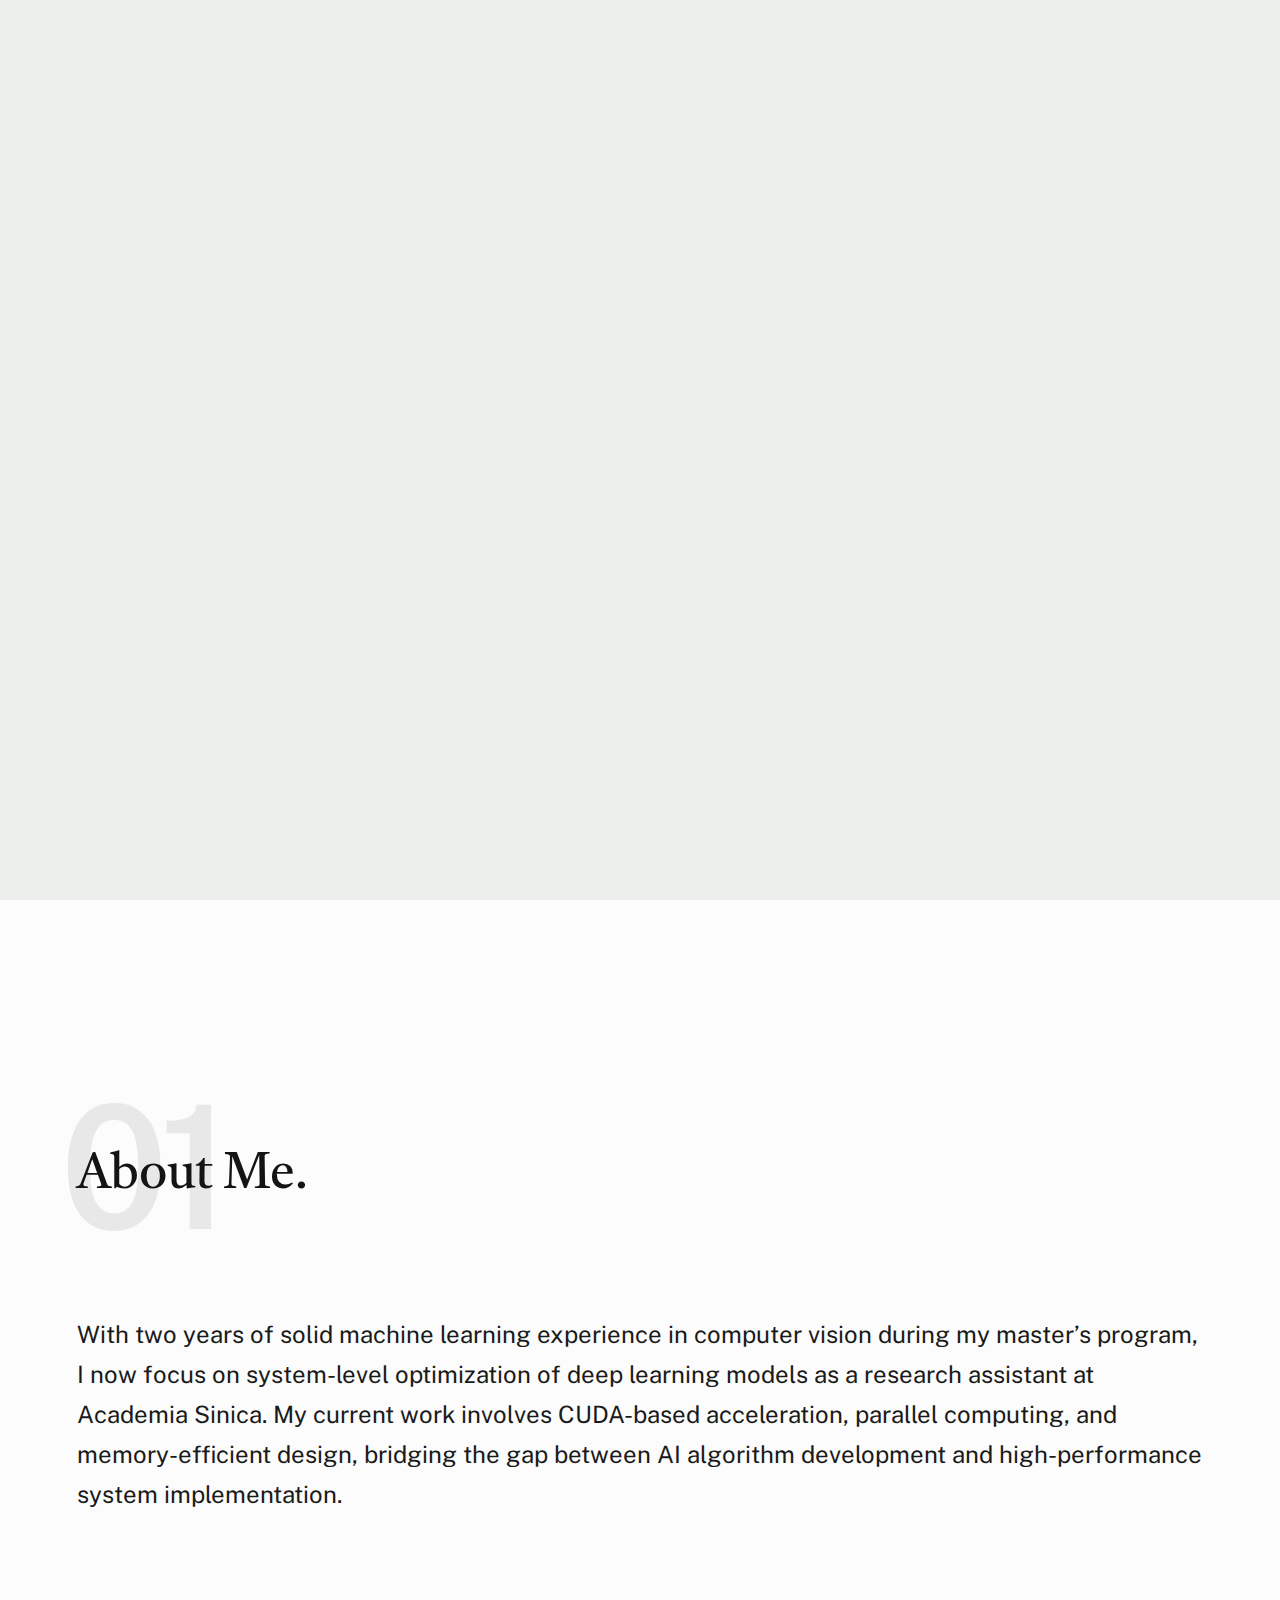
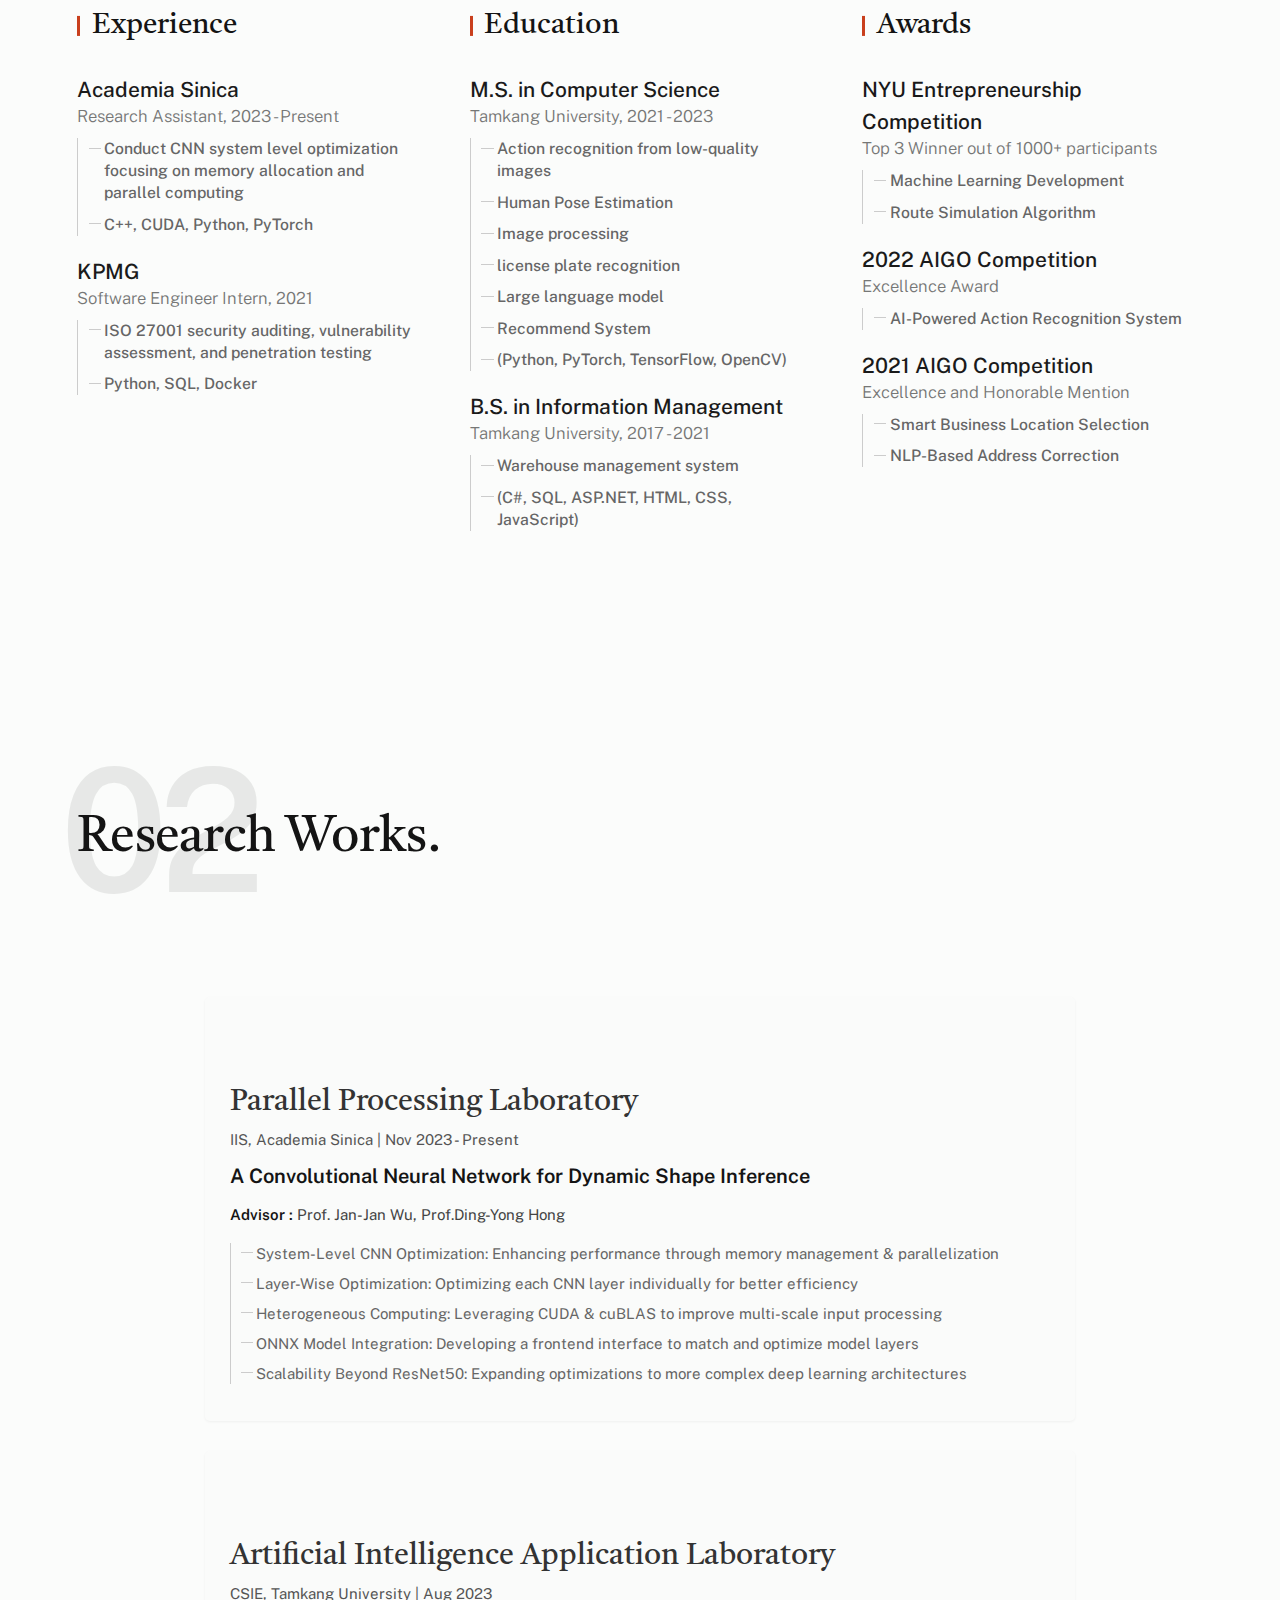
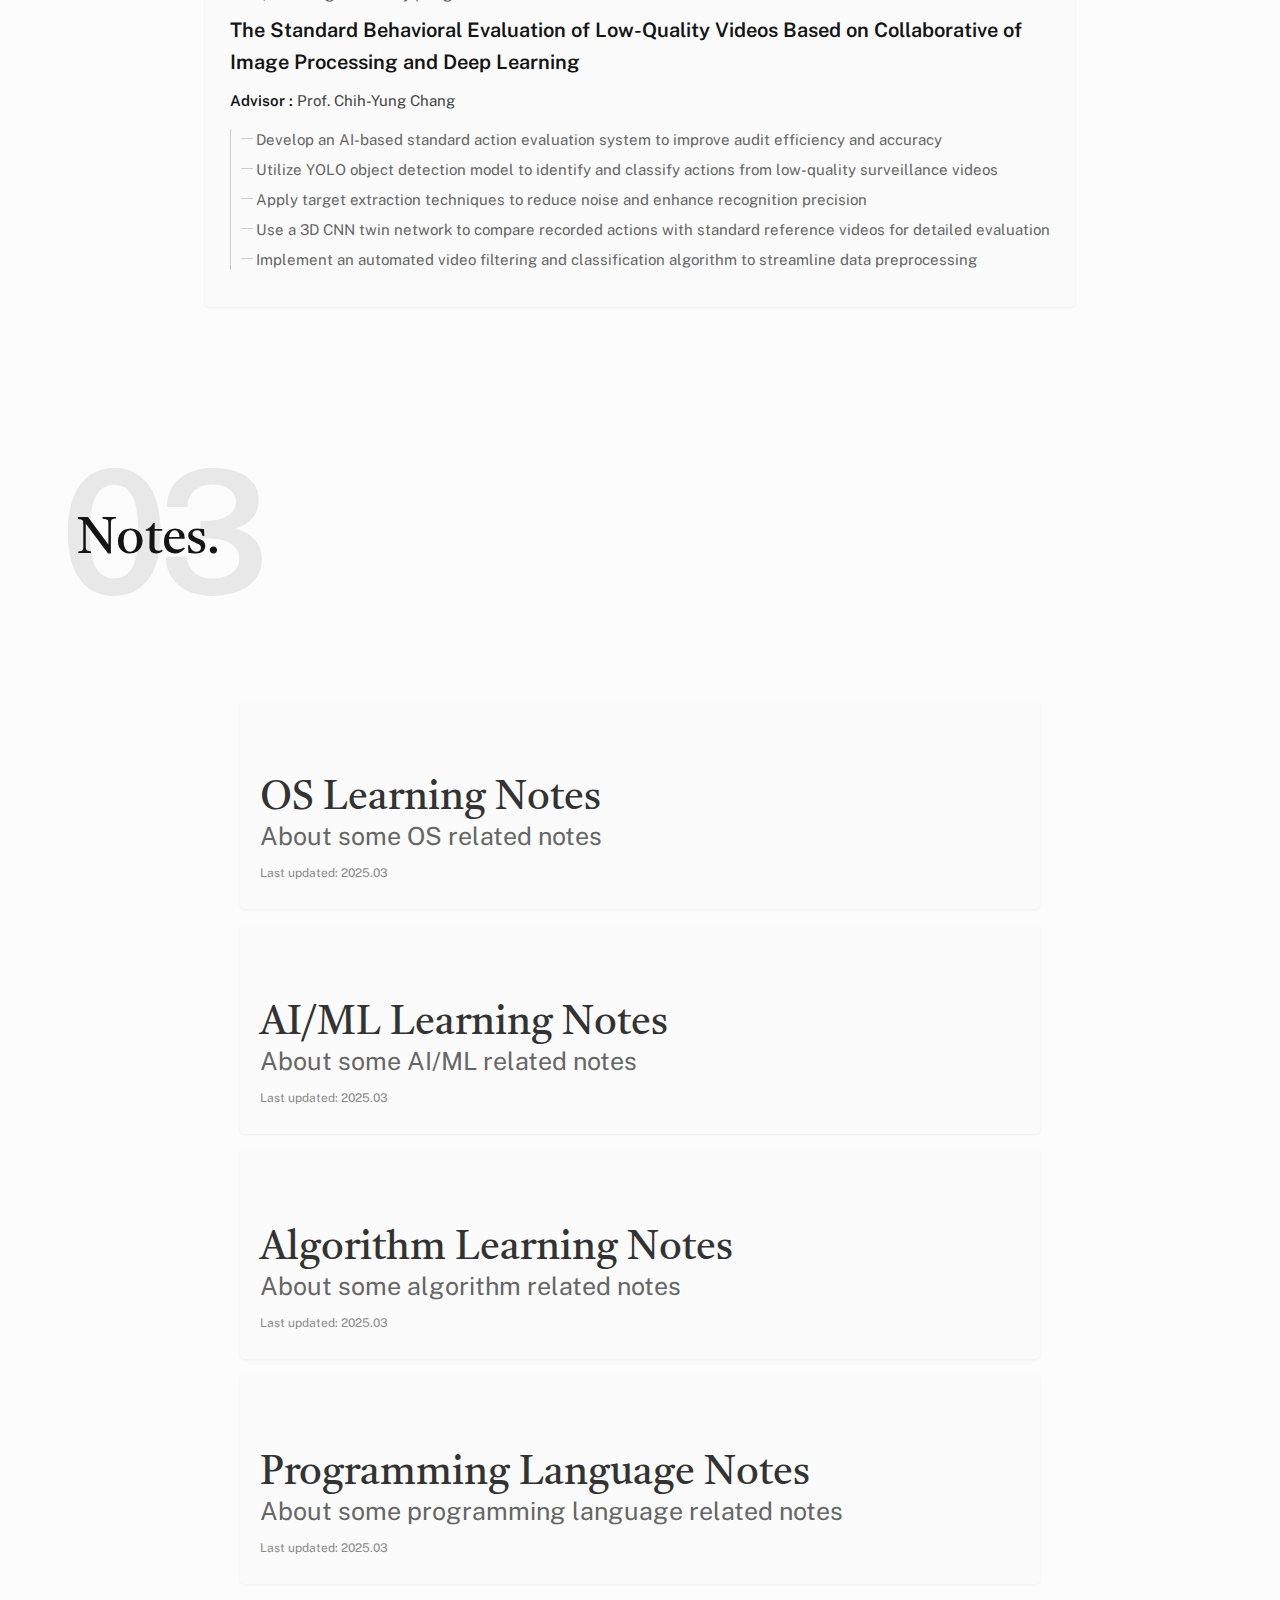
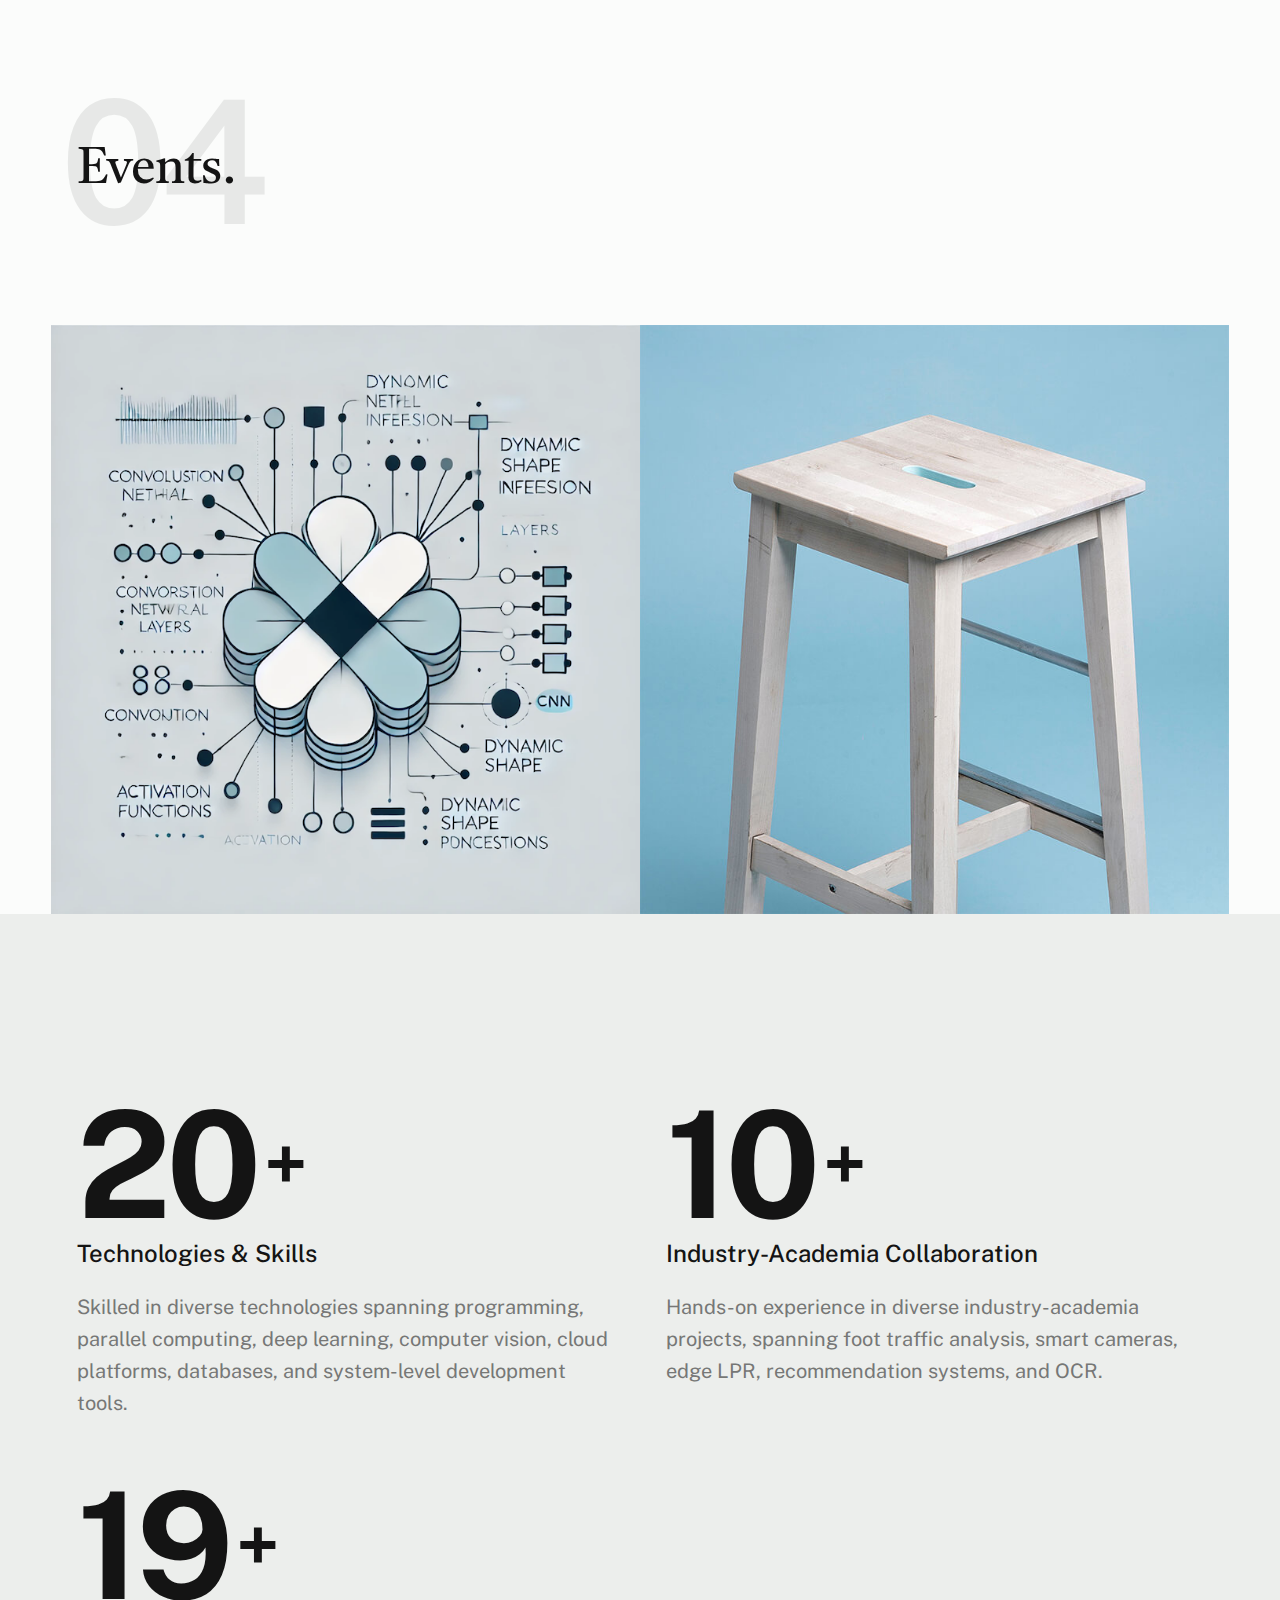
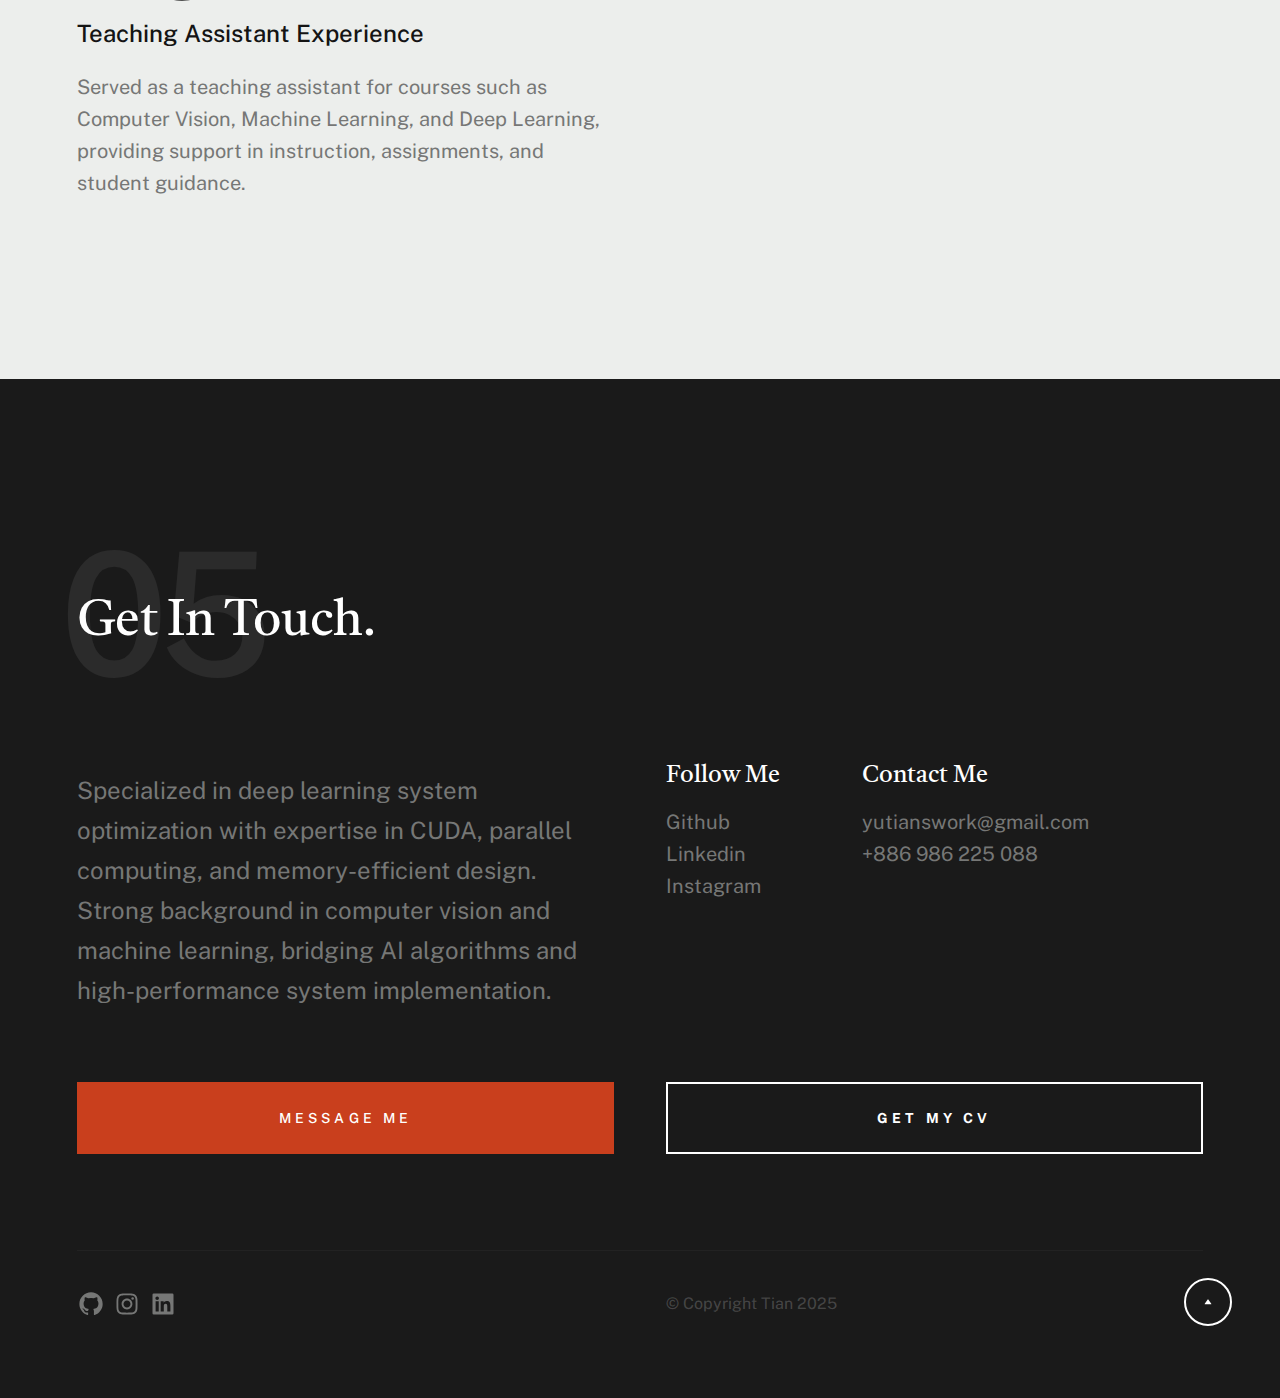
<file: index.html>
<!DOCTYPE html>
<html lang="en" class="no-js" >
<head>

    <!--- basic page needs
    ================================================== -->
    <meta charset="utf-8">
    <meta name="viewport" content="width=device-width, initial-scale=1">
    <title>Tian.</title>

    <script>
        document.documentElement.classList.remove('no-js');
        document.documentElement.classList.add('js');
    </script>

    <!-- CSS
    ================================================== -->
    <link rel="stylesheet" href="css/vendor.css">
    <link rel="stylesheet" href="css/styles.css">

    <!-- favicons
    ================================================== -->
    <link rel="apple-touch-icon" sizes="180x180" href="logo-touch180.png">
    <link rel="icon" type="image/png" sizes="32x32" href="logo32.png">
    <link rel="icon" type="image/png" sizes="16x16" href="logo16.png">
    <link rel="manifest" href="site.webmanifest">

</head>


<body id="top">

    
    <!-- preloader
    ================================================== -->
    <div id="preloader">
        <div id="loader" class="dots-fade">
            <div></div>
            <div></div>
            <div></div>
        </div>
    </div>


    <!-- page wrap
    ================================================== -->
    <div id="page" class="s-pagewrap">


        <!-- # site header 
        ================================================== -->
        <header class="s-header">
            <div class="row s-header__inner">

                <div class="s-header__block">
                    <div class="s-header__logo">
                        <a class="logo" href="index.html">
                            <span style="color: white; font-size: 30px; font-weight: 400; letter-spacing: -0.025em; font-family: 'Castoro', Serif; vertical-align: middle; line-height: 1.5; padding-top: 5px; display: inline-block;">Tian's website.</span>
                        </a>
                    </div>

                    <a class="s-header__menu-toggle" href="#0"><span>Menu</span></a>
                </div> <!-- end s-header__block -->

                <nav class="s-header__nav">    
                    <ul class="s-header__menu-links">
                        <li class="current"><a class="smoothscroll" href="#intro">Intro</a></li>
                        <li><a class="smoothscroll" href="#about">About</a></li>
                        <li><a class="smoothscroll" href="#works">Research Works</a></li>
                        <li><a class="smoothscroll" href="#notes">Notes</a></li>
                        <li><a class="smoothscroll" href="#events">Events</a></li>
                        <li><a class="smoothscroll" href="#footer">Contact</a></li>
                    </ul> <!-- s-header__menu-links -->    
                </nav> <!-- end s-header__nav -->

            </div> <!-- end s-header__inner -->
        </header> <!-- end s-header -->


        <!-- # intro
        ================================================== -->
        <section id="intro" class="s-intro target-section">

            <div class="row s-intro__content width-sixteen-col">
                <div class="column lg-12 s-intro__content-inner grid-block grid-16">
                    
                    <div class="s-intro__content-text">

                        <div class="s-intro__content-pretitle text-pretitle">Hello</div>
                        <h1 class="s-intro__content-title">
                        I'm Tian Inn <br>
                        a Research assistant <br>
                        focus on AI/ML
                        </h1>                            

                        <div class="s-intro__content-btns">
                            <a class="smoothscroll btn" href="#about">More About Me</a>
                            <a class="smoothscroll btn btn--stroke" href="#footer">Get In Touch</a>
                        </div> <!-- s-intro__content-btns -->   

                    </div> <!-- s-intro__content-text -->                     
                    
                </div> <!-- s-intro__content-inner -->  
            </div> <!-- s-intro__content -->

            <ul class="s-intro__social social-list">
                <li>
                    <a href="https://github.com/Tianswork">
                        <svg xmlns="http://www.w3.org/2000/svg" width="24" height="24" viewBox="0 0 24 24" style="fill: rgba(0, 0, 0, 1);transform: ;msFilter:;"><path fill-rule="evenodd" clip-rule="evenodd" d="M12.026 2c-5.509 0-9.974 4.465-9.974 9.974 0 4.406 2.857 8.145 6.821 9.465.499.09.679-.217.679-.481 0-.237-.008-.865-.011-1.696-2.775.602-3.361-1.338-3.361-1.338-.452-1.152-1.107-1.459-1.107-1.459-.905-.619.069-.605.069-.605 1.002.07 1.527 1.028 1.527 1.028.89 1.524 2.336 1.084 2.902.829.091-.645.351-1.085.635-1.334-2.214-.251-4.542-1.107-4.542-4.93 0-1.087.389-1.979 1.024-2.675-.101-.253-.446-1.268.099-2.64 0 0 .837-.269 2.742 1.021a9.582 9.582 0 0 1 2.496-.336 9.554 9.554 0 0 1 2.496.336c1.906-1.291 2.742-1.021 2.742-1.021.545 1.372.203 2.387.099 2.64.64.696 1.024 1.587 1.024 2.675 0 3.833-2.33 4.675-4.552 4.922.355.308.675.916.675 1.846 0 1.334-.012 2.41-.012 2.737 0 .267.178.577.687.479C19.146 20.115 22 16.379 22 11.974 22 6.465 17.535 2 12.026 2z"></path></svg>
                        <span class="u-screen-reader-text">Github</span>
                    </a>
                </li>
                <li>
                    <a href="https://www.linkedin.com/in/johnny-inn-61a460258/">
                        <svg xmlns="http://www.w3.org/2000/svg" width="24" height="24" viewBox="0 0 24 24" style="fill: rgba(0, 0, 0, 1);transform: ;msFilter:;"><path d="M20 3H4a1 1 0 0 0-1 1v16a1 1 0 0 0 1 1h16a1 1 0 0 0 1-1V4a1 1 0 0 0-1-1zM8.339 18.337H5.667v-8.59h2.672v8.59zM7.003 8.574a1.548 1.548 0 1 1 0-3.096 1.548 1.548 0 0 1 0 3.096zm11.335 9.763h-2.669V14.16c0-.996-.018-2.277-1.388-2.277-1.39 0-1.601 1.086-1.601 2.207v4.248h-2.667v-8.59h2.56v1.174h.037c.355-.675 1.227-1.387 2.524-1.387 2.704 0 3.203 1.778 3.203 4.092v4.71z"></path></svg>
                        <span class="u-screen-reader-text">Linkedin</span>
                    </a>
                </li>
                <li>
                    <a href="https://www.instagram.com/yutian0817/">
                        <svg xmlns="http://www.w3.org/2000/svg" width="24" height="24" viewBox="0 0 24 24" style="fill:rgba(0, 0, 0, 1);transform:;-ms-filter:"><path d="M11.999,7.377c-2.554,0-4.623,2.07-4.623,4.623c0,2.554,2.069,4.624,4.623,4.624c2.552,0,4.623-2.07,4.623-4.624 C16.622,9.447,14.551,7.377,11.999,7.377L11.999,7.377z M11.999,15.004c-1.659,0-3.004-1.345-3.004-3.003 c0-1.659,1.345-3.003,3.004-3.003s3.002,1.344,3.002,3.003C15.001,13.659,13.658,15.004,11.999,15.004L11.999,15.004z"></path><circle cx="16.806" cy="7.207" r="1.078"></circle><path d="M20.533,6.111c-0.469-1.209-1.424-2.165-2.633-2.632c-0.699-0.263-1.438-0.404-2.186-0.42 c-0.963-0.042-1.268-0.054-3.71-0.054s-2.755,0-3.71,0.054C7.548,3.074,6.809,3.215,6.11,3.479C4.9,3.946,3.945,4.902,3.477,6.111 c-0.263,0.7-0.404,1.438-0.419,2.186c-0.043,0.962-0.056,1.267-0.056,3.71c0,2.442,0,2.753,0.056,3.71 c0.015,0.748,0.156,1.486,0.419,2.187c0.469,1.208,1.424,2.164,2.634,2.632c0.696,0.272,1.435,0.426,2.185,0.45 c0.963,0.042,1.268,0.055,3.71,0.055s2.755,0,3.71-0.055c0.747-0.015,1.486-0.157,2.186-0.419c1.209-0.469,2.164-1.424,2.633-2.633 c0.263-0.7,0.404-1.438,0.419-2.186c0.043-0.962,0.056-1.267,0.056-3.71s0-2.753-0.056-3.71C20.941,7.57,20.801,6.819,20.533,6.111z M19.315,15.643c-0.007,0.576-0.111,1.147-0.311,1.688c-0.305,0.787-0.926,1.409-1.712,1.711c-0.535,0.199-1.099,0.303-1.67,0.311 c-0.95,0.044-1.218,0.055-3.654,0.055c-2.438,0-2.687,0-3.655-0.055c-0.569-0.007-1.135-0.112-1.669-0.311 c-0.789-0.301-1.414-0.923-1.719-1.711c-0.196-0.534-0.302-1.099-0.311-1.669c-0.043-0.95-0.053-1.218-0.053-3.654 c0-2.437,0-2.686,0.053-3.655c0.007-0.576,0.111-1.146,0.311-1.687c0.305-0.789,0.93-1.41,1.719-1.712 c0.534-0.198,1.1-0.303,1.669-0.311c0.951-0.043,1.218-0.055,3.655-0.055c2.437,0,2.687,0,3.654,0.055 c0.571,0.007,1.135,0.112,1.67,0.311c0.786,0.303,1.407,0.925,1.712,1.712c0.196,0.534,0.302,1.099,0.311,1.669 c0.043,0.951,0.054,1.218,0.054,3.655c0,2.436,0,2.698-0.043,3.654H19.315z"></path></svg>
                        <span class="u-screen-reader-text">Instagram</span>
                    </a>
                </li>
            </ul> <!-- end s-intro__social -->

            <div class="s-intro__content-media">                               
                <img src="images/intro-tian2.jpg" srcset="images/intro-tian2.jpg 1x, images/intro-tian2.jpg 2x" alt="">
            </div> <!-- s-intro__content-media -->                

            <div class="s-intro__btn-download">
                <a class="btn btn--stroke" href="JohnnyInn-Resume.pdf">Get My CV</a>
            </div> <!-- end s-intro__btn-download -->
            
            <div class="s-intro__scroll-down">
                <a href="#about" class="smoothscroll">
                    <div class="scroll-icon">
                        <svg xmlns="http://www.w3.org/2000/svg" width="24" height="24" viewBox="0 0 24 24" style="fill: rgba(0, 0, 0, 1);transform: ;msFilter:;"><path d="M11.178 19.569a.998.998 0 0 0 1.644 0l9-13A.999.999 0 0 0 21 5H3a1.002 1.002 0 0 0-.822 1.569l9 13z"></path></svg>
                    </div>
                    <span class="scroll-text u-screen-reader-text">Scroll Down</span>
                </a>
            </div> <!-- s-intro__scroll-down -->

        </section> <!-- end s-intro -->


        <!-- # about
        ================================================== -->
        <section id="about" class="s-about target-section">

            <div class="row s-about__content">
                <div class="column xl-12">    
                    
                    <div class="section-header" data-num="01">
                        <h2 class="text-display-title">About Me.</h2>
                    </div> <!-- end section-header -->

                    <p class="attention-getter">
                        With two years of solid machine learning experience in computer vision during my master’s program, I now focus on system-level optimization of deep learning models as a research assistant at Academia Sinica. My current work involves CUDA-based acceleration, parallel computing, and memory-efficient design, bridging the gap between AI algorithm development and high-performance system implementation.
                    </p>

                    <div class="grid-list-items s-about__blocks">

                        <div class="grid-list-items__item s-about__block">
                            <h4 class="s-about__block-title">Experience</h4>
                            <ul class="s-about__list">
                                <li>
                                    Academia Sinica
                                    <span>Research Assistant, 2023 - Present</span>
                                    <div class="experience-branch">
                                        <div class="branch-item">Conduct CNN system level optimization<br>focusing on memory allocation and parallel computing</div>
                                        <div class="branch-item">C++, CUDA, Python, PyTorch</div>
                                    </div>
                                </li>
                                <li>
                                    KPMG
                                    <span>Software Engineer Intern, 2021</span>
                                    <div class="experience-branch">
                                        <div class="branch-item">ISO 27001 security auditing, vulnerability assessment, and penetration testing</div>
                                        <div class="branch-item">Python, SQL, Docker</div>
                                    </div>
                                </li>
                            </ul>
                        </div> <!--end s-about__block -->

                        <div class="grid-list-items__item s-about__block">
                            <h4 class="s-about__block-title">Education</h4>

                            <ul class="s-about__list">
                                <li>
                                    M.S. in Computer Science 
                                    <span>Tamkang University, 2021 - 2023</span>
                                    <div class="experience-branch">
                                        <div class="branch-item">Action recognition from low-quality images</div>
                                        <div class="branch-item">Human Pose Estimation </div>
                                        <div class="branch-item">Image processing</div>
                                        <div class="branch-item">license plate recognition</div>
                                        <div class="branch-item">Large language model</div>
                                        <div class="branch-item">Recommend System</div>
                                        <div class="branch-item">(Python, PyTorch, TensorFlow, OpenCV)</div>
                                    </div>
                                </li>
                                <li>
                                    B.S. in Information Management
                                    <span>Tamkang University, 2017 - 2021</span>
                                    <div class="experience-branch">
                                        <div class="branch-item">Warehouse management system</div>
                                        <div class="branch-item">(C#, SQL, ASP.NET, HTML, CSS, JavaScript)</div>
                                    </div>
                                </li>
                            </ul>
                        </div> <!--end s-about__block -->

                        <div class="grid-list-items__item s-about__block">
                            <h4 class="s-about__block-title">Awards</h4>

                            <ul class="s-about__list">
                                <li>
                                    <a href="https://www.metromeshmedia.com/">
                                        NYU Entrepreneurship Competition
                                        <span>Top 3 Winner out of 1000+ participants</span>
                                        <div class="experience-branch">
                                            <div class="branch-item">Machine Learning Development</div>
                                            <div class="branch-item">Route Simulation Algorithm</div>
                                        </div>
                                    </a>                                        
                                </li>
                                <li>
                                    <li>
                                        2022 AIGO Competition
                                        <span>Excellence Award</span>
                                        <div class="experience-branch">
                                            <div class="branch-item">AI-Powered Action Recognition System</div>
                                        </div>
                                    </li>
                                </li>
                                <li>
                                    <li>
                                        2021 AIGO Competition
                                        <span>Excellence and Honorable Mention</span>
                                        <div class="experience-branch">
                                            <div class="branch-item">Smart Business Location Selection</div>
                                            <div class="branch-item">NLP-Based Address Correction</div>
                                        </div>
                                    </li>
                                </li>
                            </ul>
                        </div> <!--end s-about__block -->
                        
                        

                    </div> <!-- grid-list-items -->

                </div> <!--end column -->
            </div> <!--end s-about__content -->
            
        </section> <!-- end s-about -->   



        <!-- # works
        ================================================== -->
        <section id="works" class="s-works target-section">

            <div class="row">
                <div class="column xl-12">
                    <div class="section-header" data-num="02">
                        <h2 class="text-display-title">Research Works.</h2>
                    </div> <!-- end section-header -->
                </div>
            </div>

            <div class="research-entries">

                <div class="research-entry">
                    <div class="research-entry__info">
                        <h4 class="research-entry__title">Parallel Processing Laboratory</h4>
                        <div class="research-entry__location">IIS, Academia Sinica   |   Nov 2023 - Present</div>
                        <div class="research-entry__topic">
                            <strong>A Convolutional Neural Network for Dynamic Shape Inference</strong>
                        </div>
                        <div class="research-entry__advisor">
                            <strong>Advisor : </strong>Prof. Jan-Jan Wu, Prof.Ding-Yong Hong
                        </div>
                        
                        <div class="experience-branch">
                            <div class="branch-item">System-Level CNN Optimization: Enhancing performance through memory management & parallelization</div>
                            <div class="branch-item">Layer-Wise Optimization: Optimizing each CNN layer individually for better efficiency</div>
                            <div class="branch-item">Heterogeneous Computing: Leveraging CUDA & cuBLAS to improve multi-scale input processing</div>
                            <div class="branch-item">ONNX Model Integration: Developing a frontend interface to match and optimize model layers</div>
                            <div class="branch-item">Scalability Beyond ResNet50: Expanding optimizations to more complex deep learning architectures</div>
                        </div>
                    </div>
                </div> <!-- research-entry -->
        
                <div class="research-entry">
                    <div class="research-entry__info">
                        <h4 class="research-entry__title">Artificial Intelligence Application Laboratory</h4>
                        <div class="research-entry__location">CSIE, Tamkang University   |   Aug 2023</div>
                        <div class="research-entry__topic">
                            <strong>The Standard Behavioral Evaluation of Low-Quality Videos Based on Collaborative of Image Processing and Deep Learning</strong>
                        </div>
                        <div class="research-entry__advisor">
                            <strong>Advisor : </strong>Prof. Chih-Yung Chang
                        </div>
                        
                        <div class="experience-branch">
                            <div class="branch-item">Develop an AI-based standard action evaluation system to improve audit efficiency and accuracy</div>
                            <div class="branch-item">Utilize YOLO object detection model to identify and classify actions from low-quality surveillance videos</div>
                            <div class="branch-item">Apply target extraction techniques to reduce noise and enhance recognition precision</div>
                            <div class="branch-item">Use a 3D CNN twin network to compare recorded actions with standard reference videos for detailed
                                evaluation</div>
                            <div class="branch-item">Implement an automated video filtering and classification algorithm to streamline data preprocessing</div>
                        </div>
                    </div>
                </div> <!-- research-entry -->
            </div> <!-- research entries -->
            <div class="clearfix" style="clear:both; height:50px;"></div>
        </section> <!-- end s-works -->


        <!-- # Notes
        ================================================== -->
        <section id="notes" class="s-notes target-section">
            <div class="row">
                <div class="column xl-12">
                    <div class="section-header" data-num="03">
                        <h2 class="text-display-title">Notes.</h2>
                    </div> <!-- end section-header -->
                    
                    <div class="notes-entries">
                        <div class="note-entry">
                            <a href="https://hackmd.io/@JbAKWbIZRdyxgq5TvEMskA/HylWX1V6kl" class="note-link">
                                <h4 class="note-title">OS Learning Notes</h4>
                                <div class="note-description">About some OS related notes</div>
                                <div class="note-meta">Last updated: 2025.03</div>
                            </a>
                        </div>
                        <div class="note-entry">
                            <a href="https://hackmd.io/@JbAKWbIZRdyxgq5TvEMskA/r1fK8Vzp1l" class="note-link">
                                <h4 class="note-title">AI/ML Learning Notes</h4>
                                <div class="note-description">About some AI/ML related notes</div>
                                <div class="note-meta">Last updated: 2025.03</div>
                            </a>
                        </div>
                        <div class="note-entry">
                            <a href="https://hackmd.io/@JbAKWbIZRdyxgq5TvEMskA/B1ImQy4Tye" class="note-link">
                                <h4 class="note-title">Algorithm Learning Notes</h4>
                                <div class="note-description">About some algorithm related notes</div>
                                <div class="note-meta">Last updated: 2025.03</div>
                            </a>
                        </div>
                        <div class="note-entry">
                            <a href="https://hackmd.io/@JbAKWbIZRdyxgq5TvEMskA/HyKtzyET1e" class="note-link">
                                <h4 class="note-title">Programming Language Notes</h4>
                                <div class="note-description">About some programming language related notes</div>
                                <div class="note-meta">Last updated: 2025.03</div>
                            </a>
                        </div>
                    </div>
                </div>
            </div>
        </section> <!-- end s-notes -->

        <!-- # events
        ================================================== -->
        <section id="events" class="s-events target-section">

            <div class="row">
                <div class="column xl-12">
                    <div class="section-header" data-num="04">
                        <h2 class="text-display-title">Events.</h2>
                    </div> <!-- end section-header -->
                </div>
            </div>

            <div class="row folio-entries">

                <div class="column entry">
                    <a href="images/folio/gallery/g-rs1.png" class="entry__link glightbox" data-glightbox="title: Continue...; description: .entry__desc-01">
                        <div class="entry__thumb">
                            <img src="images/folio/rs1.png" srcset="images/folio/rs1.png 1x, images/folio/rs1@2x.png 2x" alt="">
                        </div>
                        <div class="entry__info">
                            <h4 class="entry__title">Continue...</h4>
                            <div class="entry__cat">Continue...</div>
                        </div>
                    </a>

                    <div class="glightbox-desc entry__desc-01">
                        <p>
                            Continue...
                        <a href="https://www.behance.net/">Project Link</a>.
                        </p>
                    </div>
                </div> <!-- entry -->

                <div class="column entry">
                    <a href="images/folio/gallery/g-woodcraft.jpg" class="entry__link glightbox" data-glightbox="title: Continue...; description: .entry__desc-02">
                        <div class="entry__thumb">
                            <img src="images/folio/woodcraft.jpg" srcset="images/folio/woodcraft.jpg 1x, images/folio/woodcraft@2x.jpg 2x" alt="">
                        </div>
                        <div class="entry__info">
                            <h4 class="entry__title">Continue...</h4>
                            <div class="entry__cat">Continue...</div>
                        </div>
                    </a>

                    <div class="glightbox-desc entry__desc-02">
                        <p>
                        Continue...
                        <a href="https://www.behance.net/">Project Link</a>.
                        </p>
                    </div>
                </div> <!-- entry -->

            </div> <!-- folio entries -->
        </section> <!-- end s-events -->

        <!-- # numbers
        ================================================== -->
        <section id="numbers" class="s-numbers">

            <div class="row counter-items">

                <div class="column counter-items__item">
                    <div class="num">
                        20
                        <span>+</span>
                    </div>
                    <h5>Technologies & Skills</h5>
                    <p>
                        Skilled in diverse technologies spanning programming, parallel computing, deep learning, computer vision, cloud platforms, databases, and system-level development tools.
                    </p>
                </div> <!-- end counter-items__item -->

                <div class="column counter-items__item">
                    <div class="num">
                        10
                        <span>+</span>
                    </div>
                    <h5>Industry-Academia Collaboration</h5>
                    <p>
                    Hands-on experience in diverse industry-academia projects, spanning foot traffic analysis, smart cameras, edge LPR, recommendation systems, and OCR.
                    </p>
                </div> <!-- end counter-items__item -->

                <div class="column counter-items__item">
                    <div class="num">
                        19
                        <span>+</span>
                    </div>
                    <h5>Teaching Assistant Experience</h5>
                    <p>
                        Served as a teaching assistant for courses such as Computer Vision, Machine Learning, and Deep Learning, providing support in instruction, assignments, and student guidance.
                    </p>
                </div> <!-- end counter-items__item -->


            </div>  <!-- end counter-items -->

        </section> <!-- end s-numbers -->


        <!-- # footer 
        ================================================== -->
        <footer id="footer" class="s-footer target-section">

            <div class="row">
                <div class="column lg-12">
                    <div class="section-header light-on-dark" data-num="05">
                        <h2 class="text-display-title">Get In Touch.</h2>
                    </div> <!-- end section-header -->
                </div>
            </div>

            <div class="row s-footer__content">

                <div class="column xl-6 md-12 s-footer__block s-footer__about">                    
                    <p class="attention-getter">
                        Specialized in deep learning system optimization with expertise in CUDA, parallel computing, and memory-efficient design. Strong background in computer vision and machine learning, bridging AI algorithms and high-performance system implementation.
                    </p>               
                </div> <!-- end section-footer__about -->

                <div class="column xl-6 md-12 s-footer__block s-footer__site-links">
                    <div class="row">
                        <div class="column xl-4 lg-5 md-6 tab-12">
                            <h5>Follow Me</h5>
                            <ul class="link-list">
                                <li><a href="https://github.com/Tianswork">Github</a></li>
                                <li><a href="https://www.linkedin.com/in/johnny-inn-61a460258/">Linkedin</a></li>
                                <li><a href="https://www.instagram.com/yutian0817/">Instagram</a></li>
                            </ul>
                        </div>
                        <div class="column xl-6 md-6 tab-12">
                            <h5>Contact Me</h5>
                            <ul class="link-list">
                                <li><a href="mailto:yutianswork@gmail.com">yutianswork@gmail.com</a></li>
                                <li><a href="tel:+886 986 225 088">+886 986 225 088</a></li>
                            </ul> 
                        </div>
                    </div>                    
                </div> <!-- end section-footer__site-links -->

            </div> <!-- end section-footer__content -->


            <div class="row s-footer__buttons">
               
                <div class="column xl-6 tab-12">
                    <a href="mailto:yutianswork@gmail.com" class="btn btn--primary btn--large u-fullwidth">Message Me</a>
                </div>
          
                <div class="column xl-6 tab-12">                    
                    <a href="JohnnyInn-Resume.pdf" class="btn btn--stroke btn--large u-fullwidth">Get My CV</a>
                </div>
            
            </div> <!-- end section-footer__buttons -->              
            
            <div class="row s-footer__bottom">
                
                <div class="column xl-6 lg-12">
                    <ul class="s-footer__social social-list">
                        <li>
                            <a href="https://github.com/Tianswork">
                                <svg xmlns="http://www.w3.org/2000/svg" width="24" height="24" viewBox="0 0 24 24" style="fill: rgba(0, 0, 0, 1);transform: ;msFilter:;"><path fill-rule="evenodd" clip-rule="evenodd" d="M12.026 2c-5.509 0-9.974 4.465-9.974 9.974 0 4.406 2.857 8.145 6.821 9.465.499.09.679-.217.679-.481 0-.237-.008-.865-.011-1.696-2.775.602-3.361-1.338-3.361-1.338-.452-1.152-1.107-1.459-1.107-1.459-.905-.619.069-.605.069-.605 1.002.07 1.527 1.028 1.527 1.028.89 1.524 2.336 1.084 2.902.829.091-.645.351-1.085.635-1.334-2.214-.251-4.542-1.107-4.542-4.93 0-1.087.389-1.979 1.024-2.675-.101-.253-.446-1.268.099-2.64 0 0 .837-.269 2.742 1.021a9.582 9.582 0 0 1 2.496-.336 9.554 9.554 0 0 1 2.496.336c1.906-1.291 2.742-1.021 2.742-1.021.545 1.372.203 2.387.099 2.64.64.696 1.024 1.587 1.024 2.675 0 3.833-2.33 4.675-4.552 4.922.355.308.675.916.675 1.846 0 1.334-.012 2.41-.012 2.737 0 .267.178.577.687.479C19.146 20.115 22 16.379 22 11.974 22 6.465 17.535 2 12.026 2z"></path></svg>
                                <span class="u-screen-reader-text">Github</span>
                            </a>
                        </li>
                        <li>
                            <a href="https://www.instagram.com/yutian0817/">
                                <svg xmlns="http://www.w3.org/2000/svg" width="24" height="24" viewBox="0 0 24 24" style="fill:rgba(0, 0, 0, 1);transform:;-ms-filter:"><path d="M11.999,7.377c-2.554,0-4.623,2.07-4.623,4.623c0,2.554,2.069,4.624,4.623,4.624c2.552,0,4.623-2.07,4.623-4.624 C16.622,9.447,14.551,7.377,11.999,7.377L11.999,7.377z M11.999,15.004c-1.659,0-3.004-1.345-3.004-3.003 c0-1.659,1.345-3.003,3.004-3.003s3.002,1.344,3.002,3.003C15.001,13.659,13.658,15.004,11.999,15.004L11.999,15.004z"></path><circle cx="16.806" cy="7.207" r="1.078"></circle><path d="M20.533,6.111c-0.469-1.209-1.424-2.165-2.633-2.632c-0.699-0.263-1.438-0.404-2.186-0.42 c-0.963-0.042-1.268-0.054-3.71-0.054s-2.755,0-3.71,0.054C7.548,3.074,6.809,3.215,6.11,3.479C4.9,3.946,3.945,4.902,3.477,6.111 c-0.263,0.7-0.404,1.438-0.419,2.186c-0.043,0.962-0.056,1.267-0.056,3.71c0,2.442,0,2.753,0.056,3.71 c0.015,0.748,0.156,1.486,0.419,2.187c0.469,1.208,1.424,2.164,2.634,2.632c0.696,0.272,1.435,0.426,2.185,0.45 c0.963,0.042,1.268,0.055,3.71,0.055s2.755,0,3.71-0.055c0.747-0.015,1.486-0.157,2.186-0.419c1.209-0.469,2.164-1.424,2.633-2.633 c0.263-0.7,0.404-1.438,0.419-2.186c0.043-0.962,0.056-1.267,0.056-3.71s0-2.753-0.056-3.71C20.941,7.57,20.801,6.819,20.533,6.111z M19.315,15.643c-0.007,0.576-0.111,1.147-0.311,1.688c-0.305,0.787-0.926,1.409-1.712,1.711c-0.535,0.199-1.099,0.303-1.67,0.311 c-0.95,0.044-1.218,0.055-3.654,0.055c-2.438,0-2.687,0-3.655-0.055c-0.569-0.007-1.135-0.112-1.669-0.311 c-0.789-0.301-1.414-0.923-1.719-1.711c-0.196-0.534-0.302-1.099-0.311-1.669c-0.043-0.95-0.053-1.218-0.053-3.654 c0-2.437,0-2.686,0.053-3.655c0.007-0.576,0.111-1.146,0.311-1.687c0.305-0.789,0.93-1.41,1.719-1.712 c0.534-0.198,1.1-0.303,1.669-0.311c0.951-0.043,1.218-0.055,3.655-0.055c2.437,0,2.687,0,3.654,0.055 c0.571,0.007,1.135,0.112,1.67,0.311c0.786,0.303,1.407,0.925,1.712,1.712c0.196,0.534,0.302,1.099,0.311,1.669 c0.043,0.951,0.054,1.218,0.054,3.655c0,2.436,0,2.698-0.043,3.654H19.315z"></path></svg>
                                <span class="u-screen-reader-text">Instagram</span>
                            </a>
                        </li>
                        <li>
                            <a href="https://www.linkedin.com/in/johnny-inn-61a460258/">
                                <svg xmlns="http://www.w3.org/2000/svg" width="24" height="24" viewBox="0 0 24 24" style="fill: rgba(0, 0, 0, 1);transform: ;msFilter:;"><path d="M20 3H4a1 1 0 0 0-1 1v16a1 1 0 0 0 1 1h16a1 1 0 0 0 1-1V4a1 1 0 0 0-1-1zM8.339 18.337H5.667v-8.59h2.672v8.59zM7.003 8.574a1.548 1.548 0 1 1 0-3.096 1.548 1.548 0 0 1 0 3.096zm11.335 9.763h-2.669V14.16c0-.996-.018-2.277-1.388-2.277-1.39 0-1.601 1.086-1.601 2.207v4.248h-2.667v-8.59h2.56v1.174h.037c.355-.675 1.227-1.387 2.524-1.387 2.704 0 3.203 1.778 3.203 4.092v4.71z"></path></svg>
                                <span class="u-screen-reader-text">Linkedin</span>
                            </a>
                        </li>
                    </ul> 
                </div> <!-- end section-footer__social -->

                <div class="column xl-6 lg-12">
                    <p class="ss-copyright">
                        <span>© Copyright Tian 2025</span> 
                    </p>
                </div>

            </div> <!-- end section-footer__bottom -->          

            <div class="ss-go-top">
                <a class="smoothscroll" title="Back to Top" href="#top">                 
                    <svg xmlns="http://www.w3.org/2000/svg" width="24" height="24" viewBox="0 0 24 24" style="fill: rgba(0, 0, 0, 1);transform: ;msFilter:;"><path d="M5.536 21.886a1.004 1.004 0 0 0 1.033-.064l13-9a1 1 0 0 0 0-1.644l-13-9A1 1 0 0 0 5 3v18a1 1 0 0 0 .536.886z"></path></svg>
                </a>                                
                <span>Back To Top</span>   
            </div> <!-- end ss-go-top -->
            
        </footer> <!-- end s-footer -->

    </div> <!-- end page-wrap -->


    <!-- Java Script
    ================================================== -->
    <script src="js/plugins.js"></script>
    <script src="js/main.js"></script>

</body>
</html>
</file>
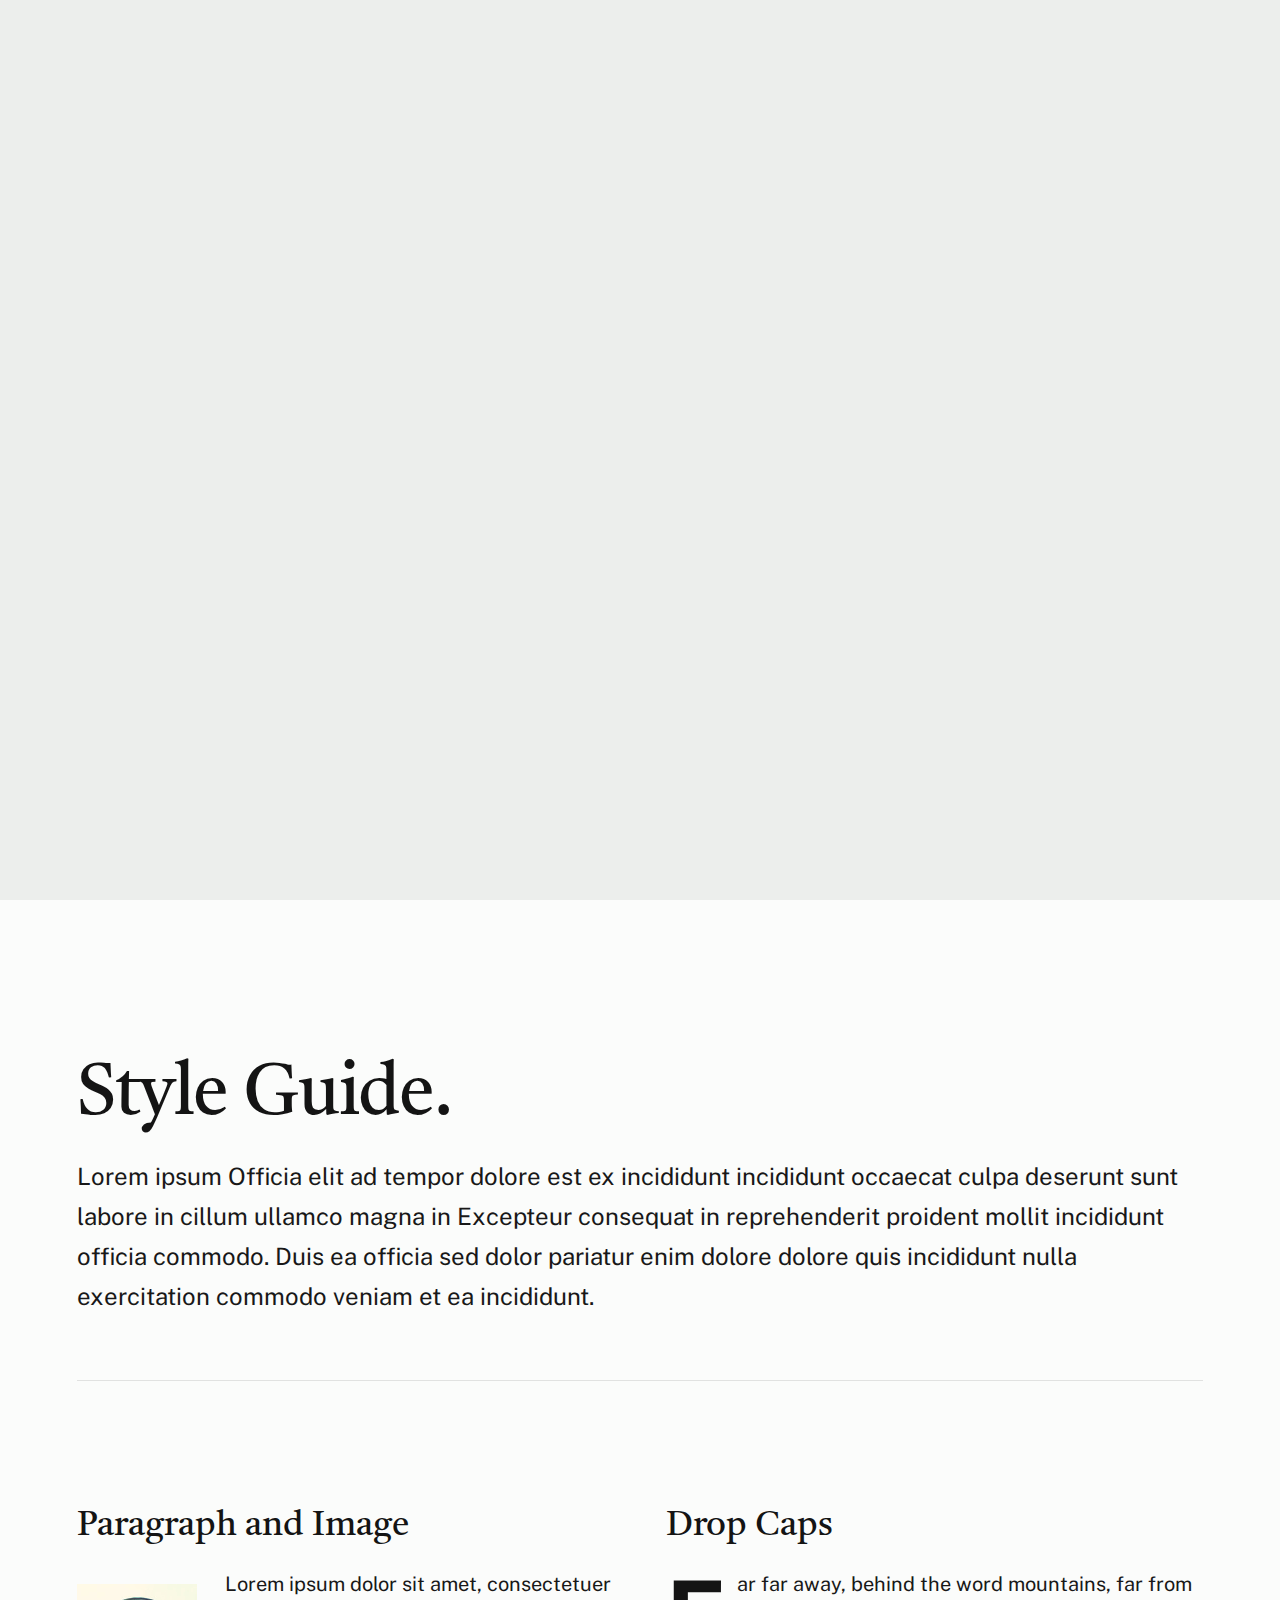
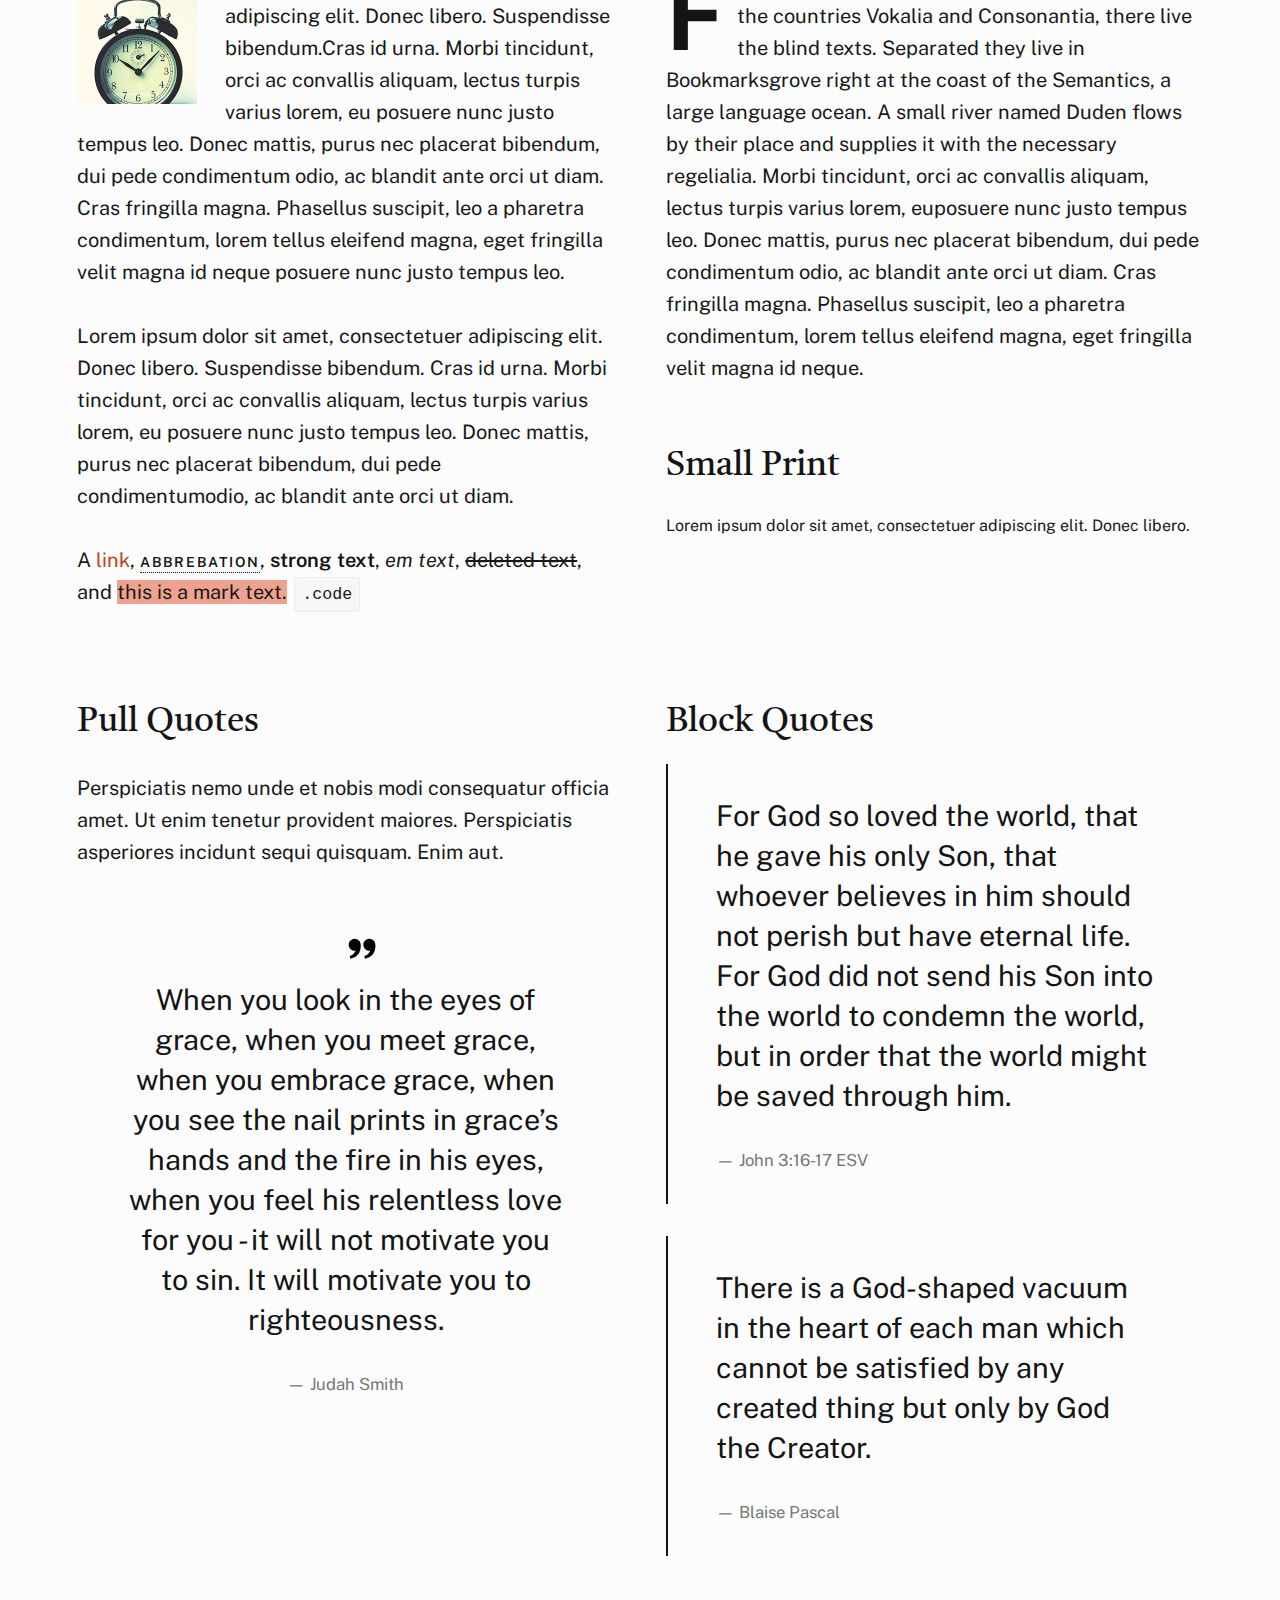
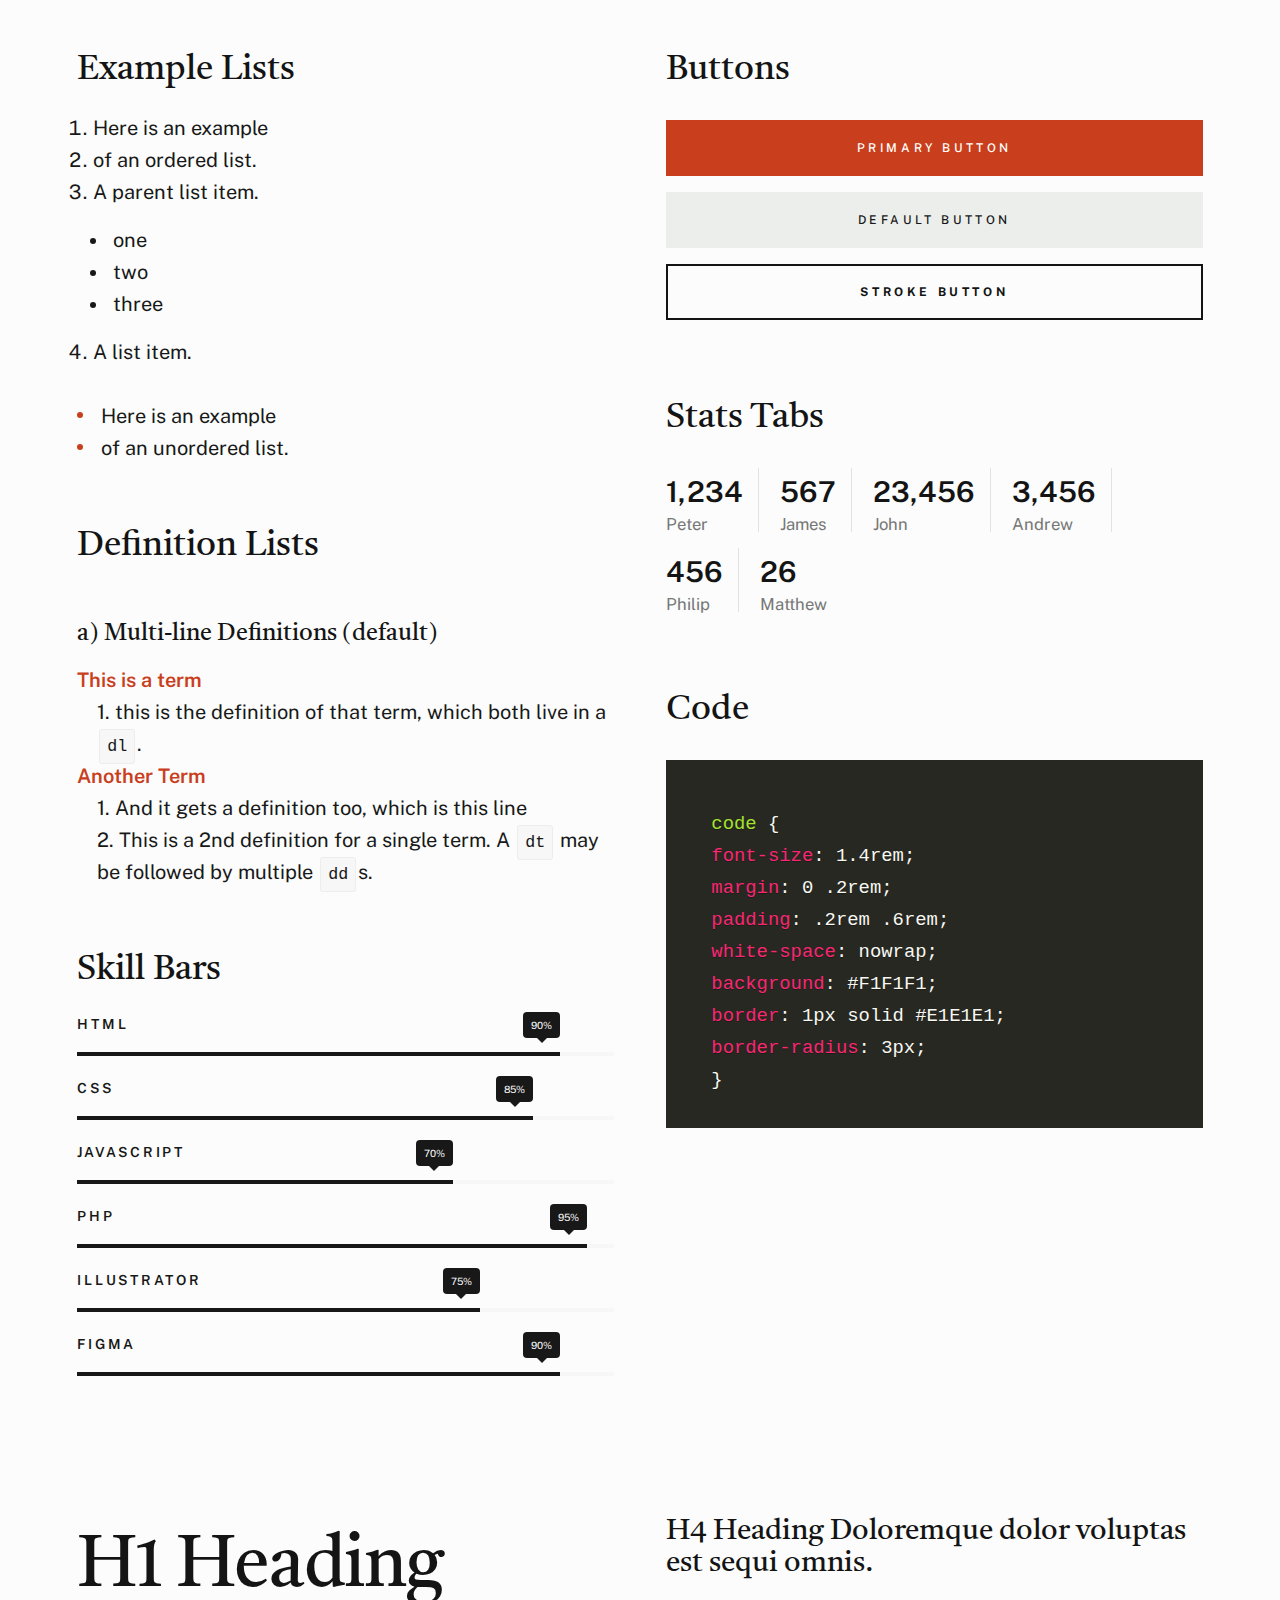
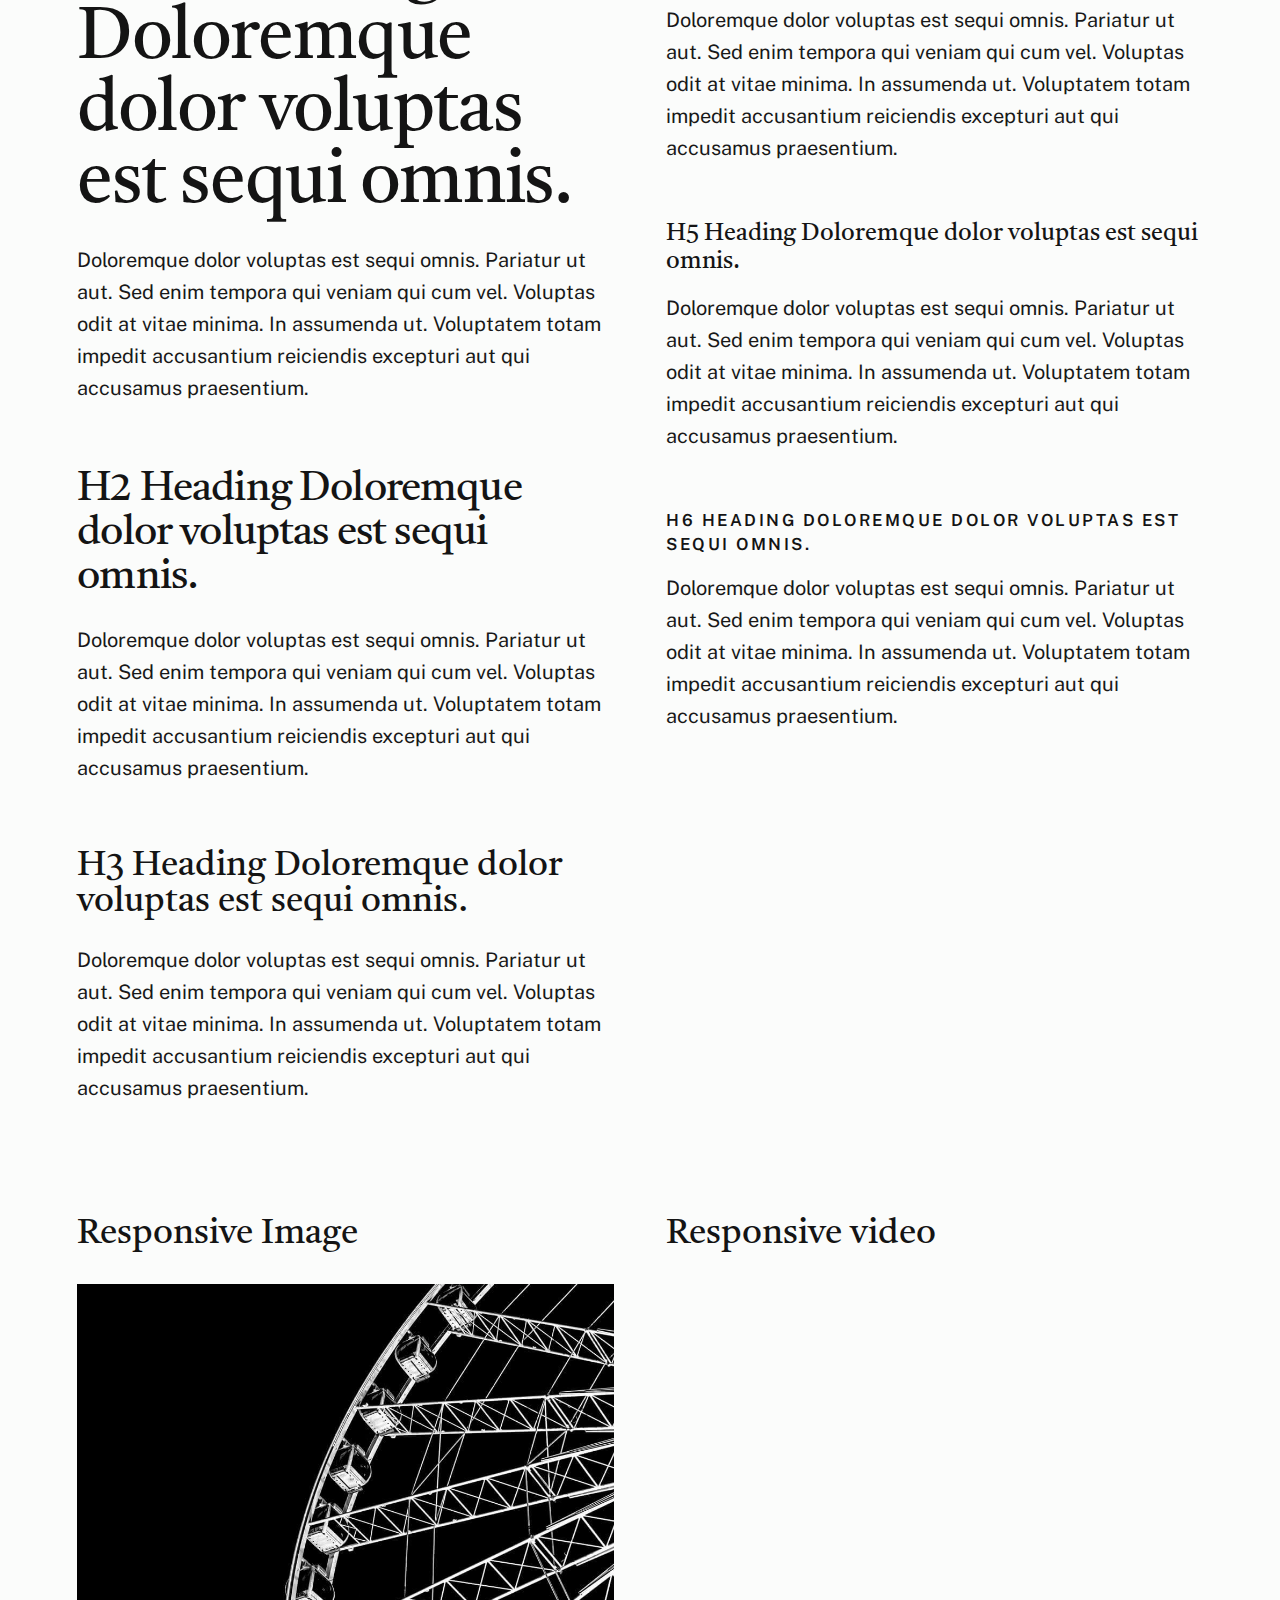
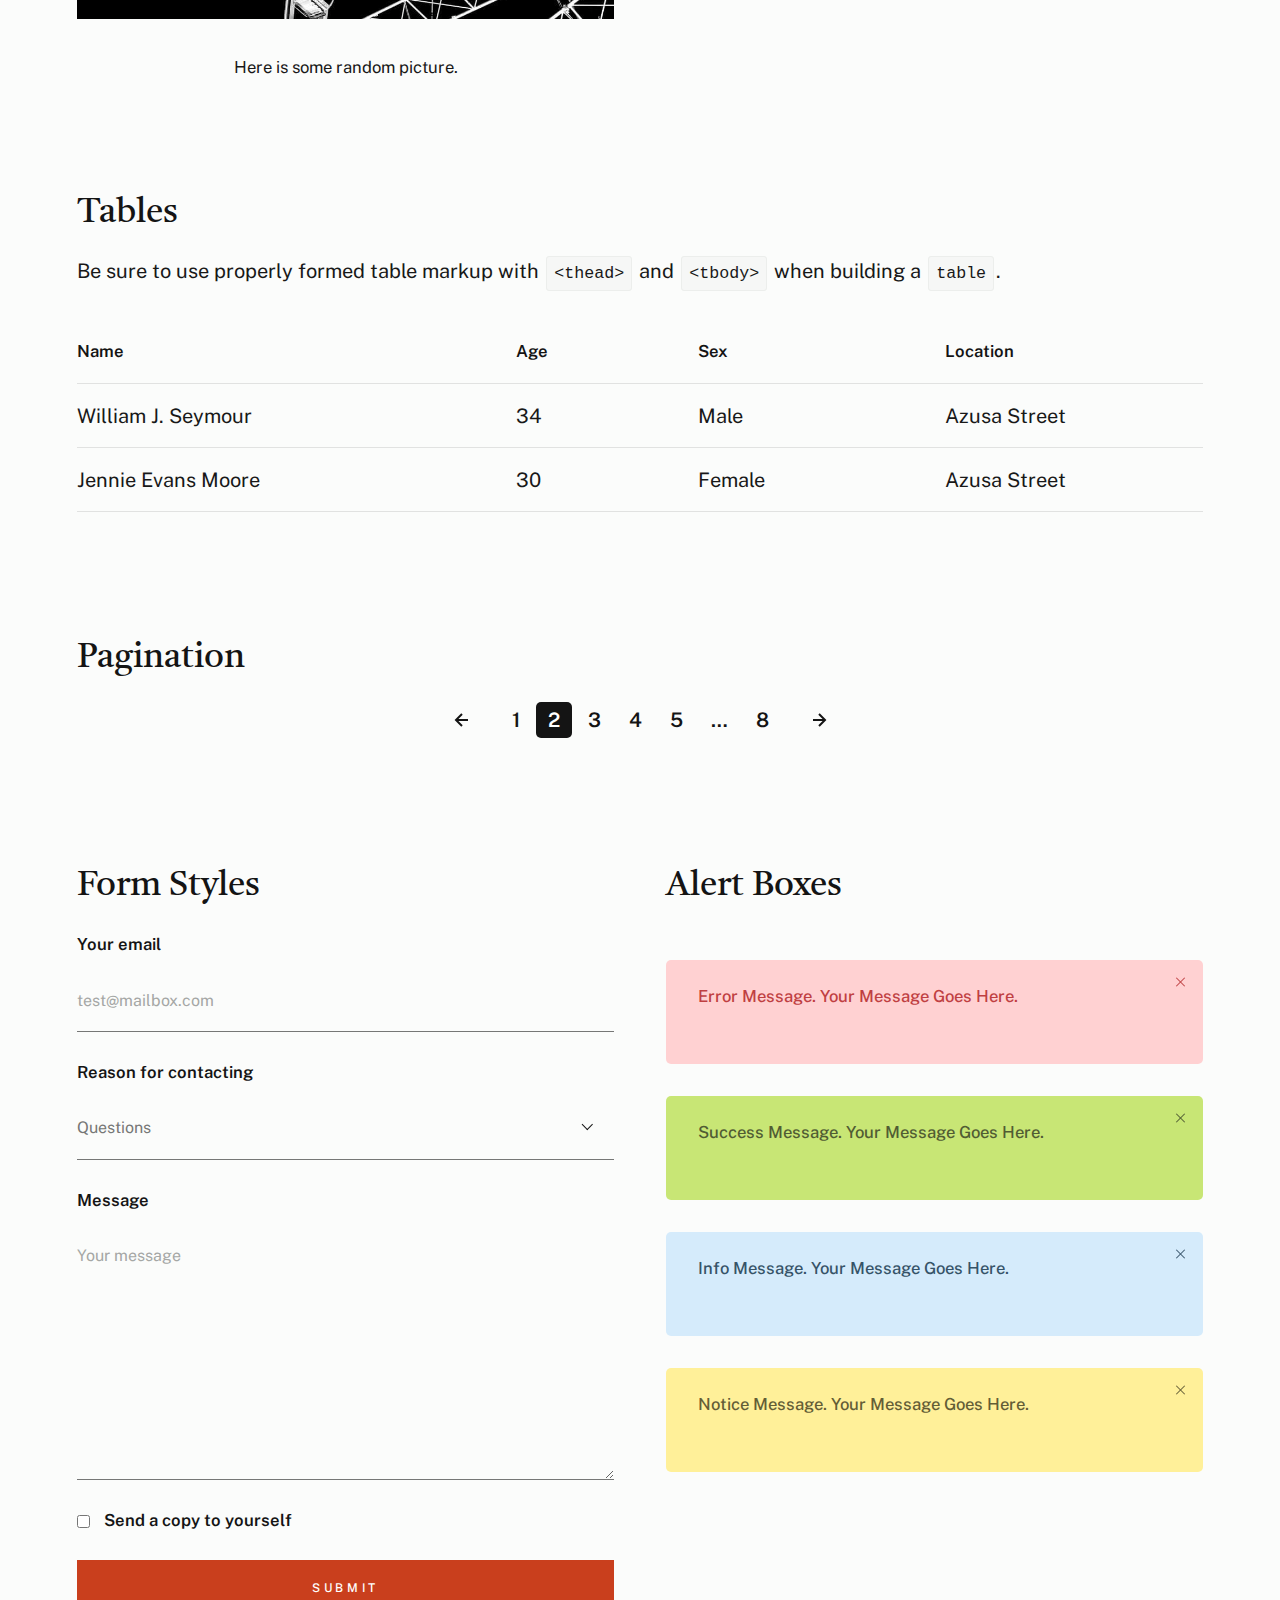
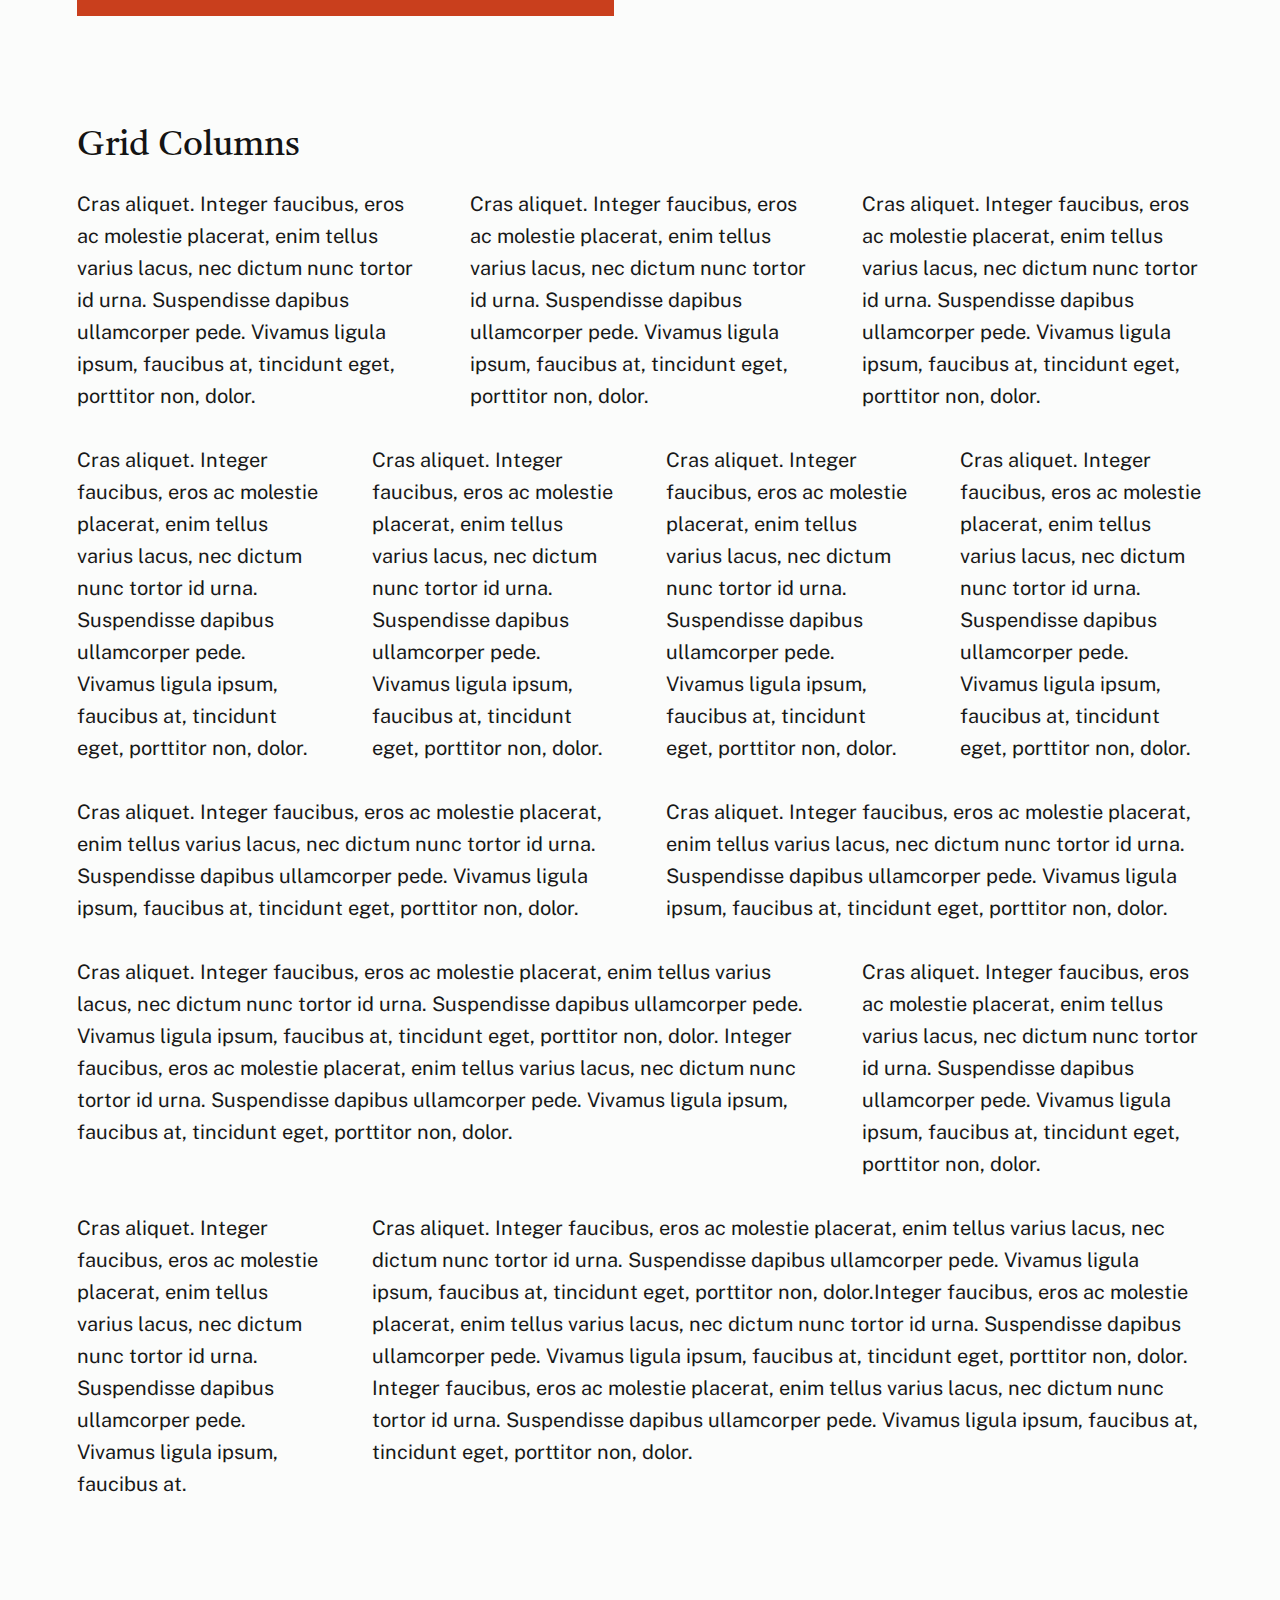
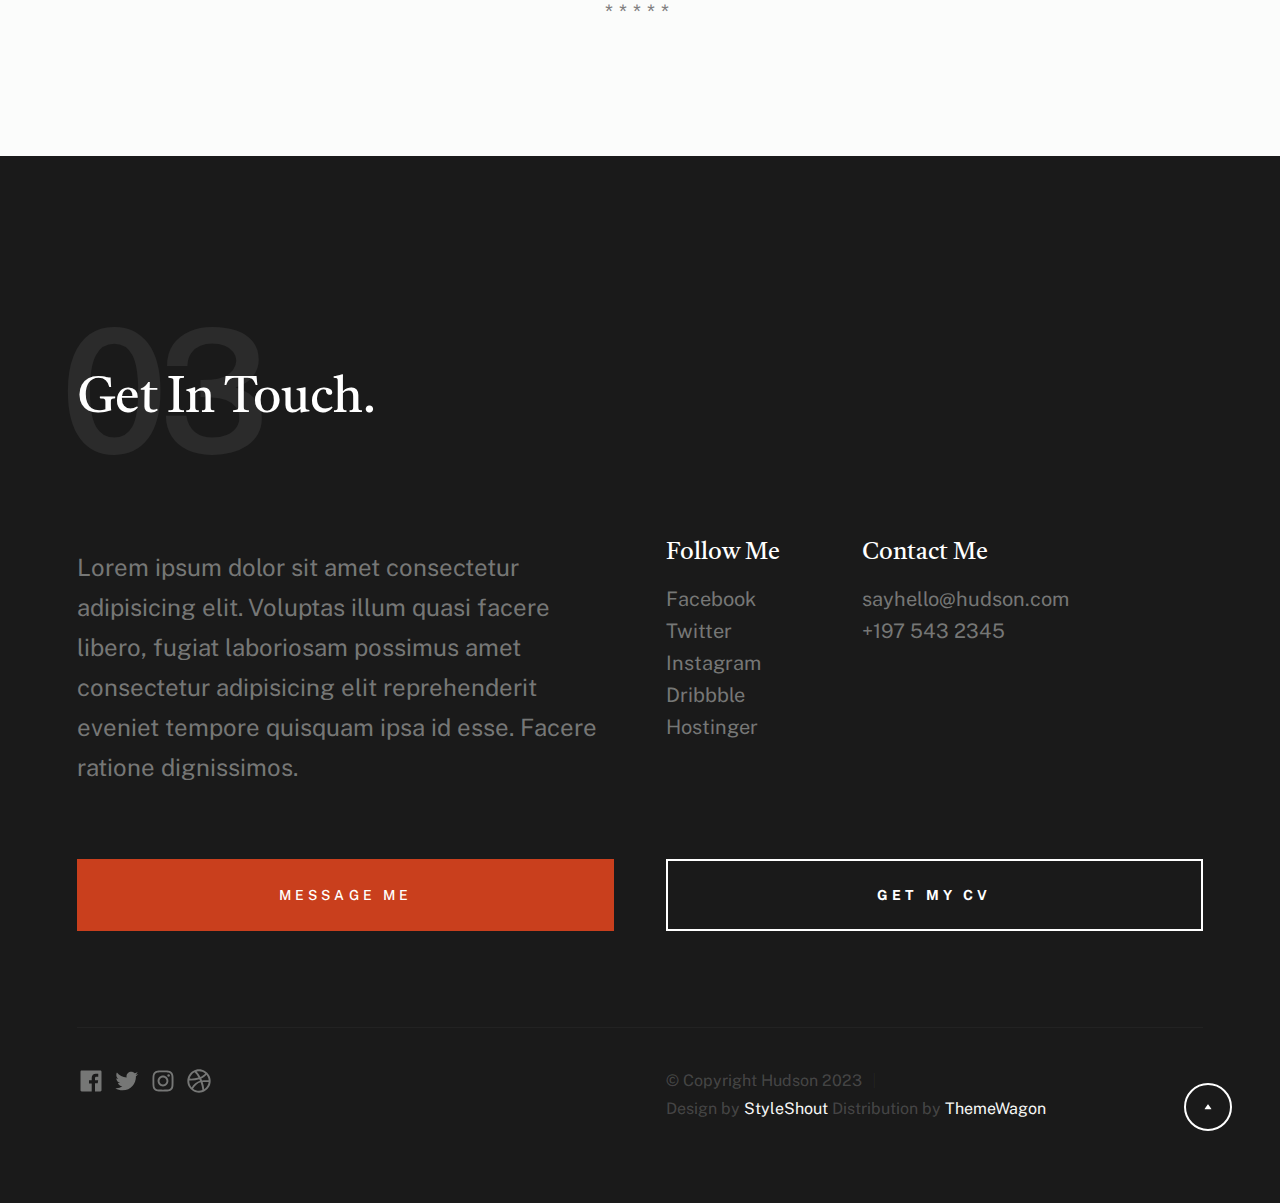
<file: styles.html>
<!DOCTYPE html>
<html lang="en" class="no-js" >
<head>

    <!--- basic page needs
    ================================================== -->
    <meta charset="utf-8">
    <meta name="viewport" content="width=device-width, initial-scale=1">
    <title>Styles - Hudson</title>

    <script>
        document.documentElement.classList.remove('no-js');
        document.documentElement.classList.add('js');
    </script>

    <!-- CSS
    ================================================== -->
    <link rel="stylesheet" href="css/vendor.css">
    <link rel="stylesheet" href="css/styles.css">

    <style type="text/css" media="screen">
        .s-styles {
            padding-top: var(--vspace-5);
            padding-bottom: var(--vspace-2);
            position: relative;
        }
        .s-styles .intro h1 {
            margin-top: 0;
        }
    </style>

    <!-- favicons
    ================================================== -->
    <link rel="apple-touch-icon" sizes="180x180" href="logo-touch180.png">
    <link rel="icon" type="image/png" sizes="32x32" href="logo32.png">
    <link rel="icon" type="image/png" sizes="16x16" href="logo16.png">
    <link rel="manifest" href="site.webmanifest">

</head>


<body id="top">

    
    <!-- preloader
    ================================================== -->
    <div id="preloader">
        <div id="loader" class="dots-fade">
            <div></div>
            <div></div>
            <div></div>
        </div>
    </div>


    <!-- page wrap
    ================================================== -->
    <div id="page" class="s-pagewrap">


        <!-- # site header 
        ================================================== -->
        <header class="s-header">
            <div class="row s-header__inner">

                <div class="s-header__block">
                    <div class="s-header__logo">
                        <a class="logo" href="index.html">
                            <img src="images/logo.svg" alt="Homepage">
                        </a>
                    </div>

                    <a class="s-header__menu-toggle" href="#0"><span>Menu</span></a>
                </div> <!-- end s-header__block -->

                <nav class="s-header__nav">    
                    <ul class="s-header__menu-links">
                        <li class="current"><a href="index.html">Intro</a></li>
                        <li><a href="index.html">About</a></li>
                        <li><a href="index.html">Works</a></li>
                        <li><a href="index.html">Contact</a></li>
                    </ul> <!-- s-header__menu-links -->    
                </nav> <!-- end s-header__nav -->

            </div> <!-- end s-header__inner -->
        </header> <!-- end s-header -->


        <!-- # intro
        ================================================== -->
        <section id="intro" class="s-intro">

            <div class="row s-intro__content width-sixteen-col">
                <div class="column lg-12 s-intro__content-inner grid-block grid-16">
                    
                    <div class="s-intro__content-text">

                        <div class="s-intro__content-pretitle text-pretitle">Hello</div>
                        <h1 class="s-intro__content-title">
                        I'm Jonathan Doe <br>
                        a product designer <br>
                        base in Somewhere.
                        </h1>                            

                        <div class="s-intro__content-btns">
                            <a class="btn" href="index.html#about">More About Me</a>
                            <a class="btn btn--stroke" href="index.html#footer">Get In Touch</a>
                        </div> <!-- s-intro__content-btns -->   

                    </div> <!-- s-intro__content-text -->                     
                    
                </div> <!-- s-intro__content-inner -->  
            </div> <!-- s-intro__content -->

            <ul class="s-intro__social social-list">
                <li>
                    <a href="#0">
                        <svg xmlns="http://www.w3.org/2000/svg" width="24" height="24" viewBox="0 0 24 24" style="fill:rgba(0, 0, 0, 1);transform:;-ms-filter:"><path d="M20,3H4C3.447,3,3,3.448,3,4v16c0,0.552,0.447,1,1,1h8.615v-6.96h-2.338v-2.725h2.338v-2c0-2.325,1.42-3.592,3.5-3.592 c0.699-0.002,1.399,0.034,2.095,0.107v2.42h-1.435c-1.128,0-1.348,0.538-1.348,1.325v1.735h2.697l-0.35,2.725h-2.348V21H20 c0.553,0,1-0.448,1-1V4C21,3.448,20.553,3,20,3z"></path></svg>
                        <span class="u-screen-reader-text">Facebook</span>
                    </a>
                </li>
                <li>
                    <a href="#0">
                        <svg xmlns="http://www.w3.org/2000/svg" width="24" height="24" viewBox="0 0 24 24" style="fill:rgba(0, 0, 0, 1);transform:;-ms-filter:"><path d="M19.633,7.997c0.013,0.175,0.013,0.349,0.013,0.523c0,5.325-4.053,11.461-11.46,11.461c-2.282,0-4.402-0.661-6.186-1.809 c0.324,0.037,0.636,0.05,0.973,0.05c1.883,0,3.616-0.636,5.001-1.721c-1.771-0.037-3.255-1.197-3.767-2.793 c0.249,0.037,0.499,0.062,0.761,0.062c0.361,0,0.724-0.05,1.061-0.137c-1.847-0.374-3.23-1.995-3.23-3.953v-0.05 c0.537,0.299,1.16,0.486,1.82,0.511C3.534,9.419,2.823,8.184,2.823,6.787c0-0.748,0.199-1.434,0.548-2.032 c1.983,2.443,4.964,4.04,8.306,4.215c-0.062-0.3-0.1-0.611-0.1-0.923c0-2.22,1.796-4.028,4.028-4.028 c1.16,0,2.207,0.486,2.943,1.272c0.91-0.175,1.782-0.512,2.556-0.973c-0.299,0.935-0.936,1.721-1.771,2.22 c0.811-0.088,1.597-0.312,2.319-0.624C21.104,6.712,20.419,7.423,19.633,7.997z"></path></svg>
                        <span class="u-screen-reader-text">Twitter</span>
                    </a>
                </li>
                <li>
                    <a href="#0">
                        <svg xmlns="http://www.w3.org/2000/svg" width="24" height="24" viewBox="0 0 24 24" style="fill:rgba(0, 0, 0, 1);transform:;-ms-filter:"><path d="M11.999,7.377c-2.554,0-4.623,2.07-4.623,4.623c0,2.554,2.069,4.624,4.623,4.624c2.552,0,4.623-2.07,4.623-4.624 C16.622,9.447,14.551,7.377,11.999,7.377L11.999,7.377z M11.999,15.004c-1.659,0-3.004-1.345-3.004-3.003 c0-1.659,1.345-3.003,3.004-3.003s3.002,1.344,3.002,3.003C15.001,13.659,13.658,15.004,11.999,15.004L11.999,15.004z"></path><circle cx="16.806" cy="7.207" r="1.078"></circle><path d="M20.533,6.111c-0.469-1.209-1.424-2.165-2.633-2.632c-0.699-0.263-1.438-0.404-2.186-0.42 c-0.963-0.042-1.268-0.054-3.71-0.054s-2.755,0-3.71,0.054C7.548,3.074,6.809,3.215,6.11,3.479C4.9,3.946,3.945,4.902,3.477,6.111 c-0.263,0.7-0.404,1.438-0.419,2.186c-0.043,0.962-0.056,1.267-0.056,3.71c0,2.442,0,2.753,0.056,3.71 c0.015,0.748,0.156,1.486,0.419,2.187c0.469,1.208,1.424,2.164,2.634,2.632c0.696,0.272,1.435,0.426,2.185,0.45 c0.963,0.042,1.268,0.055,3.71,0.055s2.755,0,3.71-0.055c0.747-0.015,1.486-0.157,2.186-0.419c1.209-0.469,2.164-1.424,2.633-2.633 c0.263-0.7,0.404-1.438,0.419-2.186c0.043-0.962,0.056-1.267,0.056-3.71s0-2.753-0.056-3.71C20.941,7.57,20.801,6.819,20.533,6.111z M19.315,15.643c-0.007,0.576-0.111,1.147-0.311,1.688c-0.305,0.787-0.926,1.409-1.712,1.711c-0.535,0.199-1.099,0.303-1.67,0.311 c-0.95,0.044-1.218,0.055-3.654,0.055c-2.438,0-2.687,0-3.655-0.055c-0.569-0.007-1.135-0.112-1.669-0.311 c-0.789-0.301-1.414-0.923-1.719-1.711c-0.196-0.534-0.302-1.099-0.311-1.669c-0.043-0.95-0.053-1.218-0.053-3.654 c0-2.437,0-2.686,0.053-3.655c0.007-0.576,0.111-1.146,0.311-1.687c0.305-0.789,0.93-1.41,1.719-1.712 c0.534-0.198,1.1-0.303,1.669-0.311c0.951-0.043,1.218-0.055,3.655-0.055c2.437,0,2.687,0,3.654,0.055 c0.571,0.007,1.135,0.112,1.67,0.311c0.786,0.303,1.407,0.925,1.712,1.712c0.196,0.534,0.302,1.099,0.311,1.669 c0.043,0.951,0.054,1.218,0.054,3.655c0,2.436,0,2.698-0.043,3.654H19.315z"></path></svg>
                        <span class="u-screen-reader-text">Instagram</span>
                    </a>
                </li>
                <li>
                    <a href="#0">
                        <svg xmlns="http://www.w3.org/2000/svg" width="24" height="24" viewBox="0 0 24 24" style="fill: rgba(0, 0, 0, 1);transform: ;msFilter:;"><path d="M20.66 6.98a9.932 9.932 0 0 0-3.641-3.64C15.486 2.447 13.813 2 12 2s-3.486.447-5.02 1.34c-1.533.893-2.747 2.107-3.64 3.64S2 10.187 2 12s.446 3.487 1.34 5.02a9.924 9.924 0 0 0 3.641 3.64C8.514 21.553 10.187 22 12 22s3.486-.447 5.02-1.34a9.932 9.932 0 0 0 3.641-3.64C21.554 15.487 22 13.813 22 12s-.446-3.487-1.34-5.02zM12 3.66c2 0 3.772.64 5.32 1.919-.92 1.174-2.286 2.14-4.1 2.9-1.002-1.813-2.088-3.327-3.261-4.54A7.715 7.715 0 0 1 12 3.66zM5.51 6.8a8.116 8.116 0 0 1 2.711-2.22c1.212 1.201 2.325 2.7 3.34 4.5-2 .6-4.114.9-6.341.9-.573 0-1.006-.013-1.3-.04A8.549 8.549 0 0 1 5.51 6.8zM3.66 12c0-.054.003-.12.01-.2.007-.08.01-.146.01-.2.254.014.641.02 1.161.02 2.666 0 5.146-.367 7.439-1.1.187.373.381.793.58 1.26-1.32.293-2.674 1.006-4.061 2.14S6.4 16.247 5.76 17.5c-1.4-1.587-2.1-3.42-2.1-5.5zM12 20.34c-1.894 0-3.594-.587-5.101-1.759.601-1.187 1.524-2.322 2.771-3.401 1.246-1.08 2.483-1.753 3.71-2.02a29.441 29.441 0 0 1 1.56 6.62 8.166 8.166 0 0 1-2.94.56zm7.08-3.96a8.351 8.351 0 0 1-2.58 2.621c-.24-2.08-.7-4.107-1.379-6.081.932-.066 1.765-.1 2.5-.1.799 0 1.686.034 2.659.1a8.098 8.098 0 0 1-1.2 3.46zm-1.24-5c-1.16 0-2.233.047-3.22.14a27.053 27.053 0 0 0-.68-1.62c2.066-.906 3.532-2.006 4.399-3.3 1.2 1.414 1.854 3.027 1.96 4.84-.812-.04-1.632-.06-2.459-.06z"></path></svg>
                        <span class="u-screen-reader-text">Dribbble</span>
                    </a>
                </li>
                <li>
                    <a href="#0">
                        <svg xmlns="http://www.w3.org/2000/svg" width="24" height="24" viewBox="0 0 24 24" style="fill: rgba(0, 0, 0, 1);transform: ;msFilter:;"><path d="M11.99 2C6.472 2 2 6.473 2 11.99c0 4.232 2.633 7.85 6.35 9.306-.088-.79-.166-2.006.034-2.868.182-.78 1.172-4.966 1.172-4.966s-.299-.599-.299-1.484c0-1.388.805-2.425 1.808-2.425.853 0 1.264.64 1.264 1.407 0 .858-.546 2.139-.827 3.327-.235.994.499 1.805 1.479 1.805 1.775 0 3.141-1.872 3.141-4.575 0-2.392-1.719-4.064-4.173-4.064-2.843 0-4.512 2.132-4.512 4.335 0 .858.331 1.779.744 2.28a.3.3 0 0 1 .069.286c-.076.315-.245.994-.277 1.133-.044.183-.145.222-.335.134-1.247-.581-2.027-2.405-2.027-3.871 0-3.151 2.289-6.045 6.601-6.045 3.466 0 6.159 2.469 6.159 5.77 0 3.444-2.171 6.213-5.184 6.213-1.013 0-1.964-.525-2.29-1.146l-.623 2.374c-.225.868-.834 1.956-1.241 2.62a10 10 0 0 0 2.958.445c5.517 0 9.99-4.473 9.99-9.99S17.507 2 11.99 2"></path></svg>
                        <span class="u-screen-reader-text">Pinterest</span>
                    </a>
                </li>
            </ul> <!-- end s-intro__social -->

            <div class="s-intro__content-media">                               
                <img src="images/intro-bg.jpg" srcset="images/intro-bg.jpg 1x, images/intro-bg.jpg 2x" alt="">
            </div> <!-- s-intro__content-media -->                

            <div class="s-intro__btn-download">
                <a class="btn btn--stroke" href="#0">Get My CV</a>
            </div> <!-- end s-intro__btn-download -->
            
            <div class="s-intro__scroll-down">
                <a href="#styles" class="smoothscroll">
                    <div class="scroll-icon">
                        <svg xmlns="http://www.w3.org/2000/svg" width="24" height="24" viewBox="0 0 24 24" style="fill: rgba(0, 0, 0, 1);transform: ;msFilter:;"><path d="M11.178 19.569a.998.998 0 0 0 1.644 0l9-13A.999.999 0 0 0 21 5H3a1.002 1.002 0 0 0-.822 1.569l9 13z"></path></svg>
                    </div>
                    <span class="scroll-text u-screen-reader-text">Scroll Down</span>
                </a>
            </div> <!-- s-intro__scroll-down -->

        </section> <!-- end s-intro -->


        <!-- # styles
        ================================================== -->
        <section id="styles" class="s-styles">

            <div class="row">

                <div class="column xl-12 intro">

                    <h1>Style Guide.</h1>

                    <p class="lead">Lorem ipsum Officia elit ad tempor dolore est ex incididunt incididunt occaecat culpa deserunt 
                    sunt labore in cillum ullamco magna in Excepteur consequat in reprehenderit proident mollit incididunt officia commodo.
                    Duis ea officia sed dolor pariatur enim dolore dolore quis incididunt nulla exercitation commodo veniam et ea incididunt.
                    </p>

                    <hr>
                </div>

            </div> <!-- end row -->
    
            <div class="row">
    
                <div class="column mob-12 md-6 stack-on-900">
    
                    <h3>Paragraph and Image</h3>
    
                    <p><a href="#"><img width="120" height="120" class="u-pull-left" alt="sample-image" src="images/sample-image.jpg"></a>
                    Lorem ipsum dolor sit amet, consectetuer adipiscing elit. Donec libero. Suspendisse bibendum.Cras id urna. Morbi 
                    tincidunt, orci ac convallis aliquam, lectus turpis varius lorem, eu posuere nunc justo tempus leo. Donec mattis, 
                    purus nec placerat bibendum, dui pede condimentum odio, ac blandit ante orci ut diam. Cras fringilla magna. 
                    Phasellus suscipit, leo a pharetra condimentum, lorem tellus eleifend magna, eget fringilla velit magna id 
                    neque posuere nunc justo tempus leo. </p>
    
                    <p>
                    Lorem ipsum dolor sit amet, consectetuer adipiscing elit. Donec libero. Suspendisse bibendum. Cras id urna. 
                    Morbi tincidunt, orci ac convallis aliquam, lectus turpis varius lorem, eu posuere nunc justo tempus leo. 
                    Donec mattis, purus nec placerat bibendum, dui pede condimentumodio, ac blandit ante orci ut diam.	
                    </p>
    
                    <p>A <a href="#">link</a>,
                    <abbr title="this really isn't a very good description">abbrebation</abbr>,
                    <strong>strong text</strong>,
                    <em>em text</em>,
                    <del>deleted text</del>, and
                    <mark>this is a mark text.</mark>
                    <code>.code</code>
                    </p>
    
                </div>
    
                <div class="column mob-12 md-6">
    
                    <h3>Drop Caps</h3>
    
                    <p class="drop-cap">Far far away, behind the word mountains, far from the countries Vokalia and Consonantia,
                    there live the blind texts. Separated they live in Bookmarksgrove right at the coast of the
                    Semantics, a large language ocean. A small river named Duden flows by their place and supplies it with the 
                    necessary regelialia. Morbi tincidunt, orci ac convallis aliquam, lectus turpis varius lorem, 
                    euposuere nunc justo tempus leo. Donec mattis, purus nec placerat bibendum, dui pede condimentum odio, 
                    ac blandit ante orci ut diam. Cras fringilla magna. Phasellus suscipit, leo a pharetra condimentum, 
                    lorem tellus eleifend magna, eget fringilla velit magna id neque.
                    </p>
    
                    <h3>Small Print</h3>
    
                    <p><small>Lorem ipsum dolor sit amet, consectetuer adipiscing elit. Donec libero.</small></p>
                    
            
    
                </div>
    
            </div> <!-- end row -->
    
            <div class="row">
    
                <div class="column xl-6 md-12">
    
                    <h3 class="u-add-bottom">Pull Quotes</h3>
    
                    <p>
                    Perspiciatis nemo unde et nobis modi consequatur officia amet. Ut enim 
                    tenetur provident maiores. Perspiciatis asperiores incidunt sequi 
                    quisquam. Enim aut. 
                    </p>
    
                    <figure class="pull-quote">
                        <blockquote>
                            <p>
                            When you look in the eyes of grace, when you meet grace, 
                            when you embrace grace, when you see the nail prints in 
                            grace’s hands and the fire in his eyes, when you feel his 
                            relentless love for you - it will not motivate you to sin. 
                            It will motivate you to righteousness.
                            </p>
    
                            <footer>
                                <cite>Judah Smith</cite>
                            </footer>
                        </blockquote>
                    </figure>
    
    
                </div>
    
                <div class="column xl-6 md-12">
    
                    <h3 class="h-add-bottom">Block Quotes</h3>
    
                    <blockquote cite="http://where-i-got-my-info-from.com">
                        <p>
                        For God so loved the world, that he gave his only Son, that whoever believes in 
                        him should not perish but have eternal life. For God did not send his Son into 
                        the world to condemn the world, but in order that the world might be 
                        saved through him.
                        </p>
    
                        <footer>
                            <cite>
                                <a href="#0">John 3:16-17 ESV</a>
                            </cite>
                        </footer>
    
                    </blockquote>
    
                    <blockquote>
                        <p>There is a God-shaped vacuum in the heart of each man which cannot be satisfied 
                        by any created thing but only by God the Creator.</p>
    
                        <footer>
                            <cite>Blaise Pascal</cite>
                        </footer>
    
                    </blockquote>
    
                </div>
    
            </div> <!-- end row -->
    
            <div class="row u-add-half-bottom">
    
                <div class="column xl-6 md-12">
    
                    <h3>Example Lists</h3>
    
                    <ol>
                        <li>Here is an example</li>
                        <li>of an ordered list.</li>
                        <li>A parent list item.
                            <ul>
                                <li>one</li>
                                <li>two</li>
                                <li>three</li>
                            </ul>
                            </li>
                            <li>A list item.</li>
                        </ol>
    
                    <ul class="disc">
                        <li>Here is an example</li>
                        <li>of an unordered list.</li>
                    </ul>
    
                    <h3>Definition Lists</h3>
    
                    <h5>a) Multi-line Definitions (default) </h5>
    
                    <dl class="dictionary-style">
                        <dt><strong>This is a term</strong></dt>
                            <dd>this is the definition of that term, which both live in a <code>dl</code>.</dd>
                        <dt><strong>Another Term</strong></dt>
                            <dd>And it gets a definition too, which is this line</dd>
                            <dd>This is a 2<sup>nd</sup> definition for a single term. A <code>dt</code> may be followed by multiple <code>dd</code>s.</dd>
                    </dl>
    
                    <h3 class="u-add-bottom">Skill Bars</h3>
    
                    <ul class="skill-bars">
                        <li>
                        <div class="progress percent90"><span>90%</span></div>
                        <strong>HTML</strong>
                        </li>
                        <li>
                        <div class="progress percent85"><span>85%</span></div>
                        <strong>CSS</strong>
                        </li>
                        <li>
                        <div class="progress percent70"><span>70%</span></div>
                        <strong>Javascript</strong>
                        </li>
                        <li>
                        <div class="progress percent95"><span>95%</span></div>
                        <strong>PHP</strong>
                        </li>
                        <li>
                        <div class="progress percent75"><span>75%</span></div>
                        <strong>Illustrator</strong>
                        </li>
                        <li>
                        <div class="progress percent90"><span>90%</span></div>
                        <strong>Figma</strong>
                        </li>
                    </ul>
    
                </div>
    
                <div class="column xl-6 md-12">
    
                    <h3 class="u-add-bottom">Buttons</h3>
    
                    <p>
                        <a class="btn btn--primary u-fullwidth" href="#0">Primary Button</a>
                        <a class="btn u-fullwidth" href="#0">Default Button</a>
                        <a class="btn btn--stroke u-fullwidth" href="#0">Stroke Button</a>
                    </p>
    
                    <h3>Stats Tabs</h3>
    
                    <ul class="stats-tabs">
                        <li><a href="#0">1,234 <em>Peter</em></a></li>
                        <li><a href="#0">567 <em>James</em></a></li>
                        <li><a href="#0">23,456 <em>John</em></a></li>
                        <li><a href="#0">3,456 <em>Andrew</em></a></li>
                        <li><a href="#0">456 <em>Philip</em></a></li>
                        <li><a href="#0">26 <em>Matthew</em></a></li>
                    </ul>
    
                    <h3 class="u-add-bottom">Code</h3>
    
<pre><code class="language-css">
    code {
    font-size: 1.4rem;
    margin: 0 .2rem;
    padding: .2rem .6rem;
    white-space: nowrap;
    background: #F1F1F1;
    border: 1px solid #E1E1E1;	
    border-radius: 3px;
    }
</code></pre>
    
                </div>
    
            </div> <!-- end row -->
    
            <div class="row u-add-half-bottom">
    
                <div class="column xl-6 md-12">
                        
                    <h1>H1 Heading Doloremque dolor voluptas est sequi omnis.</h1>
                    <p>Doloremque dolor voluptas est sequi omnis. Pariatur ut aut. Sed enim tempora qui veniam qui cum vel. 
                    Voluptas odit at vitae minima. In assumenda ut. Voluptatem totam impedit accusantium reiciendis excepturi aut qui accusamus praesentium.</p>
    
                    <h2>H2 Heading Doloremque dolor voluptas est sequi omnis.</h2>
                    <p>Doloremque dolor voluptas est sequi omnis. Pariatur ut aut. Sed enim tempora qui veniam qui cum vel. 
                    Voluptas odit at vitae minima. In assumenda ut. Voluptatem totam impedit accusantium reiciendis excepturi aut qui accusamus praesentium.</p>
    
                    <h3>H3 Heading Doloremque dolor voluptas est sequi omnis.</h3>
                    <p>Doloremque dolor voluptas est sequi omnis. Pariatur ut aut. Sed enim tempora qui veniam qui cum vel. 
                    Voluptas odit at vitae minima. In assumenda ut. Voluptatem totam impedit accusantium reiciendis excepturi aut qui accusamus praesentium.</p>
    
                    
                </div>
    
                <div class="column xl-6 md-12">
                    <h4>H4 Heading Doloremque dolor voluptas est sequi omnis.</h4>
                    <p>Doloremque dolor voluptas est sequi omnis. Pariatur ut aut. Sed enim tempora qui veniam qui cum vel. 
                    Voluptas odit at vitae minima. In assumenda ut. Voluptatem totam impedit accusantium reiciendis excepturi aut qui accusamus praesentium.</p>
    
                    <h5>H5 Heading Doloremque dolor voluptas est sequi omnis.</h5>
                    <p>Doloremque dolor voluptas est sequi omnis. Pariatur ut aut. Sed enim tempora qui veniam qui cum vel. 
                    Voluptas odit at vitae minima. In assumenda ut. Voluptatem totam impedit accusantium reiciendis excepturi aut qui accusamus praesentium.</p>
    
                    <h6>H6 Heading Doloremque dolor voluptas est sequi omnis.</h6>
                    <p>Doloremque dolor voluptas est sequi omnis. Pariatur ut aut. Sed enim tempora qui veniam qui cum vel. 
                    Voluptas odit at vitae minima. In assumenda ut. Voluptatem totam impedit accusantium reiciendis excepturi aut qui accusamus praesentium.</p>
        
                    
                </div>
    
            </div> <!-- end row -->
    
            <div class="row u-add-half-bottom">
    
                <div class="column xl-6 md-12">
    
                    <h3 class="u-add-bottom">Responsive Image</h3>
    
                    <figure>
                        <img src="images/wheel-500.jpg" 
                        srcset="images/wheel-1000.jpg 1000w, 
                        images/wheel-500.jpg 500w" 
                        sizes="(max-width: 1000px) 100vw, 1000px" alt="">
    
                        <figcaption>
                            Here is some random picture.
                        </figcaption>
                    </figure>
    
                </div>
    
                <div class="column xl-6 md-12">
    
                    <h3 class="u-add-bottom">Responsive video</h3>
    
                    <div class="video-container">
                    <iframe src="https://player.vimeo.com/video/14592941?color=00a650&title=0&byline=0&portrait=0" width="500" height="281" frameborder="0" webkitallowfullscreen mozallowfullscreen allowfullscreen></iframe> 
                    </div>
    
                </div>
                
            </div> <!-- end row -->
    
            <div class="row u-add-bottom">
    
                <div class="column xl-12">
    
                    <h3>Tables</h3>
                    <p>Be sure to use properly formed table markup with <code>&lt;thead&gt;</code> and <code>&lt;tbody&gt;</code> when building a <code>table</code>.</p>
    
                    <div class="table-responsive">
    
                        <table>
                                <thead>
                                <tr>
                                    <th>Name</th>
                                    <th>Age</th>
                                    <th>Sex</th>
                                    <th>Location</th>
                                </tr>
                                </thead>
                                <tbody>
                                <tr>
                                    <td>William J. Seymour</td>
                                    <td>34</td>
                                    <td>Male</td>
                                    <td>Azusa Street</td>
                                </tr>
                                <tr>
                                    <td>Jennie Evans Moore</td>
                                    <td>30</td>
                                    <td>Female</td>
                                    <td>Azusa Street</td>
                                </tr>
                                </tbody>
                        </table>
    
                    </div>
    
                </div>
                
            </div> <!-- end row -->
    
            <div class="row">
    
                <div class="column xl-12">
                    <h3>Pagination</h3>
    
                    <nav class="pgn">
                        <ul>
                            <li>
                                <a class="pgn__prev" href="#0">
                                    <svg xmlns="http://www.w3.org/2000/svg" width="24" height="24" viewBox="0 0 24 24"><path d="M12.707 17.293L8.414 13H18v-2H8.414l4.293-4.293-1.414-1.414L4.586 12l6.707 6.707z"/></svg>
                                </a>
                            </li>
                            <li><a class="pgn__num" href="#0">1</a></li>
                            <li><span class="pgn__num current">2</span></li>
                            <li><a class="pgn__num" href="#0">3</a></li>
                            <li><a class="pgn__num" href="#0">4</a></li>
                            <li><a class="pgn__num" href="#0">5</a></li>
                            <li><span class="pgn__num dots">…</span></li>
                            <li><a class="pgn__num" href="#0">8</a></li>
                            <li>
                                <a class="pgn__next" href="#0">
                                    <svg xmlns="http://www.w3.org/2000/svg" width="24" height="24" viewBox="0 0 24 24"><path d="M11.293 17.293l1.414 1.414L19.414 12l-6.707-6.707-1.414 1.414L15.586 11H6v2h9.586z"/></svg>
                                </a>
                            </li>
                        </ul>
                    </nav>
                </div>
    
            </div> <!-- end row -->
    
            <div class="row">
    
                <div class="column xl-6 md-12">
    
                    <h3 class="u-add-bottom">Form Styles</h3>
    
                    <form>
                        <div>
                            <label for="sampleInput">Your email</label>
                            <input class="u-fullwidth" type="email" placeholder="test@mailbox.com" id="sampleInput">
                        </div>
                        <div>
                            <label for="sampleRecipientInput">Reason for contacting</label>
                            <div class="ss-custom-select">
                                <select class="u-fullwidth" id="sampleRecipientInput">
                                    <option value="Option 1">Questions</option>
                                    <option value="Option 2">Report</option>
                                    <option value="Option 3">Others</option>
                                </select>
                            </div>
                        </div>
                        
                        <label for="exampleMessage">Message</label>
                        <textarea class="u-fullwidth" placeholder="Your message" id="exampleMessage"></textarea>
    
                        <label class="u-add-bottom">
                            <input type="checkbox">
                            <span class="label-text">Send a copy to yourself</span>
                        </label>
                    
                        <input class="btn--primary u-fullwidth" type="submit" value="Submit">
                    </form>
    
                </div>
    
                <div class="column xl-6 md-12">
    
                    <h3>Alert Boxes</h3>
    
                    <br>
                    
                    <div class="alert-box alert-box--error">
                        <p>Error Message. Your Message Goes Here.</p>
                        <span class="alert-box__close"></span>
                    </div><!-- end error -->
                            
                    <div class="alert-box alert-box--success">
                        <p>Success Message. Your Message Goes Here.</p>
                        <span class="alert-box__close"></span>
                    </div><!-- end success -->
                            
                    <div class="alert-box alert-box--info">
                        <p>Info Message. Your Message Goes Here.</p>
                        <span class="alert-box__close"></span>
                    </div><!-- end info -->
                            
                    <div class="alert-box alert-box--notice">
                        <p>Notice Message. Your Message Goes Here.</p>
                        <span class="alert-box__close"></span>
                    </div><!-- end notice -->
                
                </div>
    
            </div> <!-- end row -->

            <div class="row">
            
                <div class="xl-12 column">
                <h3 class="half-bottom">Grid Columns</h3>
                </div>
    
            </div> <!-- Row End-->
    
            <!--<h4>1/3 Columns</h4>  -->
    
            <div class="row">
    
                <div class="xl-4 md-12 column">
                    <p>
                    Cras aliquet. Integer faucibus, eros ac molestie placerat, enim tellus varius lacus,
                    nec dictum nunc tortor id urna. Suspendisse dapibus ullamcorper pede. Vivamus ligula ipsum,
                    faucibus at, tincidunt eget, porttitor non, dolor. 
                    </p>
                </div>
    
                <div class="xl-4 md-12 column">
                    <p>
                    Cras aliquet. Integer faucibus, eros ac molestie placerat, enim tellus varius lacus,
                    nec dictum nunc tortor id urna. Suspendisse dapibus ullamcorper pede. Vivamus ligula ipsum,
                    faucibus at, tincidunt eget, porttitor non, dolor. 
                    </p>
                </div>
    
                <div class="xl-4 md-12 column">
                    <p>
                    Cras aliquet. Integer faucibus, eros ac molestie placerat, enim tellus varius lacus,
                    nec dictum nunc tortor id urna. Suspendisse dapibus ullamcorper pede. Vivamus ligula ipsum,
                    faucibus at, tincidunt eget, porttitor non, dolor. 
                    </p>
                </div>
    
            </div>
    
            <!--<h4>1/4 Columns</h4>  -->
    
            <div class="row">
    
                <div class="xl-3 md-6 tab-12 column">
                    <p>
                    Cras aliquet. Integer faucibus, eros ac molestie placerat, enim tellus varius lacus,
                    nec dictum nunc tortor id urna. Suspendisse dapibus ullamcorper pede. Vivamus ligula ipsum,
                    faucibus at, tincidunt eget, porttitor non, dolor. 
                    </p>
                </div>
    
                <div class="xl-3 md-6 tab-12 column">
                    <p>
                    Cras aliquet. Integer faucibus, eros ac molestie placerat, enim tellus varius lacus,
                    nec dictum nunc tortor id urna. Suspendisse dapibus ullamcorper pede. Vivamus ligula ipsum,
                    faucibus at, tincidunt eget, porttitor non, dolor. 
                    </p>
                </div>
    
                <div class="xl-3 md-6 tab-12 column">
                    <p>
                    Cras aliquet. Integer faucibus, eros ac molestie placerat, enim tellus varius lacus,
                    nec dictum nunc tortor id urna. Suspendisse dapibus ullamcorper pede. Vivamus ligula ipsum,
                    faucibus at, tincidunt eget, porttitor non, dolor. 
                    </p>
                </div>
    
                <div class="xl-3 md-6 tab-12 column">
                    <p>
                    Cras aliquet. Integer faucibus, eros ac molestie placerat, enim tellus varius lacus,
                    nec dictum nunc tortor id urna. Suspendisse dapibus ullamcorper pede. Vivamus ligula ipsum,
                    faucibus at, tincidunt eget, porttitor non, dolor. 
                    </p>
                </div>
    
            </div>
    
            <!--<h4>1/2 Columns</h4>  -->
    
            <div class="row">
    
                <div class="xl-6 tab-12 column">
                    <p>
                    Cras aliquet. Integer faucibus, eros ac molestie placerat, enim tellus varius lacus,
                    nec dictum nunc tortor id urna. Suspendisse dapibus ullamcorper pede. Vivamus ligula ipsum,
                    faucibus at, tincidunt eget, porttitor non, dolor. 
                    </p>
                </div>
    
                <div class="xl-6 tab-12 column">
                    <p>
                    Cras aliquet. Integer faucibus, eros ac molestie placerat, enim tellus varius lacus,
                    nec dictum nunc tortor id urna. Suspendisse dapibus ullamcorper pede. Vivamus ligula ipsum,
                    faucibus at, tincidunt eget, porttitor non, dolor. 
                    </p>
                </div>
    
            </div>
    
            <!--<h4>2/3 Columns</h4>  -->
    
            <div class="row">
    
                <div class="xl-8 md-7 tab-12 column">
                    <p>
                    Cras aliquet. Integer faucibus, eros ac molestie placerat, enim tellus varius lacus,
                    nec dictum nunc tortor id urna. Suspendisse dapibus ullamcorper pede. Vivamus ligula ipsum,
                    faucibus at, tincidunt eget, porttitor non, dolor. Integer faucibus, eros ac molestie placerat, enim tellus varius lacus,
                    nec dictum nunc tortor id urna. Suspendisse dapibus ullamcorper pede. Vivamus ligula ipsum,
                    faucibus at, tincidunt eget, porttitor non, dolor.
                    </p>
                </div>
    
                <div class="xl-4 md-5 tab-12 column">
                    <p>
                    Cras aliquet. Integer faucibus, eros ac molestie placerat, enim tellus varius lacus,
                    nec dictum nunc tortor id urna. Suspendisse dapibus ullamcorper pede. Vivamus ligula ipsum,
                    faucibus at, tincidunt eget, porttitor non, dolor. 
                    </p>
                </div>
    
            </div>
    
            <!--<h4>3/4 Columns</h4>  -->
    
            <div class="row">
    
                <div class="xl-3 md-5 tab-12 column">
                    <p>
                    Cras aliquet. Integer faucibus, eros ac molestie placerat, enim tellus varius lacus,
                    nec dictum nunc tortor id urna. Suspendisse dapibus ullamcorper pede. Vivamus ligula ipsum,
                    faucibus at. 
                    </p>
                </div>
    
                <div class="xl-9 md-7 tab-12 column">
                    <p>
                    Cras aliquet. Integer faucibus, eros ac molestie placerat, enim tellus varius lacus,
                    nec dictum nunc tortor id urna. Suspendisse dapibus ullamcorper pede. Vivamus ligula ipsum,
                    faucibus at, tincidunt eget, porttitor non, dolor.Integer faucibus, eros ac molestie placerat, enim tellus varius lacus,
                    nec dictum nunc tortor id urna. Suspendisse dapibus ullamcorper pede. Vivamus ligula ipsum,
                    faucibus at, tincidunt eget, porttitor non, dolor. Integer faucibus, eros ac molestie placerat, enim tellus varius lacus,
                    nec dictum nunc tortor id urna. Suspendisse dapibus ullamcorper pede. Vivamus ligula ipsum,
                    faucibus at, tincidunt eget, porttitor non, dolor.
                    </p>
                </div>
    
            </div> 
    
            <hr class="fancy">

        </section> <!-- end s-styles -->


        <!-- # footer 
        ================================================== -->
        <footer id="footer" class="s-footer">

            <div class="row">
                <div class="column lg-12">
                    <div class="section-header light-on-dark" data-num="03">
                        <h2 class="text-display-title">Get In Touch.</h2>
                    </div> <!-- end section-header -->
                </div>
            </div>

            <div class="row s-footer__content">

                <div class="column xl-6 md-12 s-footer__block s-footer__about">                    
                    <p class="attention-getter">
                    Lorem ipsum dolor sit amet consectetur adipisicing elit. Voluptas illum quasi facere libero, 
                    fugiat laboriosam possimus amet consectetur adipisicing elit reprehenderit eveniet tempore quisquam ipsa id esse. Facere ratione dignissimos.
                    </p>               
                </div> <!-- end section-footer__about -->

                <div class="column xl-6 md-12 s-footer__block s-footer__site-links">
                    <div class="row">
                        <div class="column xl-4 lg-5 md-6 tab-12">
                            <h5>Follow Me</h5>
                            <ul class="link-list">
                                <li><a href="#0">Facebook</a></li>
                                <li><a href="#0">Twitter</a></li>
                                <li><a href="#0">Instagram</a></li>
                                <li><a href="#0">Dribbble</a></li>
                                <li><a href="https://styleshout.com/go/hostinger/">Hostinger</a></li>
                            </ul>
                        </div>
                        <div class="column xl-6 md-6 tab-12">
                            <h5>Contact Me</h5>
                            <ul class="link-list">
                                <li><a href="mailto:#0">sayhello@hudson.com</a></li>
                                <li><a href="tel:+1975432345">+197 543 2345</a></li>
                            </ul> 
                        </div>
                    </div>                    
                </div> <!-- end section-footer__site-links -->

            </div> <!-- end section-footer__content -->


            <div class="row s-footer__buttons">
               
                <div class="column xl-6 tab-12">
                    <a href="mailto:#0" class="btn btn--primary btn--large u-fullwidth">Message Me</a>
                </div>
          
                <div class="column xl-6 tab-12">                    
                    <a href="#0" class="btn btn--stroke btn--large u-fullwidth">Get My CV</a>
                </div>
            
            </div> <!-- end section-footer__buttons -->              
            
            <div class="row s-footer__bottom">
                
                <div class="column xl-6 lg-12">
                    <ul class="s-footer__social social-list">
                        <li>
                            <a href="#0">
                                <svg xmlns="http://www.w3.org/2000/svg" width="24" height="24" viewBox="0 0 24 24" style="fill:rgba(0, 0, 0, 1);transform:;-ms-filter:"><path d="M20,3H4C3.447,3,3,3.448,3,4v16c0,0.552,0.447,1,1,1h8.615v-6.96h-2.338v-2.725h2.338v-2c0-2.325,1.42-3.592,3.5-3.592 c0.699-0.002,1.399,0.034,2.095,0.107v2.42h-1.435c-1.128,0-1.348,0.538-1.348,1.325v1.735h2.697l-0.35,2.725h-2.348V21H20 c0.553,0,1-0.448,1-1V4C21,3.448,20.553,3,20,3z"></path></svg>
                                <span class="u-screen-reader-text">Facebook</span>
                            </a>
                        </li>
                        <li>
                            <a href="#0">
                                <svg xmlns="http://www.w3.org/2000/svg" width="24" height="24" viewBox="0 0 24 24" style="fill:rgba(0, 0, 0, 1);transform:;-ms-filter:"><path d="M19.633,7.997c0.013,0.175,0.013,0.349,0.013,0.523c0,5.325-4.053,11.461-11.46,11.461c-2.282,0-4.402-0.661-6.186-1.809 c0.324,0.037,0.636,0.05,0.973,0.05c1.883,0,3.616-0.636,5.001-1.721c-1.771-0.037-3.255-1.197-3.767-2.793 c0.249,0.037,0.499,0.062,0.761,0.062c0.361,0,0.724-0.05,1.061-0.137c-1.847-0.374-3.23-1.995-3.23-3.953v-0.05 c0.537,0.299,1.16,0.486,1.82,0.511C3.534,9.419,2.823,8.184,2.823,6.787c0-0.748,0.199-1.434,0.548-2.032 c1.983,2.443,4.964,4.04,8.306,4.215c-0.062-0.3-0.1-0.611-0.1-0.923c0-2.22,1.796-4.028,4.028-4.028 c1.16,0,2.207,0.486,2.943,1.272c0.91-0.175,1.782-0.512,2.556-0.973c-0.299,0.935-0.936,1.721-1.771,2.22 c0.811-0.088,1.597-0.312,2.319-0.624C21.104,6.712,20.419,7.423,19.633,7.997z"></path></svg>
                                <span class="u-screen-reader-text">Twitter</span>
                            </a>
                        </li>
                        <li>
                            <a href="#0">
                                <svg xmlns="http://www.w3.org/2000/svg" width="24" height="24" viewBox="0 0 24 24" style="fill:rgba(0, 0, 0, 1);transform:;-ms-filter:"><path d="M11.999,7.377c-2.554,0-4.623,2.07-4.623,4.623c0,2.554,2.069,4.624,4.623,4.624c2.552,0,4.623-2.07,4.623-4.624 C16.622,9.447,14.551,7.377,11.999,7.377L11.999,7.377z M11.999,15.004c-1.659,0-3.004-1.345-3.004-3.003 c0-1.659,1.345-3.003,3.004-3.003s3.002,1.344,3.002,3.003C15.001,13.659,13.658,15.004,11.999,15.004L11.999,15.004z"></path><circle cx="16.806" cy="7.207" r="1.078"></circle><path d="M20.533,6.111c-0.469-1.209-1.424-2.165-2.633-2.632c-0.699-0.263-1.438-0.404-2.186-0.42 c-0.963-0.042-1.268-0.054-3.71-0.054s-2.755,0-3.71,0.054C7.548,3.074,6.809,3.215,6.11,3.479C4.9,3.946,3.945,4.902,3.477,6.111 c-0.263,0.7-0.404,1.438-0.419,2.186c-0.043,0.962-0.056,1.267-0.056,3.71c0,2.442,0,2.753,0.056,3.71 c0.015,0.748,0.156,1.486,0.419,2.187c0.469,1.208,1.424,2.164,2.634,2.632c0.696,0.272,1.435,0.426,2.185,0.45 c0.963,0.042,1.268,0.055,3.71,0.055s2.755,0,3.71-0.055c0.747-0.015,1.486-0.157,2.186-0.419c1.209-0.469,2.164-1.424,2.633-2.633 c0.263-0.7,0.404-1.438,0.419-2.186c0.043-0.962,0.056-1.267,0.056-3.71s0-2.753-0.056-3.71C20.941,7.57,20.801,6.819,20.533,6.111z M19.315,15.643c-0.007,0.576-0.111,1.147-0.311,1.688c-0.305,0.787-0.926,1.409-1.712,1.711c-0.535,0.199-1.099,0.303-1.67,0.311 c-0.95,0.044-1.218,0.055-3.654,0.055c-2.438,0-2.687,0-3.655-0.055c-0.569-0.007-1.135-0.112-1.669-0.311 c-0.789-0.301-1.414-0.923-1.719-1.711c-0.196-0.534-0.302-1.099-0.311-1.669c-0.043-0.95-0.053-1.218-0.053-3.654 c0-2.437,0-2.686,0.053-3.655c0.007-0.576,0.111-1.146,0.311-1.687c0.305-0.789,0.93-1.41,1.719-1.712 c0.534-0.198,1.1-0.303,1.669-0.311c0.951-0.043,1.218-0.055,3.655-0.055c2.437,0,2.687,0,3.654,0.055 c0.571,0.007,1.135,0.112,1.67,0.311c0.786,0.303,1.407,0.925,1.712,1.712c0.196,0.534,0.302,1.099,0.311,1.669 c0.043,0.951,0.054,1.218,0.054,3.655c0,2.436,0,2.698-0.043,3.654H19.315z"></path></svg>
                                <span class="u-screen-reader-text">Instagram</span>
                            </a>
                        </li>
                        <li>
                            <a href="#0">
                                <svg xmlns="http://www.w3.org/2000/svg" width="24" height="24" viewBox="0 0 24 24" style="fill: rgba(0, 0, 0, 1);transform: ;msFilter:;"><path d="M20.66 6.98a9.932 9.932 0 0 0-3.641-3.64C15.486 2.447 13.813 2 12 2s-3.486.447-5.02 1.34c-1.533.893-2.747 2.107-3.64 3.64S2 10.187 2 12s.446 3.487 1.34 5.02a9.924 9.924 0 0 0 3.641 3.64C8.514 21.553 10.187 22 12 22s3.486-.447 5.02-1.34a9.932 9.932 0 0 0 3.641-3.64C21.554 15.487 22 13.813 22 12s-.446-3.487-1.34-5.02zM12 3.66c2 0 3.772.64 5.32 1.919-.92 1.174-2.286 2.14-4.1 2.9-1.002-1.813-2.088-3.327-3.261-4.54A7.715 7.715 0 0 1 12 3.66zM5.51 6.8a8.116 8.116 0 0 1 2.711-2.22c1.212 1.201 2.325 2.7 3.34 4.5-2 .6-4.114.9-6.341.9-.573 0-1.006-.013-1.3-.04A8.549 8.549 0 0 1 5.51 6.8zM3.66 12c0-.054.003-.12.01-.2.007-.08.01-.146.01-.2.254.014.641.02 1.161.02 2.666 0 5.146-.367 7.439-1.1.187.373.381.793.58 1.26-1.32.293-2.674 1.006-4.061 2.14S6.4 16.247 5.76 17.5c-1.4-1.587-2.1-3.42-2.1-5.5zM12 20.34c-1.894 0-3.594-.587-5.101-1.759.601-1.187 1.524-2.322 2.771-3.401 1.246-1.08 2.483-1.753 3.71-2.02a29.441 29.441 0 0 1 1.56 6.62 8.166 8.166 0 0 1-2.94.56zm7.08-3.96a8.351 8.351 0 0 1-2.58 2.621c-.24-2.08-.7-4.107-1.379-6.081.932-.066 1.765-.1 2.5-.1.799 0 1.686.034 2.659.1a8.098 8.098 0 0 1-1.2 3.46zm-1.24-5c-1.16 0-2.233.047-3.22.14a27.053 27.053 0 0 0-.68-1.62c2.066-.906 3.532-2.006 4.399-3.3 1.2 1.414 1.854 3.027 1.96 4.84-.812-.04-1.632-.06-2.459-.06z"></path></svg>
                                <span class="u-screen-reader-text">Dribbble</span>
                            </a>
                        </li>
                    </ul> 
                </div> <!-- end section-footer__social -->

                <div class="column xl-6 lg-12">
                    <p class="ss-copyright">
                        <span>© Copyright Hudson 2023</span> 
                        <span>Design by <a href="https://styleshout.com/">StyleShout</a> Distribution by <a href="https://themewagon.com">ThemeWagon</a></span>
                    </p>
                </div>

            </div> <!-- end section-footer__bottom -->          

            <div class="ss-go-top">
                <a class="smoothscroll" title="Back to Top" href="#top">                 
                    <svg xmlns="http://www.w3.org/2000/svg" width="24" height="24" viewBox="0 0 24 24" style="fill: rgba(0, 0, 0, 1);transform: ;msFilter:;"><path d="M5.536 21.886a1.004 1.004 0 0 0 1.033-.064l13-9a1 1 0 0 0 0-1.644l-13-9A1 1 0 0 0 5 3v18a1 1 0 0 0 .536.886z"></path></svg>
                </a>                                
                <span>Back To Top</span>   
            </div> <!-- end ss-go-top -->
            
        </footer> <!-- end s-footer -->

    </div> <!-- end page-wrap -->


    <!-- Java Script
    ================================================== -->
    <script src="js/plugins.js"></script>
    <script src="js/main.js"></script>

</body>
</html>
</file>
<file: css/vendor.css>
/* ===================================================================
 * Hudson Third-party Stylesheets
 * Template Ver. 1.0.0
 * 04-03-2023
 * -------------------------------------------------------------------
 *
 * TOC:
 * # PrismJS 
 * # Swiper
 * # GLightbox
 *
 * ------------------------------------------------------------------- */
 

/* ===================================================================
 * # PrismJS 1.20.0
 *   https://prismjs.com/download.html#themes=prism-okaidia&languages=markup+css+clike+javascript+markup-templating+php 
 *   
 *   okaidia theme for JavaScript, CSS and HTML
 *   Loosely based on Monokai textmate theme by http://www.monokai.nl/
 *   @author ocodia
 * ------------------------------------------------------------------- */
code[class*=language-],
pre[class*=language-] {
    color          : #f8f8f2;
    background     : none;
    text-shadow    : 0 1px rgba(0, 0, 0, 0.3);
    font-family    : var(--font-mono);
    font-size      : calc(var(--text-size) * 0.9444);
    text-align     : left;
    white-space    : pre;
    word-spacing   : normal;
    word-break     : normal;
    word-wrap      : normal;
    line-height    : var(--vspace-1);
    -moz-tab-size  : 4;
    -o-tab-size    : 4;
    tab-size       : 4;
    -webkit-hyphens: none;
    hyphens        : none;
}

/* Code blocks */
pre[class*=language-] {
    padding : var(--vspace-0_5) 0 var(--vspace-1);
    margin  : var(--vspace-1) 0;
    overflow: auto;
}

:not(pre)>code[class*=language-],
pre[class*=language-] {
    background: #272822;
}

/* Inline code */
:not(pre)>code[class*=language-] {
    padding    : 0.1em;
    white-space: normal;
}

.token.comment,
.token.prolog,
.token.doctype,
.token.cdata {
    color: slategray;
}

.token.punctuation {
    color: #f8f8f2;
}

.token.namespace {
    opacity: 0.7;
}

.token.property,
.token.tag,
.token.constant,
.token.symbol,
.token.deleted {
    color: #f92672;
}

.token.boolean,
.token.number {
    color: #ae81ff;
}

.token.selector,
.token.attr-name,
.token.string,
.token.char,
.token.builtin,
.token.inserted {
    color: #a6e22e;
}

.token.operator,
.token.entity,
.token.url,
.language-css .token.string,
.style .token.string,
.token.variable {
    color: #f8f8f2;
}

.token.atrule,
.token.attr-value,
.token.function,
.token.class-name {
    color: #e6db74;
}

.token.keyword {
    color: #66d9ef;
}

.token.regex,
.token.important {
    color: #fd971f;
}

.token.important,
.token.bold {
    font-weight: bold;
}

.token.italic {
    font-style: italic;
}

.token.entity {
    cursor: help;
}


/* ===================================================================
 * # Swiper 6.4.5
 *   Most modern mobile touch slider and framework with hardware accelerated transitions
 *   https://swiperjs.com
 *
 *   Copyright 2014-2020 Vladimir Kharlampidi
 *
 *   Released under the MIT License
 *
 *   Released on: December 18, 2020
 * ------------------------------------------------------------------- */
@font-face {
    font-family: "swiper-icons";
    src        : url("data:application/font-woff;charset=utf-8;base64, [base64]//wADZ2x5ZgAAAywAAADMAAAD2MHtryVoZWFkAAABbAAAADAAAAA2E2+eoWhoZWEAAAGcAAAAHwAAACQC9gDzaG10eAAAAigAAAAZAAAArgJkABFsb2NhAAAC0AAAAFoAAABaFQAUGG1heHAAAAG8AAAAHwAAACAAcABAbmFtZQAAA/gAAAE5AAACXvFdBwlwb3N0AAAFNAAAAGIAAACE5s74hXjaY2BkYGAAYpf5Hu/j+W2+MnAzMYDAzaX6QjD6/4//Bxj5GA8AuRwMYGkAPywL13jaY2BkYGA88P8Agx4j+/8fQDYfA1AEBWgDAIB2BOoAeNpjYGRgYNBh4GdgYgABEMnIABJzYNADCQAACWgAsQB42mNgYfzCOIGBlYGB0YcxjYGBwR1Kf2WQZGhhYGBiYGVmgAFGBiQQkOaawtDAoMBQxXjg/wEGPcYDDA4wNUA2CCgwsAAAO4EL6gAAeNpj2M0gyAACqxgGNWBkZ2D4/wMA+xkDdgAAAHjaY2BgYGaAYBkGRgYQiAHyGMF8FgYHIM3DwMHABGQrMOgyWDLEM1T9/w8UBfEMgLzE////P/5//f/V/xv+r4eaAAeMbAxwIUYmIMHEgKYAYjUcsDAwsLKxc3BycfPw8jEQA/[base64]/uznmfPFBNODM2K7MTQ45YEAZqGP81AmGGcF3iPqOop0r1SPTaTbVkfUe4HXj97wYE+yNwWYxwWu4v1ugWHgo3S1XdZEVqWM7ET0cfnLGxWfkgR42o2PvWrDMBSFj/IHLaF0zKjRgdiVMwScNRAoWUoH78Y2icB/yIY09An6AH2Bdu/UB+yxopYshQiEvnvu0dURgDt8QeC8PDw7Fpji3fEA4z/PEJ6YOB5hKh4dj3EvXhxPqH/SKUY3rJ7srZ4FZnh1PMAtPhwP6fl2PMJMPDgeQ4rY8YT6Gzao0eAEA409DuggmTnFnOcSCiEiLMgxCiTI6Cq5DZUd3Qmp10vO0LaLTd2cjN4fOumlc7lUYbSQcZFkutRG7g6JKZKy0RmdLY680CDnEJ+UMkpFFe1RN7nxdVpXrC4aTtnaurOnYercZg2YVmLN/d/gczfEimrE/fs/bOuq29Zmn8tloORaXgZgGa78yO9/cnXm2BpaGvq25Dv9S4E9+5SIc9PqupJKhYFSSl47+Qcr1mYNAAAAeNptw0cKwkAAAMDZJA8Q7OUJvkLsPfZ6zFVERPy8qHh2YER+3i/BP83vIBLLySsoKimrqKqpa2hp6+jq6RsYGhmbmJqZSy0sraxtbO3sHRydnEMU4uR6yx7JJXveP7WrDycAAAAAAAH//wACeNpjYGRgYOABYhkgZgJCZgZNBkYGLQZtIJsFLMYAAAw3ALgAeNolizEKgDAQBCchRbC2sFER0YD6qVQiBCv/H9ezGI6Z5XBAw8CBK/m5iQQVauVbXLnOrMZv2oLdKFa8Pjuru2hJzGabmOSLzNMzvutpB3N42mNgZGBg4GKQYzBhYMxJLMlj4GBgAYow/P/PAJJhLM6sSoWKfWCAAwDAjgbRAAB42mNgYGBkAIIbCZo5IPrmUn0hGA0AO8EFTQAA") format("woff");
    font-weight: 400;
    font-style : normal;
}

:root {
    --swiper-theme-color: #007aff;
}

.swiper-container {
    margin-left : auto;
    margin-right: auto;
    position    : relative;
    overflow    : hidden;
    list-style  : none;
    padding     : 0;
    /* Fix of Webkit flickering */
    z-index     : 1;
}

.swiper-container-vertical>.swiper-wrapper {
    flex-direction: column;
}

.swiper-wrapper {
    position           : relative;
    width              : 100%;
    height             : 100%;
    z-index            : 1;
    display            : flex;
    transition-property: transform;
    box-sizing         : content-box;
}

.swiper-container-android .swiper-slide,
.swiper-wrapper {
    transform: translate3d(0px, 0, 0);
}

.swiper-container-multirow>.swiper-wrapper {
    flex-wrap: wrap;
}

.swiper-container-multirow-column>.swiper-wrapper {
    flex-wrap     : wrap;
    flex-direction: column;
}

.swiper-container-free-mode>.swiper-wrapper {
    transition-timing-function: ease-out;
    margin                    : 0 auto;
}

.swiper-slide {
    flex-shrink        : 0;
    width              : 100%;
    height             : 100%;
    position           : relative;
    transition-property: transform;
}

.swiper-slide-invisible-blank {
    visibility: hidden;
}

/* Auto Height */
.swiper-container-autoheight,
.swiper-container-autoheight .swiper-slide {
    height: auto;
}

.swiper-container-autoheight .swiper-wrapper {
    align-items        : flex-start;
    transition-property: transform, height;
}

/* 3D Effects */
.swiper-container-3d {
    perspective: 1200px;
}

.swiper-container-3d .swiper-wrapper,
.swiper-container-3d .swiper-slide,
.swiper-container-3d .swiper-slide-shadow-left,
.swiper-container-3d .swiper-slide-shadow-right,
.swiper-container-3d .swiper-slide-shadow-top,
.swiper-container-3d .swiper-slide-shadow-bottom,
.swiper-container-3d .swiper-cube-shadow {
    transform-style: preserve-3d;
}

.swiper-container-3d .swiper-slide-shadow-left,
.swiper-container-3d .swiper-slide-shadow-right,
.swiper-container-3d .swiper-slide-shadow-top,
.swiper-container-3d .swiper-slide-shadow-bottom {
    position      : absolute;
    left          : 0;
    top           : 0;
    width         : 100%;
    height        : 100%;
    pointer-events: none;
    z-index       : 10;
}

.swiper-container-3d .swiper-slide-shadow-left {
    background-image: linear-gradient(to left, rgba(0, 0, 0, 0.5), rgba(0, 0, 0, 0));
}

.swiper-container-3d .swiper-slide-shadow-right {
    background-image: linear-gradient(to right, rgba(0, 0, 0, 0.5), rgba(0, 0, 0, 0));
}

.swiper-container-3d .swiper-slide-shadow-top {
    background-image: linear-gradient(to top, rgba(0, 0, 0, 0.5), rgba(0, 0, 0, 0));
}

.swiper-container-3d .swiper-slide-shadow-bottom {
    background-image: linear-gradient(to bottom, rgba(0, 0, 0, 0.5), rgba(0, 0, 0, 0));
}

/* CSS Mode */
.swiper-container-css-mode>.swiper-wrapper {
    overflow          : auto;
    scrollbar-width   : none;
    /* For Firefox */
    -ms-overflow-style: none;
    /* For Internet Explorer and Edge */
}

.swiper-container-css-mode>.swiper-wrapper::-webkit-scrollbar {
    display: none;
}

.swiper-container-css-mode>.swiper-wrapper>.swiper-slide {
    scroll-snap-align: start start;
}

.swiper-container-horizontal.swiper-container-css-mode>.swiper-wrapper {
    scroll-snap-type: x mandatory;
}

.swiper-container-vertical.swiper-container-css-mode>.swiper-wrapper {
    scroll-snap-type: y mandatory;
}

:root {
    --swiper-navigation-size : 44px;
    /*
    --swiper-navigation-color: var(--swiper-theme-color);
    */
}

.swiper-button-prev,
.swiper-button-next {
    position       : absolute;
    top            : 50%;
    width          : calc(var(--swiper-navigation-size) / 44 * 27);
    height         : var(--swiper-navigation-size);
    margin-top     : calc(-1 * var(--swiper-navigation-size) / 2);
    z-index        : 10;
    cursor         : pointer;
    display        : flex;
    align-items    : center;
    justify-content: center;
    color          : var(--swiper-navigation-color, var(--swiper-theme-color));
}

.swiper-button-prev.swiper-button-disabled,
.swiper-button-next.swiper-button-disabled {
    opacity       : 0.35;
    cursor        : auto;
    pointer-events: none;
}

.swiper-button-prev:after,
.swiper-button-next:after {
    font-family   : swiper-icons;
    font-size     : var(--swiper-navigation-size);
    text-transform: none !important;
    letter-spacing: 0;
    text-transform: none;
    font-variant  : initial;
    line-height   : 1;
}

.swiper-button-prev,
.swiper-container-rtl .swiper-button-next {
    left : 10px;
    right: auto;
}

.swiper-button-prev:after,
.swiper-container-rtl .swiper-button-next:after {
    content: "prev";
}

.swiper-button-next,
.swiper-container-rtl .swiper-button-prev {
    right: 10px;
    left : auto;
}

.swiper-button-next:after,
.swiper-container-rtl .swiper-button-prev:after {
    content: "next";
}

.swiper-button-prev.swiper-button-white,
.swiper-button-next.swiper-button-white {
    --swiper-navigation-color: #ffffff;
}

.swiper-button-prev.swiper-button-black,
.swiper-button-next.swiper-button-black {
    --swiper-navigation-color: #000000;
}

.swiper-button-lock {
    display: none;
}

:root {
    /*
    --swiper-pagination-color: var(--swiper-theme-color);
    */
}

.swiper-pagination {
    position  : absolute;
    text-align: center;
    transition: 300ms opacity;
    transform : translate3d(0, 0, 0);
    z-index   : 10;
}

.swiper-pagination.swiper-pagination-hidden {
    opacity: 0;
}

/* Common Styles */
.swiper-pagination-fraction,
.swiper-pagination-custom,
.swiper-container-horizontal>.swiper-pagination-bullets {
    bottom: 10px;
    left  : 0;
    width : 100%;
}

/* Bullets */
.swiper-pagination-bullets-dynamic {
    overflow : hidden;
    font-size: 0;
}

.swiper-pagination-bullets-dynamic .swiper-pagination-bullet {
    transform: scale(0.33);
    position : relative;
}

.swiper-pagination-bullets-dynamic .swiper-pagination-bullet-active {
    transform: scale(1);
}

.swiper-pagination-bullets-dynamic .swiper-pagination-bullet-active-main {
    transform: scale(1);
}

.swiper-pagination-bullets-dynamic .swiper-pagination-bullet-active-prev {
    transform: scale(0.66);
}

.swiper-pagination-bullets-dynamic .swiper-pagination-bullet-active-prev-prev {
    transform: scale(0.33);
}

.swiper-pagination-bullets-dynamic .swiper-pagination-bullet-active-next {
    transform: scale(0.66);
}

.swiper-pagination-bullets-dynamic .swiper-pagination-bullet-active-next-next {
    transform: scale(0.33);
}

.swiper-pagination-bullet {
    width        : 8px;
    height       : 8px;
    display      : inline-block;
    border-radius: 100%;
    background   : #000;
    opacity      : 0.2;
}

button.swiper-pagination-bullet {
    border            : none;
    margin            : 0;
    padding           : 0;
    box-shadow        : none;
    -webkit-appearance: none;
    -moz-appearance   : none;
    appearance        : none;
}

.swiper-pagination-clickable .swiper-pagination-bullet {
    cursor: pointer;
}

.swiper-pagination-bullet-active {
    opacity   : 1;
    background: var(--swiper-pagination-color, var(--swiper-theme-color));
}

.swiper-container-vertical>.swiper-pagination-bullets {
    right    : 10px;
    top      : 50%;
    transform: translate3d(0px, -50%, 0);
}

.swiper-container-vertical>.swiper-pagination-bullets .swiper-pagination-bullet {
    margin : 6px 0;
    display: block;
}

.swiper-container-vertical>.swiper-pagination-bullets.swiper-pagination-bullets-dynamic {
    top      : 50%;
    transform: translateY(-50%);
    width    : 8px;
}

.swiper-container-vertical>.swiper-pagination-bullets.swiper-pagination-bullets-dynamic .swiper-pagination-bullet {
    display   : inline-block;
    transition: 200ms transform, 200ms top;
}

.swiper-container-horizontal>.swiper-pagination-bullets .swiper-pagination-bullet {
    margin: 0 4px;
}

.swiper-container-horizontal>.swiper-pagination-bullets.swiper-pagination-bullets-dynamic {
    left       : 50%;
    transform  : translateX(-50%);
    white-space: nowrap;
}

.swiper-container-horizontal>.swiper-pagination-bullets.swiper-pagination-bullets-dynamic .swiper-pagination-bullet {
    transition: 200ms transform, 200ms left;
}

.swiper-container-horizontal.swiper-container-rtl>.swiper-pagination-bullets-dynamic .swiper-pagination-bullet {
    transition: 200ms transform, 200ms right;
}

/* Progress */
.swiper-pagination-progressbar {
    background: rgba(0, 0, 0, 0.25);
    position  : absolute;
}

.swiper-pagination-progressbar .swiper-pagination-progressbar-fill {
    background      : var(--swiper-pagination-color, var(--swiper-theme-color));
    position        : absolute;
    left            : 0;
    top             : 0;
    width           : 100%;
    height          : 100%;
    transform       : scale(0);
    transform-origin: left top;
}

.swiper-container-rtl .swiper-pagination-progressbar .swiper-pagination-progressbar-fill {
    transform-origin: right top;
}

.swiper-container-horizontal>.swiper-pagination-progressbar,
.swiper-container-vertical>.swiper-pagination-progressbar.swiper-pagination-progressbar-opposite {
    width : 100%;
    height: 4px;
    left  : 0;
    top   : 0;
}

.swiper-container-vertical>.swiper-pagination-progressbar,
.swiper-container-horizontal>.swiper-pagination-progressbar.swiper-pagination-progressbar-opposite {
    width : 4px;
    height: 100%;
    left  : 0;
    top   : 0;
}

.swiper-pagination-white {
    --swiper-pagination-color: #ffffff;
}

.swiper-pagination-black {
    --swiper-pagination-color: #000000;
}

.swiper-pagination-lock {
    display: none;
}

/* Scrollbar */
.swiper-scrollbar {
    border-radius   : 10px;
    position        : relative;
    -ms-touch-action: none;
    background      : rgba(0, 0, 0, 0.1);
}

.swiper-container-horizontal>.swiper-scrollbar {
    position: absolute;
    left    : 1%;
    bottom  : 3px;
    z-index : 50;
    height  : 5px;
    width   : 98%;
}

.swiper-container-vertical>.swiper-scrollbar {
    position: absolute;
    right   : 3px;
    top     : 1%;
    z-index : 50;
    width   : 5px;
    height  : 98%;
}

.swiper-scrollbar-drag {
    height       : 100%;
    width        : 100%;
    position     : relative;
    background   : rgba(0, 0, 0, 0.5);
    border-radius: 10px;
    left         : 0;
    top          : 0;
}

.swiper-scrollbar-cursor-drag {
    cursor: move;
}

.swiper-scrollbar-lock {
    display: none;
}

.swiper-zoom-container {
    width          : 100%;
    height         : 100%;
    display        : flex;
    justify-content: center;
    align-items    : center;
    text-align     : center;
}

.swiper-zoom-container>img,
.swiper-zoom-container>svg,
.swiper-zoom-container>canvas {
    max-width    : 100%;
    max-height   : 100%;
    -o-object-fit: contain;
    object-fit   : contain;
}

.swiper-slide-zoomed {
    cursor: move;
}

/* Preloader */
:root {
    /*
    --swiper-preloader-color: var(--swiper-theme-color);
    */
}

.swiper-lazy-preloader {
    width           : 42px;
    height          : 42px;
    position        : absolute;
    left            : 50%;
    top             : 50%;
    margin-left     : -21px;
    margin-top      : -21px;
    z-index         : 10;
    transform-origin: 50%;
    animation       : swiper-preloader-spin 1s infinite linear;
    box-sizing      : border-box;
    border          : 4px solid var(--swiper-preloader-color, var(--swiper-theme-color));
    border-radius   : 50%;
    border-top-color: transparent;
}

.swiper-lazy-preloader-white {
    --swiper-preloader-color: #fff;
}

.swiper-lazy-preloader-black {
    --swiper-preloader-color: #000;
}

@keyframes swiper-preloader-spin {
    100% {
        transform: rotate(360deg);
    }
}

/* a11y */
.swiper-container .swiper-notification {
    position      : absolute;
    left          : 0;
    top           : 0;
    pointer-events: none;
    opacity       : 0;
    z-index       : -1000;
}

.swiper-container-fade.swiper-container-free-mode .swiper-slide {
    transition-timing-function: ease-out;
}

.swiper-container-fade .swiper-slide {
    pointer-events     : none;
    transition-property: opacity;
}

.swiper-container-fade .swiper-slide .swiper-slide {
    pointer-events: none;
}

.swiper-container-fade .swiper-slide-active,
.swiper-container-fade .swiper-slide-active .swiper-slide-active {
    pointer-events: auto;
}

.swiper-container-cube {
    overflow: visible;
}

.swiper-container-cube .swiper-slide {
    pointer-events             : none;
    -webkit-backface-visibility: hidden;
    backface-visibility        : hidden;
    z-index                    : 1;
    visibility                 : hidden;
    transform-origin           : 0 0;
    width                      : 100%;
    height                     : 100%;
}

.swiper-container-cube .swiper-slide .swiper-slide {
    pointer-events: none;
}

.swiper-container-cube.swiper-container-rtl .swiper-slide {
    transform-origin: 100% 0;
}

.swiper-container-cube .swiper-slide-active,
.swiper-container-cube .swiper-slide-active .swiper-slide-active {
    pointer-events: auto;
}

.swiper-container-cube .swiper-slide-active,
.swiper-container-cube .swiper-slide-next,
.swiper-container-cube .swiper-slide-prev,
.swiper-container-cube .swiper-slide-next+.swiper-slide {
    pointer-events: auto;
    visibility    : visible;
}

.swiper-container-cube .swiper-slide-shadow-top,
.swiper-container-cube .swiper-slide-shadow-bottom,
.swiper-container-cube .swiper-slide-shadow-left,
.swiper-container-cube .swiper-slide-shadow-right {
    z-index                    : 0;
    -webkit-backface-visibility: hidden;
    backface-visibility        : hidden;
}

.swiper-container-cube .swiper-cube-shadow {
    position  : absolute;
    left      : 0;
    bottom    : 0px;
    width     : 100%;
    height    : 100%;
    background: #000;
    opacity   : 0.6;
    filter    : blur(50px);
    z-index   : 0;
}

.swiper-container-flip {
    overflow: visible;
}

.swiper-container-flip .swiper-slide {
    pointer-events             : none;
    -webkit-backface-visibility: hidden;
    backface-visibility        : hidden;
    z-index                    : 1;
}

.swiper-container-flip .swiper-slide .swiper-slide {
    pointer-events: none;
}

.swiper-container-flip .swiper-slide-active,
.swiper-container-flip .swiper-slide-active .swiper-slide-active {
    pointer-events: auto;
}

.swiper-container-flip .swiper-slide-shadow-top,
.swiper-container-flip .swiper-slide-shadow-bottom,
.swiper-container-flip .swiper-slide-shadow-left,
.swiper-container-flip .swiper-slide-shadow-right {
    z-index                    : 0;
    -webkit-backface-visibility: hidden;
    backface-visibility        : hidden;
}


/* ==========================================================================
 * # GLightbox
 *
 * GLightbox 3.2.0
 * https://biati-digital.github.io/glightbox/
 * -------------------------------------------------------------------------- 
 */
.glightbox-container {
    width                      : 100%;
    height                     : 100%;
    position                   : fixed;
    top                        : 0;
    left                       : 0;
    z-index                    : 999999 !important;
    overflow                   : hidden;
    touch-action               : none;
    -webkit-text-size-adjust   : 100%;
    -moz-text-size-adjust      : 100%;
    text-size-adjust           : 100%;
    -webkit-backface-visibility: hidden;
    backface-visibility        : hidden;
    outline                    : none;
}

.glightbox-container.inactive {
    display: none;
}

.glightbox-container .gcontainer {
    position: relative;
    width   : 100%;
    height  : 100%;
    z-index : 9999;
    overflow: hidden;
}

.glightbox-container .gslider {
    transition     : transform 0.4s ease;
    height         : 100%;
    left           : 0;
    top            : 0;
    width          : 100%;
    position       : relative;
    overflow       : hidden;
    display        : flex !important;
    justify-content: center;
    align-items    : center;
    transform      : translate3d(0, 0, 0);
}

.glightbox-container .gslide {
    width              : 100%;
    position           : absolute;
    -webkit-user-select: none;
    -moz-user-select   : none;
    user-select        : none;
    display            : flex;
    align-items        : center;
    justify-content    : center;
    opacity            : 0;
}

.glightbox-container .gslide.current {
    opacity : 1;
    z-index : 99999;
    position: relative;
}

.glightbox-container .gslide.prev {
    opacity: 1;
    z-index: 9999;
}

.glightbox-container .gslide-inner-content {
    width: 100%;
}

.glightbox-container .ginner-container {
    position       : relative;
    width          : 100%;
    display        : flex;
    justify-content: center;
    flex-direction : column;
    max-width      : 100%;
    margin         : auto;
    height         : 100vh;
}

.glightbox-container .ginner-container.gvideo-container {
    width: 100%;
}

.glightbox-container .ginner-container.desc-bottom,
.glightbox-container .ginner-container.desc-top {
    flex-direction: column;
}

.glightbox-container .ginner-container.desc-left,
.glightbox-container .ginner-container.desc-right {
    max-width: 100% !important;
}

.gslide iframe,
.gslide video {
    outline                   : none !important;
    border                    : none;
    min-height                : 165px;
    -webkit-overflow-scrolling: touch;
    touch-action              : auto;
}

.gslide:not(.current) {
    pointer-events: none;
}

.gslide-image {
    align-items: center;
}

.gslide-image img {
    max-height         : 100vh;
    display            : block;
    padding            : 0;
    float              : none;
    outline            : none;
    border             : none;
    -webkit-user-select: none;
    -moz-user-select   : none;
    user-select        : none;
    max-width          : 100vw;
    width              : auto;
    height             : auto;
    -o-object-fit      : cover;
    object-fit         : cover;
    touch-action       : none;
    margin             : auto;
    min-width          : 200px;
}

.desc-top .gslide-image img,
.desc-bottom .gslide-image img {
    width: auto;
}

.desc-left .gslide-image img,
.desc-right .gslide-image img {
    width    : auto;
    max-width: 100%;
}

.gslide-image img.zoomable {
    position: relative;
}

.gslide-image img.dragging {
    cursor    : grabbing !important;
    transition: none;
}

.gslide-video {
    position : relative;
    max-width: 100vh;
    width    : 100% !important;
}

.gslide-video .plyr__poster-enabled.plyr--loading .plyr__poster {
    display: none;
}

.gslide-video .gvideo-wrapper {
    width       : 100%;
    /* max-width: 160vmin; */
    margin      : auto;
}

.gslide-video::before {
    content   : "";
    position  : absolute;
    width     : 100%;
    height    : 100%;
    background: rgba(255, 0, 0, 0.34);
    display   : none;
}

.gslide-video.playing::before {
    display: none;
}

.gslide-video.fullscreen {
    max-width: 100% !important;
    min-width: 100%;
    height   : 75vh;
}

.gslide-video.fullscreen video {
    max-width: 100% !important;
    width    : 100% !important;
}

.gslide-inline {
    background: #fff;
    text-align: left;
    max-height: calc(100vh - 40px);
    overflow  : auto;
    max-width : 100%;
    margin    : auto;
}

.gslide-inline .ginlined-content {
    padding: 20px;
    width  : 100%;
}

.gslide-inline .dragging {
    cursor    : grabbing !important;
    transition: none;
}

.ginlined-content {
    overflow: auto;
    display : block !important;
    opacity : 1;
}

.gslide-external {
    display   : flex;
    width     : 100%;
    min-width : 100%;
    background: #fff;
    padding   : 0;
    overflow  : auto;
    max-height: 75vh;
    height    : 100%;
}

.gslide-media {
    display: flex;
    width  : auto;
}

.zoomed .gslide-media {
    box-shadow: none !important;
}

.desc-top .gslide-media,
.desc-bottom .gslide-media {
    margin        : 0 auto;
    flex-direction: column;
}

.gslide-description {
    position: relative;
    flex    : 1 0 100%;
}

.gslide-description.description-left,
.gslide-description.description-right {
    max-width: 100%;
}

.gslide-description.description-bottom,
.gslide-description.description-top {
    margin: 0 auto;
    width : 100%;
}

.gslide-description p {
    margin-bottom: 12px;
}

.gslide-description p:last-child {
    margin-bottom: 0;
}

.zoomed .gslide-description {
    display: none;
}

.glightbox-button-hidden {
    display: none;
}

/*
 * Description for mobiles
 * something like facebook does the description
 * for the photos
*/
.glightbox-mobile .glightbox-container .gslide-description {
    height        : auto !important;
    width         : 100%;
    position      : absolute;
    bottom        : 0;
    padding       : 19px 11px;
    max-width     : 100vw !important;
    order         : 2 !important;
    max-height    : 78vh;
    overflow      : auto !important;
    background    : linear-gradient(to bottom, rgba(0, 0, 0, 0) 0%, rgba(0, 0, 0, 0.75) 100%);
    transition    : opacity 0.3s linear;
    padding-bottom: 50px;
}

.glightbox-mobile .glightbox-container .gslide-title {
    color    : #fff;
    font-size: 1em;
}

.glightbox-mobile .glightbox-container .gslide-desc {
    color: #a1a1a1;
}

.glightbox-mobile .glightbox-container .gslide-desc a {
    color      : #fff;
    font-weight: bold;
}

.glightbox-mobile .glightbox-container .gslide-desc * {
    color: inherit;
}

.glightbox-mobile .glightbox-container .gslide-desc .desc-more {
    color  : #fff;
    opacity: 0.4;
}

.gdesc-open .gslide-media {
    transition: opacity 0.5s ease;
    opacity   : 0.4;
}

.gdesc-open .gdesc-inner {
    padding-bottom: 30px;
}

.gdesc-closed .gslide-media {
    transition: opacity 0.5s ease;
    opacity   : 1;
}

.greset {
    transition: all 0.3s ease;
}

.gabsolute {
    position: absolute;
}

.grelative {
    position: relative;
}

.glightbox-desc {
    display: none !important;
}

.glightbox-open {
    overflow: hidden;
}

.gloader {
    height            : 25px;
    width             : 25px;
    animation         : lightboxLoader 0.8s infinite linear;
    border            : 2px solid #fff;
    border-right-color: transparent;
    border-radius     : 50%;
    position          : absolute;
    display           : block;
    z-index           : 9999;
    left              : 0;
    right             : 0;
    margin            : 0 auto;
    top               : 47%;
}

.goverlay {
    width      : 100%;
    height     : calc(100vh + 1px);
    position   : fixed;
    top        : -1px;
    left       : 0;
    background : #000;
    will-change: opacity;
}

.glightbox-mobile .goverlay {
    background: #000;
}

.gprev,
.gnext,
.gclose {
    z-index        : 99999;
    cursor         : pointer;
    width          : 26px;
    height         : 44px;
    border         : none;
    display        : flex;
    justify-content: center;
    align-items    : center;
    flex-direction : column;
}

.gprev svg,
.gnext svg,
.gclose svg {
    display: block;
    width  : 25px;
    height : auto;
    margin : 0;
    padding: 0;
}

.gprev.disabled,
.gnext.disabled,
.gclose.disabled {
    opacity: 0.2;
}

.gprev .garrow,
.gnext .garrow,
.gclose .garrow {
    stroke: #fff;
}

.gbtn.focused {
    outline: 2px solid #0f3d81;
}

iframe.wait-autoplay {
    opacity: 0;
}

.glightbox-closing .gnext,
.glightbox-closing .gprev,
.glightbox-closing .gclose {
    opacity: 0 !important;
}

/*Skin */
.glightbox-clean .gslide-description {
    background: #fff;
}

.glightbox-clean .gdesc-inner {
    padding: 22px 20px;
}

.glightbox-clean .gslide-title {
    font-size    : 1em;
    font-weight  : normal;
    font-family  : arial;
    color        : #000;
    margin-bottom: 19px;
    line-height  : 1.4em;
}

.glightbox-clean .gslide-desc {
    font-size    : 0.86em;
    margin-bottom: 0;
    font-family  : arial;
    line-height  : 1.4em;
}

.glightbox-clean .gslide-video {
    background: #000;
}

.glightbox-clean .gprev,
.glightbox-clean .gnext,
.glightbox-clean .gclose {
    background-color: rgba(0, 0, 0, 0.75);
    border-radius   : 4px;
}

.glightbox-clean .gprev path,
.glightbox-clean .gnext path,
.glightbox-clean .gclose path {
    fill: #fff;
}

.glightbox-clean .gprev {
    position: absolute;
    top     : -100%;
    left    : 30px;
    width   : 40px;
    height  : 50px;
}

.glightbox-clean .gnext {
    position: absolute;
    top     : -100%;
    right   : 30px;
    width   : 40px;
    height  : 50px;
}

.glightbox-clean .gclose {
    width   : 35px;
    height  : 35px;
    top     : 15px;
    right   : 10px;
    position: absolute;
}

.glightbox-clean .gclose svg {
    width : 18px;
    height: auto;
}

.glightbox-clean .gclose:hover {
    opacity: 1;
}

/*CSS Animations*/
.gfadeIn {
    animation: gfadeIn 0.5s ease;
}

.gfadeOut {
    animation: gfadeOut 0.5s ease;
}

.gslideOutLeft {
    animation: gslideOutLeft 0.3s ease;
}

.gslideInLeft {
    animation: gslideInLeft 0.3s ease;
}

.gslideOutRight {
    animation: gslideOutRight 0.3s ease;
}

.gslideInRight {
    animation: gslideInRight 0.3s ease;
}

.gzoomIn {
    animation: gzoomIn 0.5s ease;
}

.gzoomOut {
    animation: gzoomOut 0.5s ease;
}

@keyframes lightboxLoader {
    0% {
        transform: rotate(0deg);
    }

    100% {
        transform: rotate(360deg);
    }
}

@keyframes gfadeIn {
    from {
        opacity: 0;
    }

    to {
        opacity: 1;
    }
}

@keyframes gfadeOut {
    from {
        opacity: 1;
    }

    to {
        opacity: 0;
    }
}

@keyframes gslideInLeft {
    from {
        opacity  : 0;
        transform: translate3d(-60%, 0, 0);
    }

    to {
        visibility: visible;
        transform : translate3d(0, 0, 0);
        opacity   : 1;
    }
}

@keyframes gslideOutLeft {
    from {
        opacity   : 1;
        visibility: visible;
        transform : translate3d(0, 0, 0);
    }

    to {
        transform : translate3d(-60%, 0, 0);
        opacity   : 0;
        visibility: hidden;
    }
}

@keyframes gslideInRight {
    from {
        opacity   : 0;
        visibility: visible;
        transform : translate3d(60%, 0, 0);
    }

    to {
        transform: translate3d(0, 0, 0);
        opacity  : 1;
    }
}

@keyframes gslideOutRight {
    from {
        opacity   : 1;
        visibility: visible;
        transform : translate3d(0, 0, 0);
    }

    to {
        transform: translate3d(60%, 0, 0);
        opacity  : 0;
    }
}

@keyframes gzoomIn {
    from {
        opacity  : 0;
        transform: scale3d(0.3, 0.3, 0.3);
    }

    to {
        opacity: 1;
    }
}

@keyframes gzoomOut {
    from {
        opacity: 1;
    }

    50% {
        opacity  : 0;
        transform: scale3d(0.3, 0.3, 0.3);
    }

    to {
        opacity: 0;
    }
}

@media (min-width: 769px) {
    .glightbox-container .ginner-container {
        width         : auto;
        height        : auto;
        flex-direction: row;
    }

    .glightbox-container .ginner-container.desc-top .gslide-description {
        order: 0;
    }

    .glightbox-container .ginner-container.desc-top .gslide-image,
    .glightbox-container .ginner-container.desc-top .gslide-image img {
        order: 1;
    }

    .glightbox-container .ginner-container.desc-left .gslide-description {
        order: 0;
    }

    .glightbox-container .ginner-container.desc-left .gslide-image {
        order: 1;
    }

    .gslide-image img {
        max-height: 97vh;
        max-width : 100%;
    }

    .gslide-image img.zoomable {
        cursor: zoom-in;
    }

    .zoomed .gslide-image img.zoomable {
        cursor: grab;
    }

    .gslide-inline {
        max-height: 95vh;
    }

    .gslide-external {
        max-height: 100vh;
    }

    .gslide-description.description-left,
    .gslide-description.description-right {
        max-width: 275px;
    }

    .glightbox-open {
        height: auto;
    }

    .goverlay {
        background: rgba(0, 0, 0, 0.92);
    }

    .glightbox-clean .gslide-media {
        box-shadow: 1px 2px 9px 0px rgba(0, 0, 0, 0.65);
    }

    .glightbox-clean .description-left .gdesc-inner,
    .glightbox-clean .description-right .gdesc-inner {
        position  : absolute;
        height    : 100%;
        overflow-y: auto;
    }

    .glightbox-clean .gprev,
    .glightbox-clean .gnext,
    .glightbox-clean .gclose {
        background-color: rgba(0, 0, 0, 0.32);
    }

    .glightbox-clean .gprev:hover,
    .glightbox-clean .gnext:hover,
    .glightbox-clean .gclose:hover {
        background-color: rgba(0, 0, 0, 0.7);
    }

    .glightbox-clean .gprev {
        top: 45%;
    }

    .glightbox-clean .gnext {
        top: 45%;
    }
}

@media (min-width: 992px) {
    .glightbox-clean .gclose {
        right: 24px;
    }
}

@media screen and (max-height: 420px) {
    .goverlay {
        background: #000;
    }
}
</file>
<file: css/styles.css>
@charset "UTF-8";

/* =================================================================== 
 * Hudson Main Stylesheet
 * Template Ver. 1.0.0
 * 04-03-2023
 * ------------------------------------------------------------------
 *
 * TOC:
 * # SETTINGS
 *      ## fonts 
 *      ## colors
 *      ## spacing and typescale
 *      ## grid variables
 * # CSS RESET
 * # GRID
 * # BASE SETUP
 * # UTILITY CLASSES
 * # TYPOGRAPHY 
 *      ## base type styles
 *      ## additional typography & helper classes
 *      ## lists
 *      ## media 
 *      ## spacing
 * # PRELOADER
 *      ## page loaded
 * # FORM 
 *      ## style placeholder text
 * # BUTTONS
 * # TABLE
 * # COMPONENTS
 *      ## pagination
 *      ## alert box 
 *      ## skillbars
 *      ## stats tabs
 * # PROJECT-WIDE SHARED STYLES
 *      ## section header
 *      ## social list
 *      ## swiper overrides
 *      ## glightbox overrides
 * # GRID-BASED LAYOUTS
 *      ## grid block
 *      ## list grid
 * # PAGE WRAP
 * # SITE HEADER
 *      ## logo
 *      ## main navigation
 *      ## mobile menu toggle
 * # INTRO
 *      ## intro content
 *      ## intro btn cv download
 *      ## intro social
 *      ## intro scroll down
 *      ## intro transitions
 * # ABOUT
 *      ## about blocks
 * # WORKS
 *      ## folio entries 
 *      ## testimonials
 * # NUMBERS
 * # FOOTER
 *      ## copyright
 *      ## go top
 *
 * ------------------------------------------------------------------ */


/* ===================================================================
 * # SETTINGS
 *
 *
 * ------------------------------------------------------------------- */

/* ------------------------------------------------------------------- 
 * ## fonts 
 * ------------------------------------------------------------------- */
@import url("https://fonts.googleapis.com/css2?family=Castoro:ital@0;1&family=Public+Sans:ital,wght@0,300;0,400;0,500;0,600;0,700;1,300;1,400;1,500;1,600;1,700&display=swap");

:root {
    --font-1: "Public Sans", Sans-serif;
    --font-2: "Castoro", Serif;

  /* monospace
   */
    --font-mono: Consolas, "Andale Mono", Courier, "Courier New", monospace;
}

/* ------------------------------------------------------------------- 
 * ## colors
 * ------------------------------------------------------------------- */
:root {

  /* color-1(#C73E1D)
   * color-2(#2F352B)
   * color-3(#1A1A1A)
   */
    --color-1: hsla(12, 75%, 45%, 1);
    --color-2: hsla(96, 10%, 19%, 1);
    --color-3: hsla(0, 0%, 10%, 1);

  /* theme color variations
   */
    --color-1-lightest: hsla(12, 75%, 75%, 1);
    --color-1-lighter : hsla(12, 75%, 65%, 1);
    --color-1-light   : hsla(12, 75%, 55%, 1);
    --color-1-dark    : hsla(12, 75%, 35%, 1);
    --color-1-darker  : hsla(12, 75%, 25%, 1);
    --color-1-darkest : hsla(12, 75%, 15%, 1);

    --color-2-lightest: hsla(96, 10%, 49%, 1);
    --color-2-lighter : hsla(96, 10%, 39%, 1);
    --color-2-light   : hsla(96, 10%, 29%, 1);
    --color-2-dark    : hsla(96, 10%, 10%, 1);
    --color-2-darker  : hsla(96, 10%, 1%, 1);

    --color-3-light: hsla(0, 0%, 16%, 1);
    --color-3-dark : hsla(0, 0%, 8%, 1);

  /* feedback colors
   * color-error(#ffd1d2), color-success(#c8e675), 
   * color-info(#d7ecfb), color-notice(#fff099)
   */
    --color-error          : hsla(359, 100%, 91%, 1);
    --color-success        : hsla(76, 69%, 68%, 1);
    --color-info           : hsla(205, 82%, 91%, 1);
    --color-notice         : hsla(51, 100%, 80%, 1);
    --color-error-content  : hsla(359, 50%, 50%, 1);
    --color-success-content: hsla(76, 29%, 28%, 1);
    --color-info-content   : hsla(205, 32%, 31%, 1);
    --color-notice-content : hsla(51, 30%, 30%, 1);

  /* neutrals
   * generated using 
   * Tint & Shade Generator 
   * (https://maketintsandshades.com/)
   */
    --color-black  : #000000;
    --color-gray-19: #181818;
    --color-gray-18: #2f302f;
    --color-gray-17: #474747;
    --color-gray-16: #5e5f5e;
    --color-gray-15: #767776;
    --color-gray-14: #8e8f8e;
    --color-gray-13: #a5a7a5;
    --color-gray-12: #bdbebd;
    --color-gray-11: #d4d6d4;
    --color-gray-10: #eceeec;
    --color-gray-9 : #eef0ee;
    --color-gray-8 : #f0f1f0;
    --color-gray-7 : #f2f3f2;
    --color-gray-6 : #f4f5f4;
    --color-gray-5 : #f6f7f6;
    --color-gray-4 : #f7f8f7;
    --color-gray-3 : #f9faf9;
    --color-gray-2 : #fbfcfb;
    --color-gray-1 : #fbfcfb;
    --color-white  : #ffffff;

  /* text
   */
    --color-text       : var(--color-gray-19);
    --color-text-dark  : var(--color-3-dark);
    --color-text-light : var(--color-gray-15);
    --color-placeholder: var(--color-gray-13);

  /* link
   */
    --color-link       : var(--color-1);
    --color-link-hover : var(--color-2-lighter);
    --color-link-active: var(--color-2-lighter);

  /* buttons
   */
    --color-btn                   : var(--color-gray-10);
    --color-btn-text              : var(--color-text);
    --color-btn-hover             : var(--color-gray-11);
    --color-btn-hover-text        : var(--color-text);
    --color-btn-primary           : var(--color-1);
    --color-btn-primary-text      : var(--color-white);
    --color-btn-primary-hover     : var(--color-1-light);
    --color-btn-primary-hover-text: var(--color-white);
    --color-btn-stroke            : var(--color-text-dark);
    --color-btn-stroke-text       : var(--color-text-dark);
    --color-btn-stroke-hover      : var(--color-text-dark);
    --color-btn-stroke-hover-text : var(--color-white);

  /* preloader
   */
    --color-preloader-bg: var(--color-gray-10);
    --color-loader      : var(--color-3);
    --color-loader-light: var(--color-gray-14);

  /* others
   */
    --color-body-bg: var(--color-gray-1);
    --color-border : rgba(0, 0, 0, .1);
    --border-radius: 5px;
}

/* ------------------------------------------------------------------- 
 * ## spacing and typescale
 * ------------------------------------------------------------------- */
:root {

  /* spacing
   * base font size: 20px 
   * vertical space unit : 32px
   */
    --base-size     : 62.5%;
    --multiplier    : 1;
    --base-font-size: calc(2rem * var(--multiplier));
    --space         : calc(3.2rem * var(--multiplier));

  /* vertical spacing 
   */
    --vspace-0_125: calc(0.125 * var(--space));
    --vspace-0_25 : calc(0.25 * var(--space));
    --vspace-0_375: calc(0.375 * var(--space));
    --vspace-0_5  : calc(0.5 * var(--space));
    --vspace-0_625: calc(0.625 * var(--space));
    --vspace-0_75 : calc(0.75 * var(--space));
    --vspace-0_875: calc(0.875 * var(--space));
    --vspace-1    : calc(var(--space));
    --vspace-1_25 : calc(1.25 * var(--space));
    --vspace-1_5  : calc(1.5 * var(--space));
    --vspace-1_75 : calc(1.75 * var(--space));
    --vspace-2    : calc(2 * var(--space));
    --vspace-2_5  : calc(2.5 * var(--space));
    --vspace-3    : calc(3 * var(--space));
    --vspace-3_5  : calc(3.5 * var(--space));
    --vspace-4    : calc(4 * var(--space));
    --vspace-4_5  : calc(4.5 * var(--space));
    --vspace-5    : calc(5 * var(--space));
    --vspace-5_5  : calc(5.5 * var(--space));
    --vspace-6    : calc(6 * var(--space));
    --vspace-6_5  : calc(6.5 * var(--space));
    --vspace-7    : calc(7 * var(--space));
    --vspace-7_5  : calc(7.5 * var(--space));
    --vspace-8    : calc(8 * var(--space));
    --vspace-8_5  : calc(8.5 * var(--space));
    --vspace-9    : calc(9 * var(--space));
    --vspace-9_5  : calc(9.5 * var(--space));
    --vspace-10   : calc(10 * var(--space));

  /* type scale
   * ratio 1        :2 | base: 20px
   * -------------------------------------------------------
   *
   * --text-huge-3    = (148.60px)
   * --text-huge-2    = (123.83px)
   * --text-huge-1    = (103.20px)
   * --text-display-3 = (86.00px)
   * --text-display-2 = (71.66px)
   * --text-display-1 = (59.72px)
   * --text-xxxl      = (49.77px)
   * --text-xxl       = (41.47px)
   * --text-xl        = (34.56px)
   * --text-lg        = (28.80px)
   * --text-md        = (24.00px)
   * --text-size      = (20.00px) BASE
   * --text-sm        = (16.67px)
   * --text-xs        = (13.89px)
   *
   * ---------------------------------------------------------
   */
    --text-scale-ratio: 1.2;
    --text-size       : var(--base-font-size);
    --text-xs         : calc((var(--text-size) / var(--text-scale-ratio)) / var(--text-scale-ratio));
    --text-sm         : calc(var(--text-xs) * var(--text-scale-ratio));
    --text-md         : calc(var(--text-sm) * var(--text-scale-ratio) * var(--text-scale-ratio));
    --text-lg         : calc(var(--text-md) * var(--text-scale-ratio));
    --text-xl         : calc(var(--text-lg) * var(--text-scale-ratio));
    --text-xxl        : calc(var(--text-xl) * var(--text-scale-ratio));
    --text-xxxl       : calc(var(--text-xxl) * var(--text-scale-ratio));
    --text-display-1  : calc(var(--text-xxxl) * var(--text-scale-ratio));
    --text-display-2  : calc(var(--text-display-1) * var(--text-scale-ratio));
    --text-display-3  : calc(var(--text-display-2) * var(--text-scale-ratio));
    --text-huge-1     : calc(var(--text-display-3) * var(--text-scale-ratio));
    --text-huge-2     : calc(var(--text-huge-1) * var(--text-scale-ratio));
    --text-huge-3     : calc(var(--text-huge-2) * var(--text-scale-ratio));

  /* default button height
   */
    --vspace-btn: var(--vspace-1_75);
}

/* on mobile devices below 600px, change the value of '--multiplier' 
 * to adjust the values of base font size and vertical space unit.
 */
@media screen and (max-width: 600px) {
    :root {
        --multiplier: .9375;
    }
}

/* ------------------------------------------------------------------- 
 * ## grid variables
 * ------------------------------------------------------------------- */
:root {

  /* widths for rows and containers
   */
    --width-sixteen-cols: 1760px;
    --width-default     : 1280px;
    --width-wide        : 1600px;
    --width-wider       : 1800px;
    --width-narrow      : 1200px;
    --width-narrower    : 1000px;
    --width-narrowest   : 800px;
    --width-full        : 100%;
    --width-grid-max    : var(--width-default);

  /* gutter
   */
    --gutter: 2.6rem;
}

/* on large screen devices
 */
@media screen and (max-width: 1000px) {
    :root {
        --gutter: 2.2rem;
    }
}

/* on small devices
 */
@media screen and (max-width: 600px) {
    :root {
        --gutter: 1rem;
    }
}


/* ====================================================================
 * # CSS RESET
 *
 *
 * --------------------------------------------------------------------
 * http://meyerweb.com/eric/tools/css/reset/ 
 * v2.0 | 20110126
 * License: none (public domain)
 * -------------------------------------------------------------------- */
html,
body,
div,
span,
applet,
object,
iframe,
h1,
h2,
h3,
h4,
h5,
h6,
p,
blockquote,
pre,
a,
abbr,
acronym,
address,
big,
cite,
code,
del,
dfn,
em,
img,
ins,
kbd,
q,
s,
samp,
small,
strike,
strong,
sub,
sup,
tt,
var,
b,
u,
i,
center,
dl,
dt,
dd,
ol,
ul,
li,
fieldset,
form,
label,
legend,
table,
caption,
tbody,
tfoot,
thead,
tr,
th,
td,
article,
aside,
canvas,
details,
embed,
figure,
figcaption,
footer,
header,
hgroup,
menu,
nav,
output,
ruby,
section,
summary,
time,
mark,
audio,
video {
    margin        : 0;
    padding       : 0;
    border        : 0;
    font-size     : 100%;
    font          : inherit;
    vertical-align: baseline;
}

/* HTML5 display-role reset for older browsers */
article,
aside,
details,
figcaption,
figure,
footer,
header,
hgroup,
menu,
nav,
section {
    display: block;
}

body {
    line-height: 1;
}

ol,
ul {
    list-style: none;
}

blockquote,
q {
    quotes: none;
}

blockquote:before,
blockquote:after,
q:before,
q:after {
    content: "";
    content: none;
}

table {
    border-collapse: collapse;
    border-spacing : 0;
}


/* ===================================================================
 * # GRID v5.0.0
 *
 *
 * -------------------------------------------------------------------
 * - Grid system based on the flex display property.
 *
 * - Grid breakpoints are based on MAXIMUM WIDTH media queries, 
 *   meaning they apply to that one breakpoint and ALL THOSE BELOW IT.
 *
 * - Grid columns without a specified width will automatically layout 
 *   as equal width columns.
 *
 * - On viewports 400px and below, all grid columns will stacked 
 *   vertically
 *
 * ------------------------------------------------------------------- */

/* row 
 */
.row {
    display  : flex;
    flex-flow: row wrap;
    width    : min(92%, var(--width-grid-max));
    margin   : 0 auto;
}

.row .row {
    width       : auto;
    margin-left : calc(var(--gutter) * -1);
    margin-right: calc(var(--gutter) * -1);
}

/* column
 */
.column {
    flex   : 1;
    padding: 0 var(--gutter);
}

.collapse>.column,
.column.collapse {
    padding: 0;
}

/* row utility classes
 */
.row.row-wrap {
    flex-wrap: wrap;
}

.row.row-nowrap {
    flex-wrap: nowrap;
}

.row.row-y-top {
    align-items: flex-start;
}

.row.row-y-bottom {
    align-items: flex-end;
}

.row.row-y-center {
    align-items: center;
}

.row.row-stretch {
    align-items: stretch;
}

.row.row-baseline {
    align-items: baseline;
}

.row.row-x-left {
    justify-content: flex-start;
}

.row.row-x-right {
    justify-content: flex-end;
}

.row.row-x-center {
    justify-content: center;
}

.row.row-center {
    align-items    : center;
    justify-content: center;
}

/* ------------------------- -------------------------------------------
 * ## extra large devices (1201px and above)
 * -------------------------------------------------------------------- */
.xl-1 {
    flex : none;
    width: 8.3333333333%;
}

.xl-2 {
    flex : none;
    width: 16.6666666667%;
}

.xl-3 {
    flex : none;
    width: 25%;
}

.xl-4 {
    flex : none;
    width: 33.3333333333%;
}

.xl-5 {
    flex : none;
    width: 41.6666666667%;
}

.xl-6 {
    flex : none;
    width: 50%;
}

.xl-7 {
    flex : none;
    width: 58.3333333333%;
}

.xl-8 {
    flex : none;
    width: 66.6666666667%;
}

.xl-9 {
    flex : none;
    width: 75%;
}

.xl-10 {
    flex : none;
    width: 83.3333333333%;
}

.xl-11 {
    flex : none;
    width: 91.6666666667%;
}

.xl-12 {
    flex : none;
    width: 100%;
}

/* --------------------------------------------------------------------
 * ## large devices (1001px to 1200px)
 * -------------------------------------------------------------------- */
@media screen and (max-width: 1200px) {
    .lg-1 {
        flex : none;
        width: 8.3333333333%;
    }

    .lg-2 {
        flex : none;
        width: 16.6666666667%;
    }

    .lg-3 {
        flex : none;
        width: 25%;
    }

    .lg-4 {
        flex : none;
        width: 33.3333333333%;
    }

    .lg-5 {
        flex : none;
        width: 41.6666666667%;
    }

    .lg-6 {
        flex : none;
        width: 50%;
    }

    .lg-7 {
        flex : none;
        width: 58.3333333333%;
    }

    .lg-8 {
        flex : none;
        width: 66.6666666667%;
    }

    .lg-9 {
        flex : none;
        width: 75%;
    }

    .lg-10 {
        flex : none;
        width: 83.3333333333%;
    }

    .lg-11 {
        flex : none;
        width: 91.6666666667%;
    }

    .lg-12 {
        flex : none;
        width: 100%;
    }
}

/* --------------------------------------------------------------------
 * ## medium devices (801px to 1000px)
 * -------------------------------------------------------------------- */
@media screen and (max-width: 1000px) {
    .md-1 {
        flex : none;
        width: 8.3333333333%;
    }

    .md-2 {
        flex : none;
        width: 16.6666666667%;
    }

    .md-3 {
        flex : none;
        width: 25%;
    }

    .md-4 {
        flex : none;
        width: 33.3333333333%;
    }

    .md-5 {
        flex : none;
        width: 41.6666666667%;
    }

    .md-6 {
        flex : none;
        width: 50%;
    }

    .md-7 {
        flex : none;
        width: 58.3333333333%;
    }

    .md-8 {
        flex : none;
        width: 66.6666666667%;
    }

    .md-9 {
        flex : none;
        width: 75%;
    }

    .md-10 {
        flex : none;
        width: 83.3333333333%;
    }

    .md-11 {
        flex : none;
        width: 91.6666666667%;
    }

    .md-12 {
        flex : none;
        width: 100%;
    }
}

/* --------------------------------------------------------------------
 * ## tablet devices (601px to 800px)  
 * -------------------------------------------------------------------- */
@media screen and (max-width: 800px) {
    .tab-1 {
        flex : none;
        width: 8.3333333333%;
    }

    .tab-2 {
        flex : none;
        width: 16.6666666667%;
    }

    .tab-3 {
        flex : none;
        width: 25%;
    }

    .tab-4 {
        flex : none;
        width: 33.3333333333%;
    }

    .tab-5 {
        flex : none;
        width: 41.6666666667%;
    }

    .tab-6 {
        flex : none;
        width: 50%;
    }

    .tab-7 {
        flex : none;
        width: 58.3333333333%;
    }

    .tab-8 {
        flex : none;
        width: 66.6666666667%;
    }

    .tab-9 {
        flex : none;
        width: 75%;
    }

    .tab-10 {
        flex : none;
        width: 83.3333333333%;
    }

    .tab-11 {
        flex : none;
        width: 91.6666666667%;
    }

    .tab-12 {
        flex : none;
        width: 100%;
    }
}

/* --------------------------------------------------------------------
 * ## mobile devices (401px to 600px)  
 * -------------------------------------------------------------------- */
@media screen and (max-width: 600px) {
    .row {
        width        : 100%;
        padding-left : 6vw;
        padding-right: 6vw;
    }

    .row .row {
        padding-left : 0;
        padding-right: 0;
    }

    .mob-1 {
        flex : none;
        width: 8.3333333333%;
    }

    .mob-2 {
        flex : none;
        width: 16.6666666667%;
    }

    .mob-3 {
        flex : none;
        width: 25%;
    }

    .mob-4 {
        flex : none;
        width: 33.3333333333%;
    }

    .mob-5 {
        flex : none;
        width: 41.6666666667%;
    }

    .mob-6 {
        flex : none;
        width: 50%;
    }

    .mob-7 {
        flex : none;
        width: 58.3333333333%;
    }

    .mob-8 {
        flex : none;
        width: 66.6666666667%;
    }

    .mob-9 {
        flex : none;
        width: 75%;
    }

    .mob-10 {
        flex : none;
        width: 83.3333333333%;
    }

    .mob-11 {
        flex : none;
        width: 91.6666666667%;
    }

    .mob-12 {
        flex : none;
        width: 100%;
    }
}

/* --------------------------------------------------------------------
 * ## small mobile devices (up to 400px)
 * -------------------------------------------------------------------- */

 /* stack columns vertically
 */
@media screen and (max-width: 400px) {
    .row .row {
        margin-left : 0;
        margin-right: 0;
    }

    .column {
        flex        : none;
        width       : 100%;
        margin-left : 0;
        margin-right: 0;
        padding     : 0;
    }
}

/* --------------------------------------------------------------------
 * ## additional column stackpoints 
 * -------------------------------------------------------------------- */
@media screen and (max-width: 900px) {
    .stack-on-900 {
        flex        : none;
        width       : 100%;
        margin-left : 0;
        margin-right: 0;
    }
}

@media screen and (max-width: 700px) {
    .stack-on-700 {
        flex        : none;
        width       : 100%;
        margin-left : 0;
        margin-right: 0;
    }
}

@media screen and (max-width: 550px) {
    .stack-on-550 {
        flex        : none;
        width       : 100%;
        margin-left : 0;
        margin-right: 0;
    }
}


/* ===================================================================
 * # BASE SETUP
 *
 *
 * ------------------------------------------------------------------- */
html {
    font-size : var(--base-size);
    box-sizing: border-box;
}

*,
*::before,
*::after {
    box-sizing: inherit;
}

body {
    background-color          : var(--color-body-bg);
    -webkit-overflow-scrolling: touch;
    -webkit-text-size-adjust  : 100%;
    -webkit-font-smoothing    : antialiased;
    -moz-osx-font-smoothing   : grayscale;
}

p {
    font-size     : inherit;
    text-rendering: optimizeLegibility;
}

a {
    text-decoration: none;
}

svg,
img,
video {
    max-width: 100%;
    height   : auto;
}

pre {
    overflow: auto;
}

/* Remove margins and paddings for common elements 
 */
div,
dl,
dt,
dd,
ul,
ol,
li,
h1,
h2,
h3,
h4,
h5,
h6,
pre,
form,
p,
blockquote,
th,
td {
    margin : 0;
    padding: 0;
}

/* Remove default styles for input elements 
 */
input[type=email],
input[type=number],
input[type=search],
input[type=text],
input[type=tel],
input[type=url],
input[type=password],
textarea {
    -webkit-appearance: none;
    -moz-appearance   : none;
    appearance        : none;
}


/* ===================================================================
 * # UTILITY CLASSES
 *
 *
 * ------------------------------------------------------------------- */

/* flex item alignment classes
 */
.u-flexitem-center {
    margin    : auto;
    align-self: center;
}

.u-flexitem-left {
    margin-right: auto;
    align-self  : center;
}

.u-flexitem-right {
    margin-left: auto;
    align-self : center;
}

.u-flexitem-x-center {
    margin-right: auto;
    margin-left : auto;
}

.u-flexitem-x-left {
    margin-right: auto;
}

.u-flexitem-x-right {
    margin-left: auto;
}

.u-flexitem-y-center {
    align-self: center;
}

.u-flexitem-y-top {
    align-self: flex-start;
}

.u-flexitem-y-bottom {
    align-self: flex-end;
}

/* misc helper classes
 */
.u-screen-reader-text {
    clip             : rect(1px, 1px, 1px, 1px);
    -webkit-clip-path: inset(50%);
    clip-path        : inset(50%);
    height           : 1px;
    width            : 1px;
    margin           : -1px;
    overflow         : hidden;
    padding          : 0;
    border           : 0;
    position         : absolute;
    word-wrap        : normal !important;
}

.u-clearfix:after {
    content: "";
    display: table;
    clear  : both;
}

.u-flex-center {
    align-items    : center;
    justify-content: center;
}

.u-hidden {
    display: none;
}

.u-invisible {
    visibility: hidden;
}

.u-antialiased {
    -webkit-font-smoothing : antialiased;
    -moz-osx-font-smoothing: grayscale;
}

.u-overflow-hidden {
    overflow: hidden;
}

.u-remove-top {
    margin-top: 0;
}

.u-remove-bottom {
    margin-bottom: 0;
}

.u-add-half-bottom {
    margin-bottom: var(--vspace-0_5);
}

.u-add-bottom {
    margin-bottom: var(--vspace-1);
}

.u-no-border {
    border: none;
}

.u-fullwidth {
    width: 100%;
}

.u-pull-left {
    float: left;
}

.u-pull-right {
    float: right;
}


/* ===================================================================
 * # TYPOGRAPHY 
 *
 *
 * ------------------------------------------------------------------- 
 * type scale - ratio 1:2 | base: 20px
 * -------------------------------------------------------------------
 *
 * --text-huge-3    = (148.60px)
 * --text-huge-2    = (123.83px)
 * --text-huge-1    = (103.20px)
 * --text-display-3 = (86.00px)
 * --text-display-2 = (71.66px)
 * --text-display-1 = (59.72px)
 * --text-xxxl      = (49.77px)
 * --text-xxl       = (41.47px)
 * --text-xl        = (34.56px)
 * --text-lg        = (28.80px)
 * --text-md        = (24.00px)
 * --text-size      = (20.00px) BASE
 * --text-sm        = (16.67px)
 * --text-xs        = (13.89px)
 *
 * -------------------------------------------------------------------- */

/* --------------------------------------------------------------------
 * ## base type styles
 * -------------------------------------------------------------------- */
body {
    font-family: var(--font-1);
    font-size  : var(--base-font-size);
    font-weight: 400;
    line-height: var(--vspace-1);
    color      : var(--color-text);
}

/* links
 */
a {
    color     : var(--color-link);
    transition: all 0.3s ease-in-out;
}

a:focus,
a:hover,
a:active {
    color: var(--color-link-hover);
}

a:hover,
a:active {
    outline: 0;
}

/* headings
 */
h1,
h2,
h3,
h4,
h5,
h6,
.h1,
.h2,
.h3,
.h4,
.h5,
.h6 {
    font-family           : var(--font-2);
    font-weight           : 400;
    color                 : var(--color-text-dark);
    font-variant-ligatures: common-ligatures;
    text-rendering        : optimizeLegibility;
}

h1,
.h1 {
    margin-top   : var(--vspace-2_5);
    margin-bottom: var(--vspace-0_75);
}

h2,
.h2,
h3,
.h3,
h4,
.h4 {
    margin-top   : var(--vspace-2);
    margin-bottom: var(--vspace-0_75);
}

h5,
.h5,
h6,
.h6 {
    margin-top   : var(--vspace-1_75);
    margin-bottom: var(--vspace-0_5);
}

h1,
.h1 {
    font-size     : var(--text-display-2);
    line-height   : calc(2.25 * var(--space));
    letter-spacing: -0.02em;
}

@media screen and (max-width: 500px) {

    h1,
    .h1 {
        font-size  : var(--text-xxxl);
        line-height: calc(1.625 * var(--space));
    }
}

h2,
.h2 {
    font-size     : var(--text-xxl);
    line-height   : calc(1.375 * var(--space));
    letter-spacing: -0.02em;
}

h3,
.h3 {
    font-size  : var(--text-xl);
    line-height: calc(1.125 * var(--space));
}

h4,
.h4 {
    font-size  : var(--text-lg);
    line-height: var(--vspace-1);
}

h5,
.h5 {
    font-size  : var(--text-md);
    line-height: var(--vspace-0_875);
}

h6,
.h6 {
    font-family   : var(--font-1);
    font-weight   : 600;
    font-size     : var(--text-sm);
    line-height   : var(--vspace-0_75);
    text-transform: uppercase;
    letter-spacing: 0.25rem;
}

/* emphasis, italic,
 * strong, bold and small text
 */
em,
i,
strong,
b {
    font-size  : inherit;
    line-height: inherit;
}

em,
i {
    font-style: italic;
}

strong,
b {
    font-weight: 600;
    color      : var(--color-text-dark);
}

small {
    font-size  : 80%;
    font-weight: 400;
    line-height: var(--vspace-0_5);
}

/* blockquotes
 */
blockquote {
    margin     : 0 0 var(--vspace-1) 0;
    padding    : var(--vspace-1) var(--vspace-1_5);
    border-left: 2px solid var(--color-text-dark);
    position   : relative;
}

blockquote p {
    font-family: var(--font-1);
    font-weight: 400;
    font-size  : var(--text-lg);
    font-style : normal;
    line-height: var(--vspace-1_25);
    color      : var(--color-text-dark);
    padding    : 0;
}

blockquote cite {
    display    : block;
    font-family: var(--font-1);
    font-weight: 400;
    font-size  : var(--text-sm);
    line-height: var(--vspace-0_75);
    font-style : normal;
}

blockquote cite:before {
    content: "— ";
}

blockquote cite,
blockquote cite a,
blockquote cite a:visited {
    color : var(--color-text-light);
    border: none;
}

@media screen and (max-width: 500px) {
    blockquote {
        padding: var(--vspace-0_75) var(--vspace-0_75);
    }

    blockquote p {
        font-size  : var(--text-md);
        line-height: var(--vspace-1);
    }
}

/* figures
 */
figure img,
p img {
    margin        : 0;
    vertical-align: bottom;
}

figure {
    display     : block;
    margin-left : 0;
    margin-right: 0;
}

figure img+figcaption {
    margin-top: var(--vspace-1);
}

figcaption {
    /* font-style: italic; */
    font-size    : var(--text-sm);
    text-align   : center;
    margin-bottom: 0;
}

/* preformatted, code
 */
var,
kbd,
samp,
code,
pre {
    font-family: var(--font-mono);
}

pre {
    padding   : var(--vspace-0_75) var(--vspace-1) var(--vspace-1);
    background: var(--color-gray-5);
    overflow-x: auto;
}

code {
    font-size    : var(--text-sm);
    line-height  : 1.6rem;
    margin       : 0 0.2rem;
    padding      : calc((var(--vspace-1) - 1.6rem) / 2 - 0.1rem) 0.7rem;
    white-space  : nowrap;
    background   : var(--color-gray-5);
    border       : 1px solid var(--color-gray-10);
    color        : var(--color-text);
    border-radius: 3px;
}

pre>code {
    display    : block;
    white-space: pre;
    line-height: var(--vspace-1);
    padding    : 0;
    margin     : 0;
    border     : none;
}

/* deleted text, abbreviation,
 * & mark text
 */
del {
    text-decoration: line-through;
}

abbr {
    font-family   : var(--font-1);
    font-weight   : 600;
    font-variant  : small-caps;
    text-transform: lowercase;
    letter-spacing: 0.1em;
    color         : var(--color-text-dark);
}

abbr[title],
dfn[title] {
    border-bottom  : 1px dotted;
    cursor         : help;
    text-decoration: none;
}

mark {
    background: var(--color-1-lightest);
    color     : var(--color-text);
}

/* horizontal rule
 */
hr {
    border      : solid var(--color-border);
    border-width: 0.1rem 0 0;
    clear       : both;
    margin      : var(--vspace-2) 0 calc(var(--vspace-2) - 1px);
    height      : 0;
}

hr.fancy {
    border    : none;
    margin    : var(--vspace-2) 0;
    height    : var(--vspace-1);
    text-align: center;
}

hr.fancy::before {
    content       : "*****";
    letter-spacing: 0.3em;
}

/* --------------------------------------------------------------------
 * ## additional typography & helper classes
 * -------------------------------------------------------------------- */
.lead,
.attention-getter {
    font-family: var(--font-1);
    font-size  : var(--text-md);
    line-height: var(--vspace-1_25);
}

@media screen and (max-width: 800px) {

    .lead,
    .attention-getter {
        font-size  : calc(var(--text-size) * 1.1);
        line-height: calc(1.125 * var(--space));
    }
}

@media screen and (max-width: 400px) {

    .lead,
    .attention-getter {
        font-size  : var(--text-size);
        line-height: var(--vspace-1);
    }
}

.pull-quote {
    position  : relative;
    padding   : 0;
    margin-top: 0;
    text-align: center;
}

.pull-quote blockquote {
    border     : none;
    margin     : 0 auto;
    max-width  : 62rem;
    padding-top: var(--vspace-2_5);
    position   : relative;
}

.pull-quote blockquote p {
    font-weight: 400;
    color      : var(--color-text-dark);
}

.pull-quote blockquote:before {
    content          : "";
    display          : block;
    height           : var(--vspace-1);
    width            : var(--vspace-1);
    background-repeat: no-repeat;
    background       : center center;
    background-size  : contain;
    background-image : url(../images/icons/icon-quote.svg);
    transform        : translate(-50%, 0, 0);
    position         : absolute;
    top              : var(--vspace-1);
    left             : 50%;
}

.drop-cap:first-letter {
    float         : left;
    font-family   : var(--font-1);
    font-weight   : 700;
    font-size     : calc(3 * var(--space));
    line-height   : 1;
    padding       : 0 0.125em 0 0;
    text-transform: uppercase;
    background    : transparent;
    color         : var(--color-text-dark);
}

.text-center {
    text-align: center;
}

.text-left {
    text-align: left;
}

.text-right {
    text-align: right;
}

/* --------------------------------------------------------------------
 * ## lists
 * -------------------------------------------------------------------- */
ol {
    list-style: decimal;
}

ul {
    list-style: disc;
}

li {
    display: list-item;
}

ol,
ul {
    margin-left: 1.6rem;
}

ul li {
    padding-left: 0.4rem;
}

ul ul,
ul ol,
ol ol,
ol ul {
    margin: 1.6rem 0 1.6rem 1.6rem;
}

ul.disc li {
    display   : list-item;
    list-style: none;
    padding   : 0 0 0 0.8rem;
    position  : relative;
}

ul.disc li::before {
    content       : "";
    display       : inline-block;
    width         : 6px;
    height        : 6px;
    border-radius : 50%;
    background    : var(--color-1);
    position      : absolute;
    left          : -0.8em;
    top           : calc(50% - 4px);
    vertical-align: middle;
}

dt {
    margin: 0;
    color : var(--color-1);
}

dt strong {
    color: var(--color-1);
}

dd {
    margin: 0 0 0 2rem;
}

/* definition list line style 
 */
.lining dt,
.lining dd {
    display: inline;
    margin : 0;
}

.lining dt+dt:before,
.lining dd+dt:before {
    content    : "\a";
    white-space: pre;
}

.lining dd+dd:before {
    content: ", ";
}

.lining dd+dd:before {
    content: ", ";
}

.lining dd:before {
    content    : ": ";
    margin-left: -0.2em;
}

/* definition list dictionary style 
 */
.dictionary-style dt {
    display      : inline;
    counter-reset: definitions;
}

.dictionary-style dt+dt:before {
    content    : ", ";
    margin-left: -0.2em;
}

.dictionary-style dd {
    display          : block;
    counter-increment: definitions;
}

.dictionary-style dd:before {
    content: counter(definitions, decimal) ". ";
}

/* ------------------------------------------------------------------- 
 * ## media 
 * ------------------------------------------------------------------- */

/* floated image
 */
img.u-pull-right {
    margin: var(--vspace-0_5) 0 var(--vspace-0_5) var(--vspace-0_875);
}

img.u-pull-left {
    margin: var(--vspace-0_5) var(--vspace-0_875) var(--vspace-0_5) 0;
}

/* responsive video container
 */
.video-container {
    --aspect-ratio: 16/9;
    position      : relative;
    height        : 0;
    overflow      : hidden;
    padding-bottom: calc(100% / (var(--aspect-ratio)));
}

.video-container iframe,
.video-container object,
.video-container embed,
.video-container video {
    position: absolute;
    top     : 0;
    left    : 0;
    width   : 100%;
    height  : 100%;
}

/* --------------------------------------------------------------------
 * ## spacing
 * -------------------------------------------------------------------- */
fieldset,
button,
.btn {
    margin-bottom: var(--vspace-0_5);
}

input,
textarea,
select,
pre,
blockquote,
figure,
figcaption,
table,
p,
ul,
ol,
dl,
form,
img,
.video-container,
.ss-custom-select {
    margin-bottom: var(--vspace-1);
}


/* ===================================================================
 * # PRELOADER
 * 
 * 
 * -------------------------------------------------------------------
 * - markup:
 *
 * <div id="preloader">
 *     <div id="loader" class="dots-fade">
 *         <div></div>
 *         <div></div>
 *         <div></div>
 *     </div>
 * </div>
 *
 * - loader class:
 * <dots-fade | dots-jump | dots-pulse>
 *
 * ------------------------------------------------------------------- */
#preloader {
    position       : fixed;
    display        : flex;
    flex-flow      : row wrap;
    justify-content: center;
    align-items    : center;
    background     : var(--color-preloader-bg);
    z-index        : 500;
    height         : 100vh;
    width          : 100%;
    opacity        : 1;
    overflow       : hidden;
}

.no-js #preloader {
    display: none;
}

#loader {
    position: relative;
    width   : 4px;
    height  : 4px;
    padding : 0;
    display : inline-block;
}

#loader>div {
    content      : "";
    background   : var(--color-loader);
    width        : 4px;
    height       : 4px;
    position     : absolute;
    top          : 0;
    left         : 0;
    border-radius: 50%;
}

#loader>div:nth-of-type(1) {
    left: 15px;
}

#loader>div:nth-of-type(3) {
    left: -15px;
}

/* dots jump */
.dots-jump>div {
    animation      : dots-jump 1.2s infinite ease;
    animation-delay: 0.2s;
}

.dots-jump>div:nth-of-type(1) {
    animation-delay: 0.4s;
}

.dots-jump>div:nth-of-type(3) {
    animation-delay: 0s;
}

@keyframes dots-jump {
    0% {
        top: 0;
    }

    40% {
        top: -6px;
    }

    80% {
        top: 0;
    }
}

/* dots fade */
.dots-fade>div {
    animation      : dots-fade 1.6s infinite ease;
    animation-delay: 0.4s;
}

.dots-fade>div:nth-of-type(1) {
    animation-delay: 0.8s;
}

.dots-fade>div:nth-of-type(3) {
    animation-delay: 0s;
}

@keyframes dots-fade {
    0% {
        opacity: 1;
    }

    40% {
        opacity: 0.2;
    }

    80% {
        opacity: 1;
    }
}

/* dots pulse */
.dots-pulse>div {
    animation      : dots-pulse 1.2s infinite ease;
    animation-delay: 0.2s;
}

.dots-pulse>div:nth-of-type(1) {
    animation-delay: 0.4s;
}

.dots-pulse>div:nth-of-type(3) {
    animation-delay: 0s;
}

@keyframes dots-pulse {
    0% {
        transform: scale(1);
    }

    40% {
        transform: scale(1.3);
    }

    80% {
        transform: scale(1);
    }
}

/* ------------------------------------------------------------------- 
 * ## page loaded
 * ------------------------------------------------------------------- */
.ss-loaded #preloader {
    opacity   : 0;
    visibility: hidden;
    transition: all 0.6s 0.9s ease-in-out;
}

.ss-loaded #preloader #loader {
    opacity   : 0;
    transition: opacity 0.6s ease-in-out;
}


/* ===================================================================
 * # FORM 
 *
 *
 * ------------------------------------------------------------------- */
fieldset {
    border: none;
}

input[type=email],
input[type=number],
input[type=search],
input[type=text],
input[type=tel],
input[type=url],
input[type=password],
textarea,
select {
    --input-height     : var(--vspace-2);
    --input-line-height: var(--vspace-1);
    --input-vpadding   : calc((var(--input-height) - var(--input-line-height)) / 2);
    display            : block;
    height             : var(--input-height);
    padding            : var(--input-vpadding) 0 calc(var(--input-vpadding) - 1px);
    border             : 0;
    outline            : 0;
    color              : var(--color-text-light);
    font-family        : var(--font-1);
    font-size          : calc(var(--text-size) * 0.8);
    line-height        : var(--input-line-height);
    max-width          : 100%;
    background         : transparent;
    border-bottom      : 1px solid var(--color-text-light);
    transition         : all 0.3s ease-in-out;
}

.ss-custom-select {
    position: relative;
    padding : 0;
}

.ss-custom-select select {
    -webkit-appearance: none;
    -moz-appearance   : none;
    appearance        : none;
    text-indent       : 0.01px;
    text-overflow     : "";
    margin            : 0;
    vertical-align    : middle;
    line-height       : var(--vspace-1);
}

.ss-custom-select select option {
    padding-left    : 2rem;
    padding-right   : 2rem;
    background-color: var(--color-body);
}

.ss-custom-select select::-ms-expand {
    display: none;
}

.ss-custom-select::after {
    border-bottom   : 1px solid rgb(20, 20, 20);
    border-right    : 1px solid rgb(20, 20, 20);
    content         : "";
    display         : block;
    height          : 8px;
    width           : 8px;
    margin-top      : -7px;
    pointer-events  : none;
    position        : absolute;
    right           : 2.4rem;
    top             : 50%;
    transition      : all 0.15s ease-in-out;
    transform-origin: 66% 66%;
    transform       : rotate(45deg);
}

textarea {
    min-height: calc(8 * var(--space));
}

input[type=email]:focus,
input[type=number]:focus,
input[type=search]:focus,
input[type=text]:focus,
input[type=tel]:focus,
input[type=url]:focus,
input[type=password]:focus,
textarea:focus,
select:focus {
    color        : var(--color-text);
    border-bottom: 1px solid var(--color-1);
}

label,
legend {
    font-family  : var(--font-1);
    font-weight  : 600;
    font-size    : var(--text-sm);
    line-height  : var(--vspace-0_5);
    margin-bottom: var(--vspace-0_5);
    color        : var(--color-text-dark);
    display      : block;
}

input[type=checkbox],
input[type=radio] {
    display: inline;
}

label>.label-text {
    display    : inline-block;
    margin-left: 1rem;
    font-family: var(--font-1);
    line-height: inherit;
}

label>input[type=checkbox],
label>input[type=radio] {
    margin  : 0;
    position: relative;
    top     : 2px;
}

/* ------------------------------------------------------------------- 
 * ## style placeholder text
 * ------------------------------------------------------------------- */
::-moz-placeholder {
    /* Mozilla Firefox 19+ */
    color  : var(--color-placeholder);
    opacity: 1;
}

::placeholder {
    /* Most modern browsers support this now. */
    color: var(--color-placeholder);
}

/* ------------------------------------------------------------------- 
 * ## change autocomplete styles in Chrome
 * ------------------------------------------------------------------- */
input:-webkit-autofill,
input:-webkit-autofill:hover,
input:-webkit-autofill:focus,
textarea:-webkit-autofill,
textarea:-webkit-autofill:hover,
textarea:-webkit-autofill:focus,
select:-webkit-autofill,
select:-webkit-autofill:hover,
select:-webkit-autofill:focus {
    -webkit-text-fill-color: var(--color-1);
    -webkit-transition     : background-color 5000s ease-in-out 0s;
    transition             : background-color 5000s ease-in-out 0s;
}


/* ===================================================================
 * # BUTTONS
 *
 *
 * ------------------------------------------------------------------- */
.btn,
button,
input[type=submit],
input[type=reset],
input[type=button] {
    --btn-height           : var(--vspace-btn);
    display                : inline-block;
    font-family            : var(--font-1);
    font-weight            : 500;
    font-size              : calc(var(--text-size) * 0.6);
    text-transform         : uppercase;
    letter-spacing         : 0.3em;
    height                 : var(--btn-height);
    line-height            : calc(var(--btn-height) - 4px);
    padding                : 0 3.6rem;
    margin                 : 0 0.4rem var(--vspace-0_5) 0;
    color                  : var(--color-btn-text);
    text-decoration        : none;
    text-align             : center;
    white-space            : nowrap;
    cursor                 : pointer;
    transition             : all 0.3s;
    background-color       : var(--color-btn);
    border                 : 2px solid var(--color-btn);
    -webkit-font-smoothing : antialiased;
    -moz-osx-font-smoothing: grayscale;
}

.btn:focus,
button:focus,
input[type=submit]:focus,
input[type=reset]:focus,
input[type=button]:focus,
.btn:hover,
button:hover,
input[type=submit]:hover,
input[type=reset]:hover,
input[type=button]:hover {
    background-color: var(--color-btn-hover);
    border-color    : var(--color-btn-hover);
    color           : var(--color-btn-hover-text);
    outline         : 0;
}

/* button primary
 */
.btn.btn--primary,
button.btn--primary,
input[type=submit].btn--primary,
input[type=reset].btn--primary,
input[type=button].btn--primary {
    background  : var(--color-btn-primary);
    border-color: var(--color-btn-primary);
    color       : var(--color-btn-primary-text);
}

.btn.btn--primary:focus,
button.btn--primary:focus,
input[type=submit].btn--primary:focus,
input[type=reset].btn--primary:focus,
input[type=button].btn--primary:focus,
.btn.btn--primary:hover,
button.btn--primary:hover,
input[type=submit].btn--primary:hover,
input[type=reset].btn--primary:hover,
input[type=button].btn--primary:hover {
    background  : var(--color-btn-primary-hover);
    border-color: var(--color-btn-primary-hover);
    color       : var(--color-btn-primary-hover-text);
}

/* button modifiers
 */
.btn.u-fullwidth,
button.u-fullwidth {
    width       : 100%;
    margin-right: 0;
}

.btn--small,
button.btn--small {
    --btn-height: calc(var(--vspace-btn) - 1.6rem);
}

.btn--medium,
button.btn--medium {
    --btn-height: calc(var(--vspace-btn) + .8rem);
}

.btn--large,
button.btn--large {
    --btn-height: calc(var(--vspace-btn) + 1.6rem);
    font-size   : var(--text-xs);
}

.btn--stroke,
button.btn--stroke {
    background : transparent !important;
    font-weight: 700;
    border     : 2px solid var(--color-btn-stroke);
    color      : var(--color-btn-stroke-text);
}

.btn--stroke:focus,
button.btn--stroke:focus,
.btn--stroke:hover,
button.btn--stroke:hover {
    background: var(--color-btn-stroke-hover) !important;
    border    : 2px solid var(--color-btn-stroke-hover);
    color     : var(--color-btn-stroke-hover-text);
}

.btn--pill,
button.btn--pill {
    padding-left : 3.2rem !important;
    padding-right: 3.2rem !important;
    border-radius: 1000px !important;
}


/* ===================================================================
 * # TABLE
 *
 *
 * ------------------------------------------------------------------- */
table {
    border-width   : 0;
    width          : 100%;
    max-width      : 100%;
    font-family    : var(--font-1);
    border-collapse: collapse;
}

th,
td {
    padding      : var(--vspace-0_5) 3.2rem calc(var(--vspace-0_5) - 1px);
    text-align   : left;
    border-bottom: 1px solid var(--color-border);
}

th {
    padding    : var(--vspace-0_5) 3.2rem;
    color      : var(--color-text-dark);
    font-family: var(--font-1);
    font-weight: 600;
    font-size  : var(--text-sm);
}

th:first-child,
td:first-child {
    padding-left: 0;
}

th:last-child,
td:last-child {
    padding-right: 0;
}

.table-responsive {
    overflow-x                : auto;
    -webkit-overflow-scrolling: touch;
}


/* ===================================================================
 * # COMPONENTS
 *
 *
 * ------------------------------------------------------------------- */

/* -------------------------------------------------------------------
 * ## pagination
 * ------------------------------------------------------------------- */
.pgn {
    --pgn-num-height: calc(var(--vspace-1) + .4rem);
    margin          : 0 auto var(--vspace-1);
    text-align      : center;
}

.pgn ul {
    display        : inline-flex;
    flex-flow      : row wrap;
    justify-content: center;
    list-style     : none;
    margin-left    : 0;
    position       : relative;
    padding        : 0 6rem;
}

.pgn ul li {
    margin : 0;
    padding: 0;
}

.pgn__num {
    font-family  : var(--font-1);
    font-weight  : 600;
    font-size    : var(--text-size);
    line-height  : var(--vspace-1);
    display      : block;
    padding      : 0.2rem 1.2rem;
    height       : var(--pgn-num-height);
    margin       : 0.2rem 0.2rem;
    color        : var(--color-text-dark);
    border-radius: var(--border-radius);
    transition   : all, 0.3s, ease-in-out;
}

.pgn__num:focus,
.pgn__num:hover {
    background: var(--color-text-dark);
    color     : var(--color-white);
}

.pgn .current,
.pgn .current:focus,
.pgn .current:hover {
    background: var(--color-text-dark);
    color     : var(--color-white);
}

.pgn .inactive,
.pgn .inactive:focus,
.pgn .inactive:hover {
    opacity: 0.4;
    cursor : default;
}

.pgn__prev,
.pgn__next {
    display        : inline-flex;
    flex-flow      : row wrap;
    justify-content: center;
    align-items    : center;
    height         : var(--pgn-num-height);
    width          : 4.8rem;
    line-height    : var(--vspace-1);
    border-radius  : 4px;
    padding        : 0;
    margin         : 0;
    opacity        : 1;
    font           : 0/0 a;
    text-shadow    : none;
    color          : transparent;
    transition     : all, 0.3s, ease-in-out;
    position       : absolute;
    top            : 50%;
    transform      : translate(0, -50%);
}

.pgn__prev:focus,
.pgn__prev:hover,
.pgn__next:focus,
.pgn__next:hover {
    background: var(--color-text-dark);
}

.pgn__prev svg,
.pgn__next svg {
    height    : 2.4rem;
    width     : 2.4rem;
    transition: all, 0.3s, ease-in-out;
}

.pgn__prev svg path,
.pgn__next svg path {
    fill: var(--color-text-dark);
}

.pgn__prev:focus svg path,
.pgn__prev:hover svg path,
.pgn__next:focus svg path,
.pgn__next:hover svg path {
    fill: white;
}

.pgn__prev {
    left: 0;
}

.pgn__next {
    right: 0;
}

.pgn__prev.inactive,
.pgn__next.inactive {
    opacity: 0.4;
    cursor : default;
}

.pgn__prev.inactive:focus,
.pgn__prev.inactive:hover,
.pgn__next.inactive:focus,
.pgn__next.inactive:hover {
    background-color: transparent;
}

/* ------------------------------------------------------------------- 
 * responsive:
 * pagination
 * ------------------------------------------------------------------- */
@media screen and (max-width: 600px) {
    .pgn ul {
        padding: 0 5.2rem;
    }
}

/* ------------------------------------------------------------------- 
 * ## alert box 
 * ------------------------------------------------------------------- */
.alert-box {
    padding      : var(--vspace-0_75) 4rem var(--vspace-0_75) 3.2rem;
    margin-bottom: var(--vspace-1);
    border-radius: var(--border-radius);
    font-family  : var(--font-1);
    font-weight  : 500;
    font-size    : var(--text-sm);
    line-height  : var(--vspace-0_75);
    opacity      : 1;
    visibility   : visible;
    position     : relative;
}

.alert-box__close {
    position: absolute;
    display : block;
    right   : 1.6rem;
    top     : 1.6rem;
    cursor  : pointer;
    width   : 12px;
    height  : 12px;
}

.alert-box__close::before,
.alert-box__close::after {
    content : "";
    display : inline-block;
    width   : 1px;
    height  : 12px;
    position: absolute;
    top     : 0;
    left    : 5px;
}

.alert-box__close::before {
    transform: rotate(45deg);
}

.alert-box__close::after {
    transform: rotate(-45deg);
}

.alert-box--error {
    background-color: var(--color-error);
    color           : var(--color-error-content);
}

.alert-box--error .alert-box__close::before,
.alert-box--error .alert-box__close::after {
    background-color: var(--color-error-content);
}

.alert-box--success {
    background-color: var(--color-success);
    color           : var(--color-success-content);
}

.alert-box--success .alert-box__close::before,
.alert-box--success .alert-box__close::after {
    background-color: var(--color-success-content);
}

.alert-box--info {
    background-color: var(--color-info);
    color           : var(--color-info-content);
}

.alert-box--info .alert-box__close::before,
.alert-box--info .alert-box__close::after {
    background-color: var(--color-info-content);
}

.alert-box--notice {
    background-color: var(--color-notice);
    color           : var(--color-notice-content);
}

.alert-box--notice .alert-box__close::before,
.alert-box--notice .alert-box__close::after {
    background-color: var(--color-notice-content);
}

.alert-box.hideit {
    opacity   : 0;
    visibility: hidden;
    transition: all 0.5s;
}

/* ------------------------------------------------------------------- 
 * ## skillbars
 * ------------------------------------------------------------------- */
.skill-bars {
    list-style: none;
    margin    : var(--vspace-2) 0 var(--vspace-1);
}

.skill-bars li {
    height       : 0.4rem;
    background   : var(--color-gray-5);
    width        : 100%;
    margin-bottom: calc(var(--vspace-2) - 0.4rem);
    padding      : 0;
    position     : relative;
}

.skill-bars li strong {
    position      : absolute;
    left          : 0;
    top           : calc(var(--vspace-1) * 1.25 * -1);
    font-family   : var(--font-1);
    font-weight   : 600;
    color         : var(--color-text);
    text-transform: uppercase;
    letter-spacing: 0.2em;
    font-size     : var(--text-xs);
    line-height   : var(--vspace-0_75);
}

.skill-bars li .progress {
    background: var(--color-text);
    position  : relative;
    height    : 100%;
}

.skill-bars li .progress span {
    display      : block;
    font-family  : var(--font-1);
    color        : white;
    font-size    : 1rem;
    line-height  : 1;
    background   : var(--color-text);
    padding      : var(--vspace-0_25);
    border-radius: 4px;
    position     : absolute;
    right        : 0;
    top          : calc((var(--vspace-1) + 0.8rem) * -1);
}

.skill-bars li .progress span::after {
    position        : absolute;
    left            : 50%;
    bottom          : -10px;
    margin-left     : -5px;
    width           : 0;
    height          : 0;
    border          : 5px solid transparent;
    border-top-color: var(--color-text, var(--color-black));
    content         : "";
}

.skill-bars li .percent5 {
    width: 5%;
}

.skill-bars li .percent10 {
    width: 10%;
}

.skill-bars li .percent15 {
    width: 15%;
}

.skill-bars li .percent20 {
    width: 20%;
}

.skill-bars li .percent25 {
    width: 25%;
}

.skill-bars li .percent30 {
    width: 30%;
}

.skill-bars li .percent35 {
    width: 35%;
}

.skill-bars li .percent40 {
    width: 40%;
}

.skill-bars li .percent45 {
    width: 45%;
}

.skill-bars li .percent50 {
    width: 50%;
}

.skill-bars li .percent55 {
    width: 55%;
}

.skill-bars li .percent60 {
    width: 60%;
}

.skill-bars li .percent65 {
    width: 65%;
}

.skill-bars li .percent70 {
    width: 70%;
}

.skill-bars li .percent75 {
    width: 75%;
}

.skill-bars li .percent80 {
    width: 80%;
}

.skill-bars li .percent85 {
    width: 85%;
}

.skill-bars li .percent90 {
    width: 90%;
}

.skill-bars li .percent95 {
    width: 95%;
}

.skill-bars li .percent100 {
    width: 100%;
}

/* --------------------------------------------------------------------
 * ## stats tabs
 * -------------------------------------------------------------------- */
.stats-tabs {
    padding: 0;
    margin : var(--vspace-1) 0;
}

.stats-tabs li {
    display     : inline-block;
    margin      : 0 1.6rem var(--vspace-0_5) 0;
    padding     : 0 1.5rem 0 0;
    border-right: 1px solid var(--color-border);
}

.stats-tabs li:last-child {
    margin : 0;
    padding: 0;
    border : none;
}

.stats-tabs li a {
    display    : block;
    font-family: var(--font-1);
    font-size  : var(--text-lg);
    font-weight: 600;
    line-height: var(--vspace-1_5);
    border     : none;
    color      : var(--color-text-dark);
}

.stats-tabs li a:hover {
    color: var(--color-1);
}

.stats-tabs li a em {
    display    : block;
    margin     : 0;
    font-family: var(--font-1);
    font-size  : var(--text-sm);
    line-height: var(--vspace-0_5);
    font-weight: 400;
    font-style : normal;
    color      : var(--color-text-light);
}


/* ===================================================================
 * # PROJECT-WIDE SHARED STYLES
 *
 *
 * ------------------------------------------------------------------- */
.width-sixteen-col {
    --width-grid-max: var(--width-sixteen-cols);
}

.width-narrower {
    --width-grid-max: var(--width-narrower);
}

.text-body-sm {
    font-size  : calc(var(--text-size) * 0.95);
    line-height: calc(0.9375 * var(--space));
}

.text-pretitle {
    font-family   : var(--font-1);
    font-weight   : 600;
    font-size     : var(--text-size);
    line-height   : var(--vspace-1);
    text-transform: uppercase;
    letter-spacing: 0.15em;
    color         : var(--color-1);
    transform     : translate(0.2em, 0);
    margin-top    : 0;
}

.text-display-title {
    font-size     : var(--text-display-1);
    line-height   : 1.0717;
    letter-spacing: -0.015em;
    margin-top    : 0;
    margin-bottom : var(--vspace-1_5);
}

/* ------------------------------------------------------------------- 
 * ## section header
 * ------------------------------------------------------------------- */
.section-header {
    display      : flex;
    align-items  : flex-start;
    margin-bottom: var(--vspace-3_5);
    position     : relative;
}

.section-header .text-display-title {
    padding-top  : 0.5em;
    margin-bottom: 0;
    position     : relative;
}

.section-header::before {
    content       : attr(data-num);
    font-family   : var(--font-1);
    font-weight   : 600;
    font-size     : 10em;
    letter-spacing: -0.05em;
    line-height   : 1;
    color         : var(--color-gray-11);
    margin-right  : var(--vspace-0_5);
    position      : absolute;
    top           : -0.25em;
    left          : -0.1em;
    opacity       : 0.5;
}

.section-header.light-on-dark .text-display-title {
    color: white;
}

.section-header.light-on-dark::before {
    color: rgba(255, 255, 255, 0.15);
}

/* ------------------------------------------------------------------- 
 * ## social list
 * ------------------------------------------------------------------- */
.social-list {
    display    : flex;
    align-items: center;
    list-style : none;
    margin     : 0;
}

.social-list li {
    padding-left: 0;
    margin-right: 0.8rem;
}

.social-list li:last-child {
    margin-right: 0;
}

.social-list a {
    display    : flex;
    align-items: center;
}

.social-list a:focus svg path,
.social-list a:focus svg circle,
.social-list a:hover svg path,
.social-list a:hover svg circle {
    fill: var(--color-white);
}

.social-list svg {
    height: var(--vspace-0_875);
    width : var(--vspace-0_875);
}

.social-list svg path,
.social-list svg circle {
    fill      : rgba(255, 255, 255, 0.5);
    transition: all 0.5s;
}

/* ------------------------------------------------------------------- 
 * ## swiper overrides
 * ------------------------------------------------------------------- */
.swiper-container .swiper-pagination-bullets .swiper-pagination-bullet {
    margin: 0 1.2rem;
}

.swiper-container .swiper-pagination-bullet {
    width     : 8px;
    height    : 8px;
    background: var(--color-gray-11);
    opacity   : 1;
}

.swiper-container .swiper-pagination-bullet-active {
    background: var(--color-gray-19);
    opacity   : 1;
}

.swiper-container .swiper-pagination-bullet:only-child {
    visibility: hidden;
}

/* ------------------------------------------------------------------- 
 * ## glightbox overrides
 * ------------------------------------------------------------------- */
.glightbox-container a {
    font-weight  : 500 !important;
    color        : var(--color-1);
    border-bottom: 1px dotted var(--color-1);
}

.glightbox-container .gslide-inner-content {
    width      : min(100%, 1050px);
    padding-top: 10vh;
}

.glightbox-container .gslide-description {
    background: rgb(0, 0, 0);
    width     : 100%;
    text-align: center;
}

.glightbox-container .gdesc-inner {
    padding: var(--vspace-1_25) var(--vspace-0_75) var(--vspace-2);
}

.glightbox-container .gslide-title,
.glightbox-container .gslide-desc {
    width : min(100%, 600px);
    margin: 0 auto;
}

.glightbox-container .gslide-title {
    font-family  : var(--font-1);
    font-weight  : 400;
    font-size    : 1.7rem !important;
    color        : white;
    margin-top   : 0;
    margin-bottom: var(--vspace-0_375);
}

.glightbox-container .gslide-desc {
    font-family: var(--font-1);
    font-weight: 300;
    font-size  : 1.4rem;
    line-height: 1.571;
    color      : rgba(255, 255, 255, 0.5) !important;
}

.glightbox-container .gprev,
.glightbox-container .gnext,
.glightbox-container .gclose {
    margin : 0;
    padding: 0;
}

.glightbox-container .gprev svg,
.glightbox-container .gnext svg,
.glightbox-container .gclose svg {
    width: 24px;
}

.glightbox-container .goverlay {
    background: #000;
}

.glightbox-mobile .gslide-inner-content {
    padding-top: 0;
}

.glightbox-mobile .glightbox-container .gslide-desc a,
.glightbox-mobile .glightbox-container .gslide-desc .desc-more {
    color: var(--color-link);
}

.glightbox-mobile .glightbox-container .gslide-desc .desc-more {
    opacity: 1;
}

/* ------------------------------------------------------------------- 
 * responsive:
 * project-wide and shared styles
 * ------------------------------------------------------------------- */
@media screen and (max-width: 1400px) {
    .section-header .text-display-title {
        font-size: var(--text-xxxl);
    }

    .section-header::before {
        font-size: 8.6em;
    }
}

@media screen and (max-width: 800px) {
    .testimonials__slide {
        text-align: center;
    }

    .testimonials__cite {
        text-align: left;
    }
}

@media screen and (max-width: 500px) {
    .text-pretitle {
        font-size  : var(--text-size);
        line-height: var(--vspace-0_75);
    }

    .section-header {
        margin-bottom: var(--vspace-2_5);
    }

    .section-header .text-display-title {
        font-size: var(--text-xxl);
    }

    .section-header::before {
        font-size: 7em;
        left     : 0;
    }
}


/* ===================================================================
 * # GRID-BASED LAYOUTS
 *
 *
 * ------------------------------------------------------------------- */

/* --------------------------------------------------------------------
 * ## grid block
 * -------------------------------------------------------------------- */
.grid-block {
    --col                : 12;
    --grid-gap-h         : calc(var(--gutter) * 2);
    --grid-gap-v         : var(--vspace-1);
    display              : grid;
    grid-template-columns: repeat(var(--col), [col] 1fr);
    -moz-column-gap      : var(--grid-gap-h);
    column-gap           : var(--grid-gap-h);
    row-gap              : var(--grid-gap-v);
}

.grid-block.no-h-gutter {
    --grid-gap-h: 0;
}

.grid-block.no-v-gutter {
    --grid-gap-h: 0;
}

.grid-block.grid-16 {
    --col: 16;
}

.grid-block .grid-full {
    grid-column: 1/-1;
}

/* ------------------------------------------------------------------- 
 * ## list grid
 * ------------------------------------------------------------------- */
.grid-list-items {
    --gap                : calc(var(--gutter) * 2);
    --min-width          : 300px;
    display              : grid;
    grid-template-columns: repeat(auto-fit, minmax(min(var(--min-width), 100%), 1fr));
    -moz-column-gap      : var(--gap);
    column-gap           : var(--gap);
}

.grid-list-items__item {
    margin-bottom: var(--vspace-1);
}

/* ------------------------------------------------------------------- 
 * responsive:
 * grid layouts
 * ------------------------------------------------------------------- */
@media screen and (max-width: 800px) {

    .grid-block,
    .grid-block.grid-16 {
        --col: 8;
    }
}

@media screen and (max-width: 600px) {

    .grid-block,
    .grid-block.grid-16 {
        --col: 4;
    }
}


/* ===================================================================
 * # PAGE WRAP
 *
 *
 * ------------------------------------------------------------------- */
.s-pagewrap {
    display       : flex;
    flex-direction: column;
    min-height    : 100%;
    overflow      : hidden;
    position      : relative;
}


/* ===================================================================
 * # SITE HEADER
 *
 *
 * ------------------------------------------------------------------- */
.s-header {
    --header-height : 72px;
    --logo-width    : 10.2rem;
    --width-grid-max: calc(var(--width-sixteen-cols) - calc(var(--gutter) * 2));
    --box-shadow    : 0 1px 1px rgba(0, 0, 0, 0.02),
                      0 2px 2px rgba(0, 0, 0, 0.02),
                      0 4px 4px rgba(0, 0, 0, 0.02),
                      0 8px 8px rgba(0, 0, 0, 0.02);
    --box-shadow-2: 0 2px 2px rgba(0, 0, 0, 0.03),
                    0 4px 4px rgba(0, 0, 0, 0.03),
                    0 8px 8px rgba(0, 0, 0, 0.03),
                    0 16px 16px rgba(0, 0, 0, 0.03);
    z-index         : 100;
    background-color: transparent;
    height          : var(--header-height);
    width           : 100%;
    position        : absolute;
    top             : min(var(--vspace-0_75), 4vh);
    left            : 0;
}

.s-header.offset {
    transform          : translateY(-100%);
    transition-property: transform, background-color;
    transition-duration: 0.5s;
}

.s-header.scrolling {
    transform: translateY(0);
}

.s-header.sticky {
    opacity         : 0;
    visibility      : hidden;
    background-color: var(--color-3);
    box-shadow      : var(--box-shadow);
    border          : none;
    border-bottom   : 1px solid rgba(255, 255, 255, 0.03);
    position        : fixed;
    top             : 0;
    left            : 0;
}

.s-header.sticky .s-header__inner {
    --width-grid-max: var(--width-default);
    background-color: transparent;
    border          : none;
    box-shadow      : none;
}

.s-header.sticky.scrolling {
    opacity   : 1;
    visibility: visible;
}

.s-header__inner {
    height          : var(--header-height);
    align-items     : center;
    justify-content : space-between;
    background-color: var(--color-3);
    border          : 1px solid rgba(255, 255, 255, 0.03);
    padding         : 0 var(--gutter);
    box-shadow      : var(--box-shadow);
}

.s-header__block {
    z-index : 101;
    position: relative;
}

/* --------------------------------------------------------------------
 * ## logo
 * -------------------------------------------------------------------- */
.s-header__logo {
    z-index    : 3;
    line-height: 1;
    transform  : translate(0.2rem, -0.05em);
}

.s-header__logo a {
    display: block;
    margin : 0;
    padding: 0;
    outline: 0;
    border : none;
}

.s-header__logo img {
    width         : var(--logo-width);
    margin        : 0;
    vertical-align: bottom;
}

/* --------------------------------------------------------------------
 * ## main navigation
 * -------------------------------------------------------------------- */
.s-header__nav {
    margin-left: var(--vspace-1);
}

.s-header__menu-links {
    list-style: none;
    display   : inline-flex;
    flex-flow : row nowrap;
    margin    : 0;
    padding   : 0;
}

.s-header__menu-links li {
    padding-left: 0;
}

.s-header__menu-links a {
    display            : block;
    font-family        : var(--font-1);
    font-weight        : 400;
    font-size          : 1.5rem;
    line-height        : var(--vspace-1);
    color              : var(--color-gray-14);
    padding            : 0 1.2rem;
    transition-property: color, background-color;
}

.s-header__menu-links .current a {
    color: white;
}

/* --------------------------------------------------------------------
 * ## mobile menu toggle
 * -------------------------------------------------------------------- */
.s-header__menu-toggle {
    --toggle-block-width: 44px;
    --toggle-line-width : 28px;
    --toggle-line-height: 1px;
    display             : none;
    width               : var(--toggle-block-width);
    height              : var(--toggle-block-width);
    position            : absolute;
    top                 : calc((var(--header-height) - var(--toggle-block-width)) / 2);
    right               : calc(var(--gutter) * 2 - 0.8rem);
}

.s-header__menu-toggle span {
    display         : block;
    background-color: white;
    width           : var(--toggle-line-width);
    height          : var(--toggle-line-height);
    margin-top      : -1px;
    font            : 0/0 a;
    text-shadow     : none;
    color           : transparent;
    transition      : all 0.5s;
    position        : absolute;
    right           : calc((var(--toggle-block-width) - var(--toggle-line-width)) / 2);
    top             : 50%;
    bottom          : auto;
    left            : auto;
}

.s-header__menu-toggle span::before,
.s-header__menu-toggle span::after {
    content         : "";
    width           : 100%;
    height          : 100%;
    background-color: inherit;
    transition      : all 0.5s;
    position        : absolute;
    left            : 0;
}

.s-header__menu-toggle span::before {
    top: -10px;
}

.s-header__menu-toggle span::after {
    bottom: -10px;
}

/* is clicked 
 */
.s-header__menu-toggle.is-clicked span {
    background-color: rgba(255, 255, 255, 0);
    transition      : all 0.1s;
}

.s-header__menu-toggle.is-clicked span::before,
.s-header__menu-toggle.is-clicked span::after {
    background-color: white;
}

.s-header__menu-toggle.is-clicked span::before {
    top      : 0;
    transform: rotate(135deg);
}

.s-header__menu-toggle.is-clicked span::after {
    bottom   : 0;
    transform: rotate(225deg);
}

/* ------------------------------------------------------------------- 
 * responsive:
 * site-header
 * ------------------------------------------------------------------- */
@media screen and (max-width: 900px) {
    .s-header {
        --header-height: 80px;
        top            : 0;
    }

    .s-header.sticky {
        box-shadow: none;
        border    : none;
    }

    .s-header__inner {
        width     : 100%;
        margin    : 0;
        padding   : 0;
        border    : none;
        box-shadow: none;
    }

    .s-header__block {
        width        : 100%;
        height       : var(--header-height);
        box-shadow   : var(--box-shadow);
        border       : none;
        border-bottom: 1px solid rgba(255, 255, 255, 0.03);
    }

    .s-header__logo {
        position : absolute;
        left     : calc(var(--gutter) * 2);
        top      : 50%;
        transform: translate(0, -50%);
    }

    .s-header__nav {
        display         : block;
        width           : 100%;
        transform       : scaleY(0);
        transform-origin: center top;
        background-color: var(--color-3);
        box-shadow      : var(--box-shadow-2);
        border-bottom   : 1px solid rgba(255, 255, 255, 0.03);
        padding-top     : calc(var(--header-height) + var(--vspace-1_25));
        padding-right   : calc(var(--gutter) * 2);
        padding-left    : calc(var(--gutter) * 2);
        padding-bottom  : var(--vspace-1_5);
        margin          : 0;
        position        : absolute;
        top             : 0;
        left            : 0;
    }

    .s-header__menu-links {
        margin    : 0;
        transform : translateY(-2rem);
        opacity   : 0;
        visibility: hidden;
    }

    .s-header__menu-links a {
        font-size: var(--text-size);
        padding  : var(--vspace-0_25) 0;
    }

    .s-header__menu-links {
        display: block;
    }

    .s-header__contact {
        margin-top: var(--vspace-1_5);
    }

    .s-header__contact .btn {
        width : 100%;
        margin: 0;
    }

    .s-header__menu-toggle {
        display: block;
    }

    .menu-is-open .s-header {
        height: auto;
    }

    .menu-is-open .s-header__block {
        box-shadow: none;
    }

    .menu-is-open .s-header__nav {
        transform       : scaleY(1);
        transition      : transform 0.4s cubic-bezier(0.215, 0.61, 0.355, 1);
        transition-delay: 0s;
    }

    .menu-is-open .s-header__menu-links,
    .menu-is-open .s-header__contact {
        transform       : translateY(0);
        opacity         : 1;
        visibility      : visible;
        transition      : all 0.6s cubic-bezier(0.215, 0.61, 0.355, 1);
        transition-delay: 0.3s;
    }
}

@media screen and (max-width: 600px) {
    .s-header__logo {
        left: calc(var(--gutter) * 2 + 2vw);
    }

    .s-header__menu-toggle {
        right: calc(var(--gutter) * 2 + 0.4rem);
    }

    .s-header__nav {
        padding-left : calc(var(--gutter) * 2 + 2.2vw);
        padding-right: calc(var(--gutter) * 2 + 2vw);
    }
}

@media screen and (max-width: 400px) {
    .s-header__menu-toggle {
        right: calc(var(--gutter) * 2);
    }
}


/* ===================================================================
 * # INTRO
 *
 *
 * ------------------------------------------------------------------- */
.s-intro {
    --content-padding-top   : max(20rem, 18vh);
    --content-padding-bottom: 8rem;
    --content-min-height    : calc(var(--vspace-1) * 27);
    z-index                 : 2;
    background-color        : var(--color-gray-10);
    width                   : 100%;
    height                  : max(var(--content-min-height), 100vh);
    overflow                : hidden;
    position                : relative;
}

/* --------------------------------------------------------------------
 * ## intro content
 * -------------------------------------------------------------------- */
.s-intro__content {
    z-index       : 2;
    align-items   : flex-end;
    height        : 100%;
    padding-top   : var(--content-padding-top);
    padding-bottom: var(--content-padding-bottom);
    position      : relative;
}

.s-intro__content-text {
    z-index    : 2;
    grid-column: 1/span 8;
    margin-top : var(--vspace-1);
}

.s-intro__content-pretitle {
    font-weight  : 600;
    margin-bottom: var(--vspace-0_125);
    color        : var(--color-1);
}

.s-intro__content-title {
    font-size     : clamp(3.8rem, 4.8vw, 8.8rem);
    line-height   : 1.045;
    letter-spacing: -0.025em;
    margin-top    : 0;
    margin-bottom : var(--vspace-1_25);
}

.s-intro__content-btns {
    --color-btn           : var(--color-text-dark);
    --color-btn-text      : var(--color-white);
    --color-btn-hover     : var(--color-1);
    --color-btn-hover-text: var(--color-white);
    margin-top            : var(--vspace-2);
}

.s-intro__content-btns .btn {
    margin-right: var(--vspace-0_375);
}

.s-intro__content-btns .btn:last-child {
    margin-right: 0;
}

.s-intro__content-media {
    position: absolute;
    top     : 0;
    right   : 0;
    bottom  : 0;
    left    : 50%;
}

.s-intro__content-media::before {
    display       : block;
    content       : "";
    position      : absolute;
    top           : 0;
    left          : 0;
    right         : 0;
    bottom        : 0;
    width         : 100%;
    height        : 100%;
    background    : rgba(0, 0, 0, 0);
    pointer-events: none;
}

.s-intro__content-media::after {
    display       : block;
    content       : "";
    position      : absolute;
    top           : 0;
    left          : 0;
    right         : 0;
    bottom        : 0;
    width         : 100%;
    height        : 100%;
    background    : linear-gradient(0deg, rgb(0, 0, 0) 15%, rgba(0, 0, 0, 0) 100%);
    pointer-events: none;
    opacity       : 0.3;
}

.s-intro__content-media img {
    z-index       : 2;
    -o-object-fit : cover;
    object-fit    : cover;
    vertical-align: bottom;
    width         : 100%;
    height        : 100%;
    margin        : 0;
    padding       : 0;
}

/* --------------------------------------------------------------------
 * ## intro btn cv download
 * -------------------------------------------------------------------- */
.s-intro__btn-download {
    --color-btn-stroke           : white;
    --color-btn-stroke-text      : white;
    --color-btn-stroke-hover     : white;
    --color-btn-stroke-hover-text: var(--color-text-dark);
    --hline-width                : min(16rem, 8vw);
    z-index                      : 2;
    position                     : absolute;
    bottom                       : var(--content-padding-bottom);
    left                         : calc(50% + var(--hline-width) / 2);
}

.s-intro__btn-download .btn--stroke {
    position: relative;
}

.s-intro__btn-download .btn--stroke::before {
    content         : "";
    display         : block;
    height          : 2px;
    width           : var(--hline-width);
    background-color: white;
    position        : absolute;
    top             : calc(50% - 2px);
    left            : calc(var(--hline-width) * -1);
}

/* --------------------------------------------------------------------
 * ## intro social
 * -------------------------------------------------------------------- */
.s-intro__social {
    z-index : 2;
    display : block;
    position: absolute;
    bottom  : calc(var(--vspace-2) + var(--vspace-1_75) + 12rem);
    right   : calc(var(--gutter) + var(--vspace-1_25));
}

.s-intro__social li {
    padding-right: 0;
    margin-right : 0;
    margin-bottom: var(--vspace-0_625);
}

.s-intro__social svg {
    height: var(--vspace-0_75);
    width : var(--vspace-0_75);
}

.s-intro__social svg path,
.s-intro__social svg circle {
    fill: rgb(255, 255, 255);
}

/* --------------------------------------------------------------------
 * ## intro scroll down
 * -------------------------------------------------------------------- */
.s-intro__scroll-down {
    --line-length: 8rem;
    z-index      : 2;
    position     : absolute;
    bottom       : var(--vspace-2);
    right        : calc(var(--gutter) + var(--vspace-0_75));
}

.s-intro__scroll-down::before {
    content         : "";
    display         : block;
    height          : var(--line-length);
    width           : 1px;
    background-color: rgba(255, 255, 255, 0.5);
    position        : absolute;
    top             : calc(var(--line-length) * -1 - var(--vspace-1));
    left            : 50%;
}

.s-intro__scroll-down a {
    display    : inline-flex;
    align-items: center;
    color      : var(--color-3);
}

.s-intro__scroll-down span {
    display    : block;
    font-family: var(--font-1);
    font-size  : var(--text-size);
    font-weight: 300;
    line-height: var(--vspace-2);
}

.s-intro__scroll-down .scroll-icon {
    display        : flex;
    justify-content: center;
    align-items    : center;
    height         : var(--vspace-1_75);
    width          : var(--vspace-1_75);
    border-radius  : 50%;
    border         : 2px solid white;
}

.s-intro__scroll-down svg {
    height: calc(0.3 * var(--space));
    width : calc(0.3 * var(--space));
}

.s-intro__scroll-down svg path {
    fill: white;
}

/* --------------------------------------------------------------------
 * ## intro transitions
 * -------------------------------------------------------------------- */
.s-header__inner,
.s-intro__content-media,
.s-intro__content-title,
.s-intro__content-pretitle,
.s-intro__content-btns,
.s-intro__btn-download,
.s-intro__social,
.s-intro__scroll-down {
    transition-timing-function: cubic-bezier(0.28, 0.12, 0.22, 1);
    transition-duration       : 0.6s;
    transition-delay          : 0s;
    opacity                   : 0;
}

.s-header__inner,
.s-intro__content-media,
.s-intro__social,
.s-intro__scroll-down {
    transition-property: opacity;
}

.s-intro__content-pretitle {
    transition-property: opacity, transform;
    transform          : translate(0.2em, 150px);
}

.s-intro__content-title,
.s-intro__content-btns {
    transition-property: opacity, transform;
    transform          : translateY(150px);
}

.s-intro__btn-download {
    transition-property: opacity, transform;
    transform          : translateX(-150px);
}

.no-js .s-header__inner,
.no-js .s-intro__content-media,
.no-js .s-intro__social,
.no-js .s-intro__scroll-down,
.ss-show .s-header__inner,
.ss-show .s-intro__content-media,
.ss-show .s-intro__social,
.ss-show .s-intro__scroll-down {
    opacity: 1;
}

.no-js .s-intro__content-pretitle,
.ss-show .s-intro__content-pretitle {
    opacity  : 1;
    transform: translate(0.2em, 0);
}

.no-js .s-intro__content-title,
.no-js .s-intro__content-btns,
.ss-show .s-intro__content-title,
.ss-show .s-intro__content-btns {
    opacity  : 1;
    transform: translateY(0);
}

.no-js .s-intro__btn-download,
.ss-show .s-intro__btn-download {
    opacity  : 1;
    transform: translateX(0);
}

.no-js .s-intro__content-media img,
.ss-show .s-intro__content-media img {
    transition-delay: 0.15s;
}

.no-js .s-intro__content-pretitle,
.ss-show .s-intro__content-pretitle {
    transition-delay: 0.3s;
}

.no-js .s-intro__content-title,
.ss-show .s-intro__content-title {
    transition-delay: 0.45s;
}

.no-js .s-intro__content-btns,
.ss-show .s-intro__content-btns {
    transition-delay: 0.6s;
}

.no-js .s-intro__btn-download,
.ss-show .s-intro__btn-download {
    transition-delay: 0.75s;
}

.no-js .s-intro__social,
.no-js .s-intro__scroll-down,
.ss-show .s-intro__social,
.ss-show .s-intro__scroll-down {
    transition-delay: 1.2s;
}

.no-js .s-header__inner,
.ss-show .s-header__inner {
    transition-delay: 1.5s;
}

/* ------------------------------------------------------------------- 
 * responsive:
 * intro
 * ------------------------------------------------------------------- */
@media screen and (max-width: 1400px) {
    .s-intro__content-pretitle {
        font-size  : var(--text-sm);
        line-height: var(--vspace-0_75);
    }

    .s-intro__social {
        right: calc(var(--gutter) + var(--vspace-0_5));
    }

    .s-intro__scroll-down {
        right: var(--gutter);
    }
}

@media screen and (max-width: 1200px) {
    .s-intro__content-btns {
        padding-right: min(2rem, 2vw);
    }

    .s-intro__content-btns .btn {
        width       : 100%;
        margin-right: 0;
    }

    .s-intro__btn-download {
        --hline-width: min(4rem, 4vw);
        left         : calc(50% + var(--hline-width) - 2px);
    }
}

@media screen and (max-width: 1080px) {
    .s-intro {
        --content-padding-top   : max(12rem, 16vh);
        --content-padding-bottom: 9.6rem;
    }

    .s-intro__content {
        padding-bottom: var(--vspace-0_75);
        align-items   : center;
    }

    .s-intro__content-text {
        grid-column: 1/-1;
        text-align : center;
        max-width  : 70vw;
        margin     : 0 auto;
    }

    .s-intro__content-title {
        font-size: clamp(4.2rem, 8.2vw, 8.8rem);
        color    : white;
    }

    .s-intro__content-title br {
        display: none;
    }

    .s-intro__content-btns {
        --color-btn                  : white;
        --color-btn-text             : var(--color-text-dark);
        --color-btn-hover            : var(--color-1);
        --color-btn-hover-text       : white;
        --color-btn-stroke           : white;
        --color-btn-stroke-text      : white;
        --color-btn-stroke-hover     : white;
        --color-btn-stroke-hover-text: var(--color-text-dark);
        padding-right                : 0;
        max-width                    : 400px;
        margin                       : var(--vspace-1) auto 0;
    }

    .s-intro__content-btns .btn {
        margin-right: 0;
    }

    .s-intro__content-media {
        left: 0;
    }

    .s-intro__content-media::before {
        opacity: 0.2;
    }

    .s-intro__social {
        right: calc(2.4rem + var(--vspace-0_375));
    }

    .s-intro__social svg {
        height: var(--vspace-0_625);
        width : var(--vspace-0_625);
    }

    .s-intro__btn-download {
        --hline-width: 8vw;
        left         : var(--hline-width);
        bottom       : var(--vspace-0_75);
    }

    .s-intro__btn-download .btn--stroke {
        --btn-height: var(--vspace-1_25);
        background  : transparent !important;
        border      : 2px solid transparent;
        padding     : 0 2.4rem;
    }

    .s-intro__btn-download .btn--stroke::before {
        height : 1px;
        opacity: 0.5;
        top    : calc(50% - 1px);
    }

    .s-intro__btn-download .btn--stroke::after {
        content         : "";
        display         : block;
        background-color: var(--color-1);
        height          : 2px;
        width           : 0;
        bottom          : 0;
        left            : 2rem;
        transition      : width 0.2s ease-in-out;
    }

    .s-intro__btn-download .btn--stroke:hover {
        color: white;
    }

    .s-intro__btn-download .btn--stroke:hover::after {
        width: 100%;
    }

    .s-intro__scroll-down {
        bottom: var(--vspace-1);
        right : 2.4rem;
    }

    .s-intro__scroll-down .scroll-icon {
        height: var(--vspace-1_5);
        width : var(--vspace-1_5);
    }
}

@media screen and (max-width: 600px) {
    .s-intro__content-text {
        max-width: 80vw;
    }

    .s-intro__social {
        display: none;
    }

    .s-intro__scroll-down {
        bottom: var(--vspace-1_25);
    }

    .s-intro__scroll-down::before {
        display: none;
    }
}

@media screen and (max-width: 400px) {
    .s-intro {
        --content-padding-top: max(10rem, 10vh);
    }
}


/* ===================================================================
 * # ABOUT
 *
 *
 * ------------------------------------------------------------------- */
.s-about {
    padding-top: var(--vspace-7);
    color      : var(--color-3);
}

/* --------------------------------------------------------------------
 * ## about blocks
 * -------------------------------------------------------------------- */
.s-about__blocks {
    margin-top: var(--vspace-3);
}

.s-about__blocks .s-about__block-title {
    margin-top   : 0;
    margin-bottom: var(--vspace-1);
    padding-left : 1.45rem;
    position     : relative;
}

.s-about__blocks .s-about__block-title::before {
    content         : "";
    height          : 0.7em;
    width           : 3px;
    background-color: var(--color-1);
    transform       : translateY(-50%);
    position        : absolute;
    left            : 0;
    top             : 50%;
}

.s-about__list {
    list-style : none;
    font-size  : calc(var(--text-size) * 1.05);
    margin-left: 0;
}

.s-about__list a {
    color: var(--color-text);
}

.s-about__list li {
    font-weight  : 500;
    margin-bottom: var(--vspace-0_625);
    padding-left : 0;
}

.s-about__list span {
    display    : block;
    font-size  : var(--text-sm);
    font-weight: 300;
    line-height: 1.2;
    color      : var(--color-text-light) !important;
}

/* ------------------------------------------------------------------- 
 * responsive:
 * about
 * ------------------------------------------------------------------- */
@media screen and (max-width: 800px) {
    .s-about {
        padding-top: var(--vspace-5);
    }
}


/* ===================================================================
 * # WORKS
 *
 *
 * ------------------------------------------------------------------- */
.s-works {
    padding-top   : var(--vspace-6);
    padding-bottom: var(--vspace-1);
}

.folio-entries {
    --width-grid-max: 1400px;
    margin-top      : var(--vspace-0_5);
}

/* ------------------------------------------------------------------- 
 * ## folio entries 
 * ------------------------------------------------------------------- */
.folio-entries .entry {
    flex    : none;
    width   : 50%;
    margin  : 0;
    padding : 0;
    overflow: hidden;
    position: relative;
}

.folio-entries .entry__link {
    display : block;
    position: relative;
}

.folio-entries .entry__link img {
    vertical-align: bottom;
    transition    : all 0.3s ease-in-out;
    margin        : 0;
}

.folio-entries .entry__link::before {
    z-index         : 1;
    content         : "";
    display         : block;
    background-color: var(--color-text-dark);
    width           : 100%;
    height          : 100%;
    transition      : all, 0.3s cubic-bezier(0.215, 0.61, 0.355, 1);
    opacity         : 0;
    visibility      : hidden;
    position        : absolute;
    top             : 0;
    left            : 0;
}

.folio-entries .entry {
    position: relative;
}

.folio-entries .entry__info {
    z-index   : 2;
    transform : translate(-50%, 100%);
    opacity   : 0;
    visibility: hidden;
    text-align: center;
    position  : absolute;
    top       : 50%;
    left      : 50%;
}

.folio-entries .entry__cat,
.folio-entries .entry__title {
    font-family: var(--font-1);
}

.folio-entries .entry__cat {
    font-size  : calc(var(--text-size) * 0.8);
    line-height: 1.75;
    color      : var(--color-gray-15);
}

.folio-entries .entry__title {
    font-weight  : 500;
    font-size    : var(--text-size);
    line-height  : 1.2;
    margin-top   : 0;
    margin-bottom: var(--vspace-0_125);
    color        : white;
}

/* on hover
 */
.folio-entries .entry:focus .entry__link::before,
.folio-entries .entry:hover .entry__link::before {
    opacity   : 1;
    visibility: visible;
}

.folio-entries .entry:focus .entry__info,
.folio-entries .entry:hover .entry__info {
    transform       : translate(-50%, -50%);
    transition      : all 0.3s cubic-bezier(0.215, 0.61, 0.355, 1);
    transition-delay: 0.3s;
    opacity         : 1;
    visibility      : visible;
}

/* ------------------------------------------------------------------- 
 * ## testimonials
 * ------------------------------------------------------------------- */
.s-testimonials {
    padding-top   : var(--vspace-4_5);
    padding-bottom: var(--vspace-4);
}

.s-testimonials__header {
    margin-top   : 0;
    margin-bottom: var(--vspace-2);
    text-align   : center;
}

.s-testimonials .swiper-container {
    padding-bottom: var(--vspace-2);
}

.s-testimonials__slide {
    position: relative;
}

.s-testimonials__author {
    display      : inline-block;
    min-height   : var(--vspace-2);
    margin-bottom: var(--vspace-0_625);
    padding-left : calc(2.25 * var(--space));
    position     : relative;
}

.s-testimonials__avatar {
    width        : var(--vspace-1_75);
    height       : var(--vspace-1_75);
    border-radius: 100%;
    outline      : none;
    position     : absolute;
    top          : 0;
    left         : 0;
}

.s-testimonials__cite {
    display: block;
}

.s-testimonials__cite strong,
.s-testimonials__cite span {
    font-style: normal;
    transition: all 0.3s ease-in-out;
}

.s-testimonials__cite strong {
    font-size  : calc(var(--text-size) * 0.9);
    font-weight: 500;
    line-height: var(--vspace-0_75);
    color      : var(--color-text-dark);
}

.s-testimonials__cite span {
    display    : block;
    font-size  : calc(var(--text-size) * 0.75);
    font-weight: 400;
    line-height: var(--vspace-0_5);
    color      : var(--color-text-light);
}

/* ------------------------------------------------------------------- 
 * responsive:
 * works
 * ------------------------------------------------------------------- */
@media screen and (max-width: 800px) {
    .folio-entries .entry__cat {
        font-size: calc(var(--text-size) * 0.7);
    }

    .folio-entries .entry__title {
        font-size: calc(var(--text-size) * 0.85);
    }

    .s-testimonials__slide {
        text-align: center;
    }

    .s-testimonials__cite {
        text-align: left;
    }
}

@media screen and (max-width: 500px) {
    .folio-entries .entry {
        width: 100%;
    }
}


/* ===================================================================
 * # NUMBERS
 *
 *
 * ------------------------------------------------------------------- */
.s-numbers {
    padding-top     : var(--vspace-5_5);
    padding-bottom  : var(--vspace-4);
    background-color: var(--color-gray-10);
    color           : var(--color-text-light);
}

.s-numbers h5 {
    font-family  : var(--font-1);
    font-weight  : 500;
    margin-top   : 0;
    margin-bottom: var(--vspace-0_75);
}

.counter-items__item {
    flex         : none;
    width        : 50%;
    margin-bottom: var(--vspace-0_625);
}

.counter-items .num {
    display       : inline-flex;
    align-items   : center;
    font-family   : var(--font-1);
    font-weight   : 700;
    font-size     : var(--text-huge-3);
    letter-spacing: -0.035em;
    line-height   : 1;
    color         : var(--color-3-dark);
}

.counter-items span {
    font-size  : 0.5em;
    margin-left: 0.1em;
}

/* ------------------------------------------------------------------- 
 * responsive:
 * numbers
 * ------------------------------------------------------------------- */
@media screen and (max-width: 1000px) {
    .counter-items .num {
        font-size: var(--text-huge-1);
    }
}

@media screen and (max-width: 700px) {
    .counter-items__item {
        width: 100%;
    }
}


/* ===================================================================
 * # FOOTER
 *
 *
 * ------------------------------------------------------------------- */
.s-footer {
    --bottom-padding: var(--vspace-2_5);
    background-color: var(--color-3);
    margin-top      : auto;
    padding-top     : var(--vspace-6);
    padding-bottom  : var(--bottom-padding);
    color           : var(--color-gray-15);
}

.s-footer h5 {
    color     : white;
    margin-top: 0;
}

.s-footer__block {
    margin-bottom: var(--vspace-0_5);
}

.s-footer__block a {
    color: var(--color-gray-12);
}

.s-footer__block a:focus,
.s-footer__block a:hover {
    color: white;
}

.s-footer__about {
    padding-top: var(--vspace-0_25);
}

.s-footer__about>* {
    width: min(100%, 560px);
}

.s-footer__buttons {
    --color-btn-stroke           : white;
    --color-btn-stroke-text      : white;
    --color-btn-stroke-hover     : white;
    --color-btn-stroke-hover-text: var(--color-text-dark);
    margin-top                   : var(--vspace-0_75);
    margin-bottom                : var(--vspace-2_5);
}

.s-footer__bottom {
    font-size  : calc(var(--text-size) * 0.8);
    color      : rgba(255, 255, 255, 0.2);
    padding-top: var(--vspace-1_25);
    margin-top : var(--vspace-0_75);
    position   : relative;
}

.s-footer__bottom::before {
    content         : "";
    display         : block;
    height          : 1px;
    width           : calc(100% - 2 * var(--gutter));
    background-color: rgba(255, 255, 255, 0.04);
    position        : absolute;
    top             : 0;
    left            : var(--gutter);
}

.s-footer__social svg path,
.s-footer__social svg circle {
    fill      : var(--color-gray-15);
    transition: all 0.5s;
}

.s-footer .link-list {
    list-style : none;
    margin-left: 0;
}

.s-footer .link-list li {
    padding: 0;
}

.s-footer .link-list a {
    color : var(--color-gray-15);
    border: none;
}

.s-footer .link-list a:focus,
.s-footer .link-list a:hover {
    color: white;
}

/* ------------------------------------------------------------------- 
 * ## copyright
 * ------------------------------------------------------------------- */
.ss-copyright {
    margin     : 0 var(--vspace-2) 0 0;
    line-height: var(--vspace-0_875);
}

.ss-copyright a {
    color: var(--color-gray-5);
}

.ss-copyright a:focus,
.ss-copyright a:hover {
    color: var(--color-1);
}

.ss-copyright span {
    display: inline-block;
}

.ss-copyright span::after {
    content: "|";
    display: inline-block;
    padding: 0 0.8rem 0 1rem;
    color  : rgba(255, 255, 255, 0.04);
}

.ss-copyright span:last-child::after {
    display: none;
}

/* ------------------------------------------------------------------- 
 * ## go top
 * ------------------------------------------------------------------- */
.ss-go-top {
    --width-label   : 11rem;
    z-index         : 2;
    display         : flex;
    align-items     : center;
    position        : absolute;
    bottom          : calc(var(--bottom-padding) - var(--vspace-0_5));
    right           : calc(var(--gutter) + var(--vspace-0_75) - var(--width-label) - var(--vspace-1_75) - var(--vspace-0_75));
    transform       : rotate(-90deg);
    transform-origin: left bottom;
}

.ss-go-top span {
    display       : block;
    width         : var(--width-label);
    font-size     : 1.1rem;
    font-weight   : 300;
    text-transform: uppercase;
    letter-spacing: 0.3em;
    color         : var(--color-gray-15);
    position      : relative;
}

.ss-go-top a {
    display        : flex;
    align-items    : center;
    justify-content: center;
    text-decoration: none;
    border         : none;
    height         : var(--vspace-1_75);
    width          : var(--vspace-1_75);
    border-radius  : 50%;
    border         : 2px solid white;
    margin-right   : var(--vspace-0_75);
    position       : relative;
}

.ss-go-top svg {
    height: calc(0.3 * var(--space));
    width : calc(0.3 * var(--space));
}

.ss-go-top svg path {
    fill: white;
}

/* ------------------------------------------------------------------- 
 * responsive:
 * footer
 * ------------------------------------------------------------------- */
@media screen and (max-width: 1600px) {
    .ss-go-top {
        bottom: calc(var(--bottom-padding) - var(--vspace-0_25));
        right : 0;
    }

    .ss-go-top span {
        display: none;
    }

    .ss-go-top a {
        margin: 0;
        height: var(--vspace-1_5);
        width : var(--vspace-1_5);
    }

    .ss-go-top svg {
        height: calc(0.25 * var(--space));
        width : calc(0.25 * var(--space));
    }
}

@media screen and (max-width: 1200px) {
    .ss-copyright {
        margin-top: var(--vspace-0_5);
    }

    .ss-go-top {
        bottom: calc(var(--bottom-padding) + var(--vspace-0_75));
        right : calc(var(--gutter) - 1.2rem);
    }
}

@media screen and (max-width: 1000px) {
    .s-footer__about>* {
        width: 100%;
    }

    .ss-go-top {
        right: calc(var(--gutter) / 2);
    }
}

@media screen and (max-width: 800px) {
    .ss-copyright span {
        display: block;
    }

    .ss-copyright span::after {
        display: none;
    }

    .ss-go-top {
        right: calc(var(--gutter) / 2 - var(--vspace-0_25));
    }
}

@media screen and (max-width: 600px) {
    .ss-go-top {
        right: calc(var(--vspace-0_25) * -1);
    }
}

@media screen and (max-width: 400px) {
    .ss-go-top {
        right: -2rem;
    }
}

.experience-details li, .job-description p {
    font-size: 0.9em;
    margin-left: 1.5em;
    color: #666;
    line-height: 1.4;
    margin-bottom: 0.3em;
}

.job-description {
    margin-top: 0.5em;
}

.experience-branch {
    margin-top: 0.5em;
    padding-left: 0.5em;
    border-left: 1px solid #ccc;
}

.branch-item {
    position: relative;
    padding-left: 1em;
    margin-bottom: 0.5em;
    line-height: 1.4;
    font-size: 0.7em;
    color: #666;
}

.branch-item:before {
    content: "";
    position: absolute;
    top: 0.7em;
    left: 0;
    width: 0.8em;
    height: 1px;
    background-color: #ccc;
}

/* 最后一个项目底部增加一些间距 */
.branch-item:last-child {
    margin-bottom: 0.8em;
}

/* 研究经验部分样式 - 垂直排列版本 */
.research-entries {
    max-width: 900px;
    margin: 2rem auto;
    padding: 0 1.5rem;
    margin-bottom: 10rem;
}

.research-entry {
    margin-bottom: 3rem;
    background-color: rgba(250, 250, 250, 0.3);
    border-radius: 5px;
    padding: 2.5rem;
    box-shadow: 0 1px 3px rgba(0, 0, 0, 0.05);
    transition: transform 0.3s ease, box-shadow 0.3s ease;
}

.research-entry:hover {
    transform: translateY(-5px);
    box-shadow: 0 5px 15px rgba(0, 0, 0, 0.1);
}

.research-entry__info {
    width: 100%;
}

.research-entry__title {
    margin-bottom: 0.6rem;
    font-size: 3.0rem;
    color: #333;
}

.research-entry__location {
    font-size: 1.5rem;
    margin-bottom: 0.4rem;
    color: #555;
}

.research-entry__topic{
    font-size: 2.0rem;
    margin-bottom: 0.7rem;
    color: #444;
}

.research-entry__advisor {
    font-size: 1.5rem;
    margin-bottom: 0.7rem;
    color: #444;
}

/* 分支样式 - 沿用您之前选择的样式 */
.experience-branch {
    margin-top: 1.2rem;
    padding-left: 0.5em;
    border-left: 1px solid #ccc;
}

.branch-item {
    position: relative;
    padding-left: 1em;
    margin-bottom: 0.6em;
    line-height: 1.4;
    font-size: 0.75em;
    color: #666;
}

.branch-item:before {
    content: "";
    position: absolute;
    top: 0.6em;
    left: 0;
    width: 0.8em;
    height: 1px;
    background-color: #ccc;
}

.branch-item:last-child {
    margin-bottom: 0.8em;
}

/* 适配移动设备 */
@media screen and (max-width: 600px) {
    .research-entry {
        padding: 1.5rem;
    }
    
    .research-entry__title {
        font-size: 1.4rem;
    }
    
    .research-entry__location {
        font-size: 1rem;
    }
}

/* Notes 部分样式 */
.notes-entries {
    max-width: 800px;
    margin: 0 auto;
    padding: 2rem 0;
    margin-bottom: 10rem;
}

.note-entry {
    margin-bottom: 1.5rem;
    transition: transform 0.3s ease;
}

.note-link {
    display: block;
    padding: 2rem;
    background-color: rgba(250, 250, 250, 0.3);
    border-radius: 5px;
    box-shadow: 0 1px 3px rgba(0, 0, 0, 0.05);
    transition: all 0.3s ease;
    text-decoration: none;
    color: inherit;
}

.note-link:hover {
    transform: translateX(10px);
    box-shadow: 0 5px 15px rgba(0, 0, 0, 0.1);
}

.note-title {
    font-size: 4rem;
    margin-bottom: 0.5rem;
    color: #333;
}

.note-description {
    font-size: 2.5rem;
    color: #666;
    margin-bottom: 0.5rem;
}

.note-meta {
    font-size: 1.2rem;
    color: #888;
}
</file>
